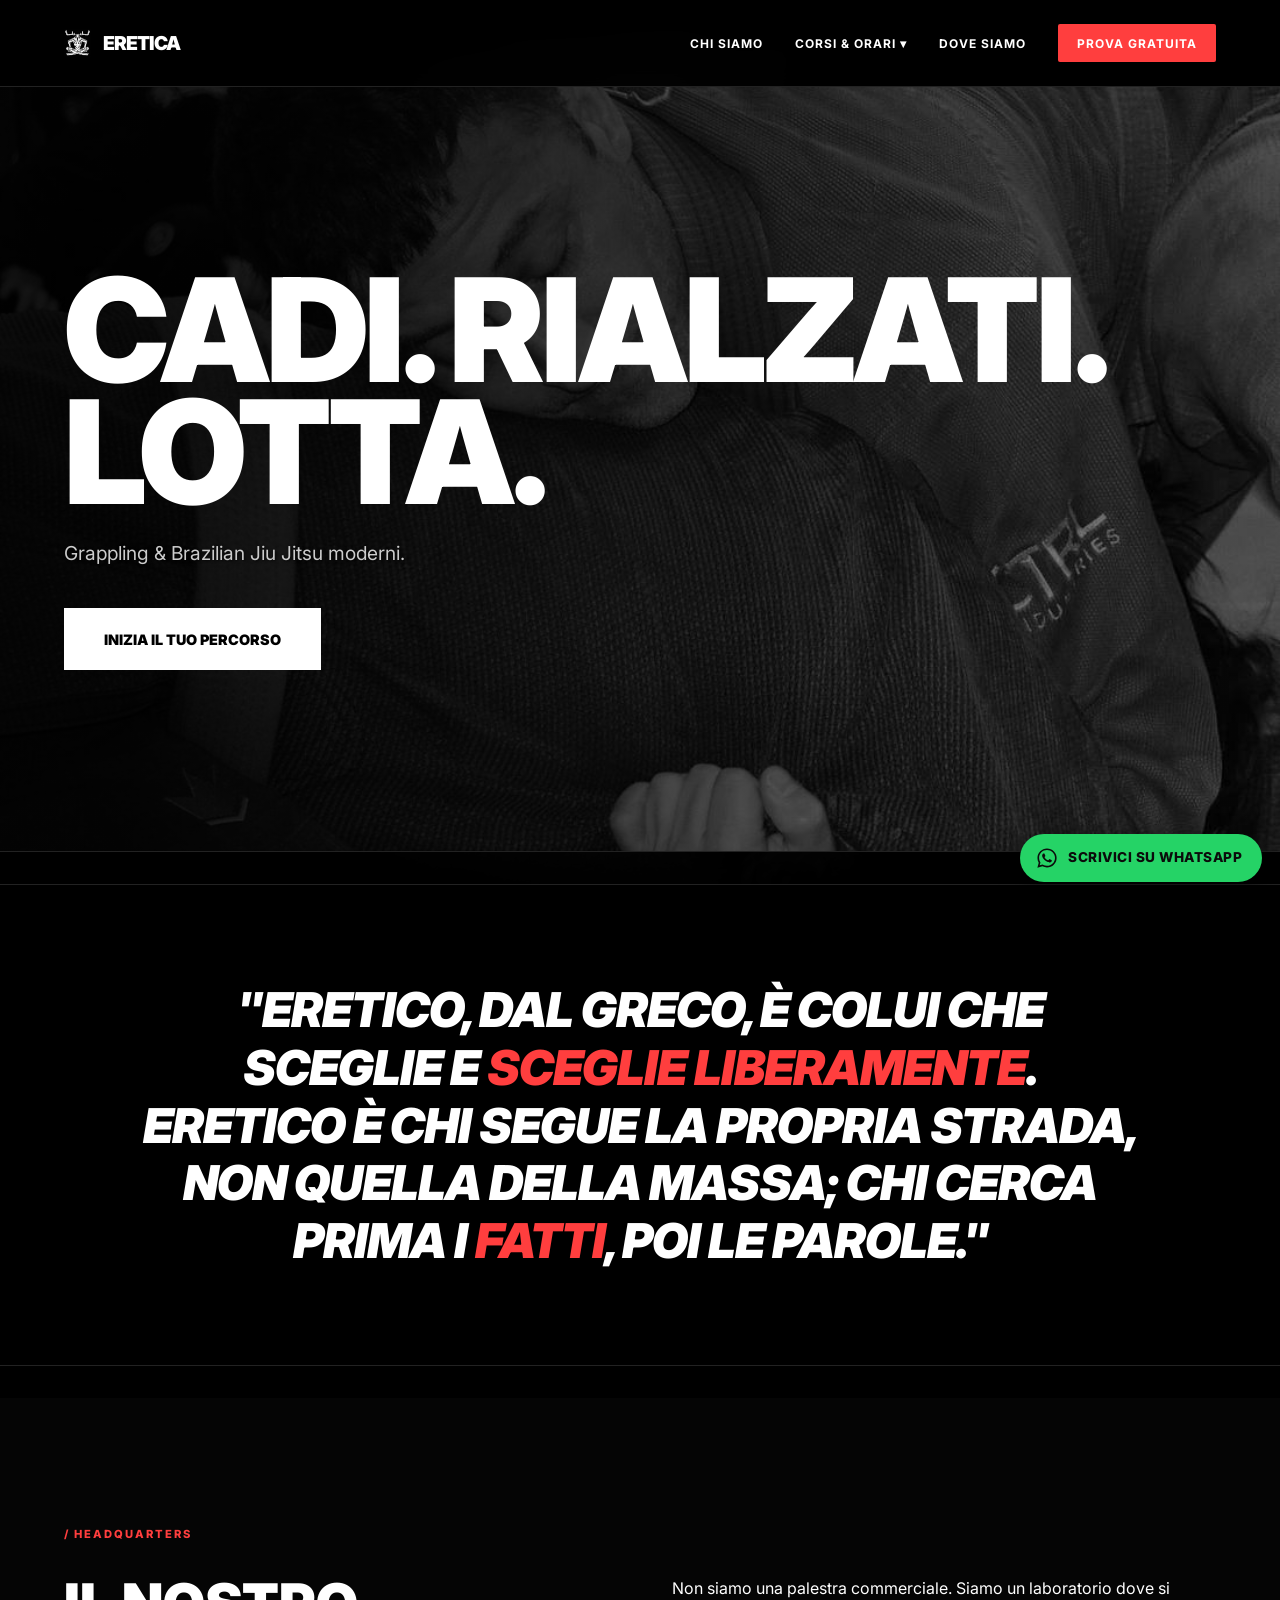
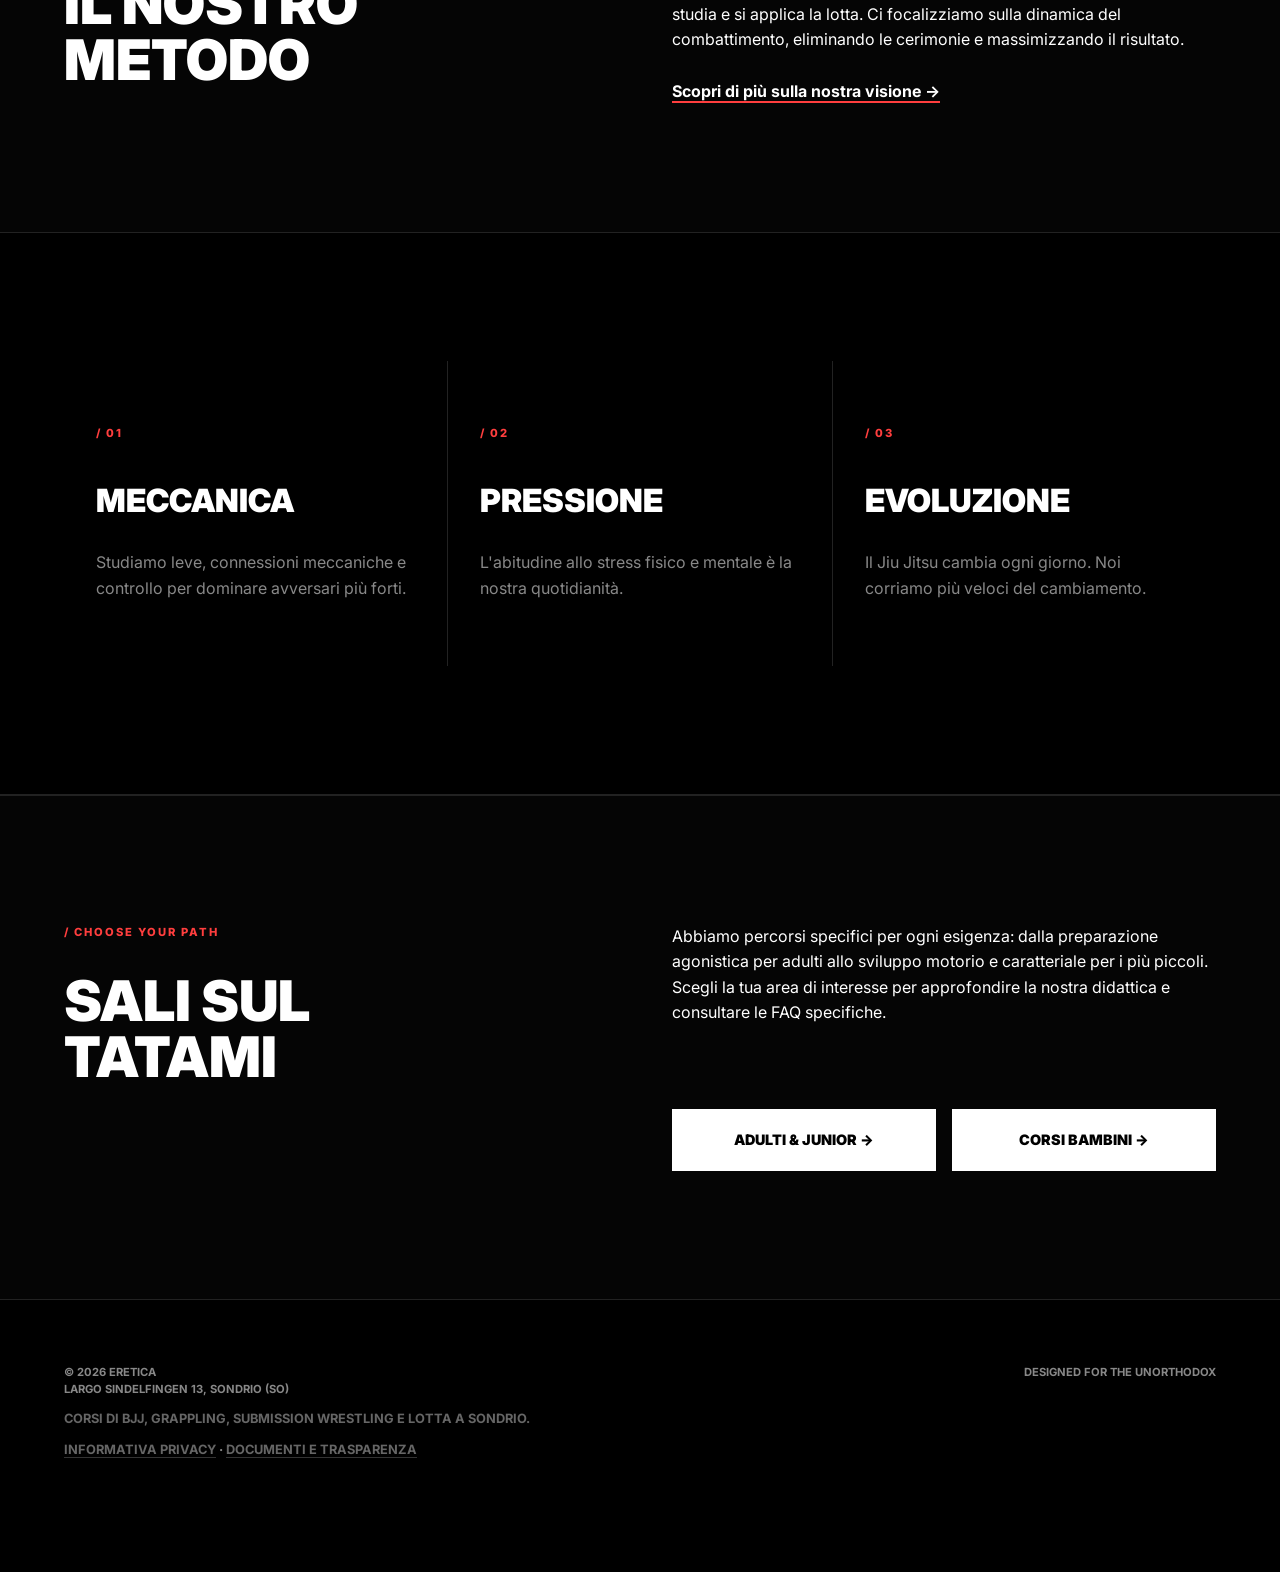
<file: index.html>
<!DOCTYPE html>
<html lang="it">
<head>
    <meta charset="UTF-8">
    <meta name="viewport" content="width=device-width, initial-scale=1.0">
    <title>BJJ e Grappling a Sondrio | ERETICA Jiu Jitsu</title>

    <meta name="description" content="Palestra di Brazilian Jiu Jitsu e Grappling no-gi a Sondrio. Corsi per adulti, principianti e bambini dai 5 anni. Prima lezione gratuita.">
    <link rel="canonical" href="https://ereticajiujitsu.com/">

    <meta property="og:type" content="website">
    <meta property="og:site_name" content="ERETICA Jiu Jitsu">
    <meta property="og:locale" content="it_IT">
    <meta property="og:title" content="BJJ e Grappling a Sondrio | ERETICA Jiu Jitsu">
    <meta property="og:description" content="Brazilian Jiu Jitsu e Grappling no-gi a Sondrio. Adulti, principianti e bambini dai 5 anni. Prima lezione gratuita.">
    <meta property="og:url" content="https://ereticajiujitsu.com/">
    <meta property="og:image" content="https://ereticajiujitsu.com/assets/og-home.jpg">
    <meta property="og:image:width" content="1200">
    <meta property="og:image:height" content="630">
    <meta property="og:image:alt" content="Allenamento di Brazilian Jiu Jitsu da Eretica, Sondrio">
    <meta name="twitter:card" content="summary_large_image">

    <meta name="theme-color" content="#FF3E3E">

    <link rel="icon" type="image/png" sizes="32x32" href="assets/favicon-32.png">
    <link rel="apple-touch-icon" href="assets/apple-touch-icon.png">

    <link rel="preconnect" href="https://fonts.googleapis.com">
    <link rel="preconnect" href="https://fonts.gstatic.com" crossorigin>
    <link href="https://fonts.googleapis.com/css2?family=Inter:wght@400;700;900&display=swap" rel="stylesheet">
    <link rel="preload" as="image" href="assets/hero-bg.jpg">

    <link rel="stylesheet" href="css/style.css">
    <script src="js/watermark.js" defer></script>

    <script type="application/ld+json">
    {
      "@context": "https://schema.org",
      "@type": "SportsActivityLocation",
      "@id": "https://ereticajiujitsu.com/#eretica",
      "name": "ERETICA Jiu Jitsu",
      "alternateName": [
        "Eretica - Lotta, Grappling & BJJ",
        "Eretica Associazione Sportiva Dilettantistica"
      ],
      "description": "Laboratorio di Brazilian Jiu Jitsu e Grappling no-gi a Sondrio. Corsi per adulti, principianti e bambini.",
      "url": "https://ereticajiujitsu.com/",
      "logo": "https://ereticajiujitsu.com/assets/apple-touch-icon.png",
      "image": "https://ereticajiujitsu.com/assets/og-home.jpg",
      "telephone": "+39 346 5417684",
      "email": "eretica.grappling@gmail.com",
      "currenciesAccepted": "EUR",
      "address": {
        "@type": "PostalAddress",
        "streetAddress": "Largo Sindelfingen 13",
        "addressLocality": "Sondrio",
        "addressRegion": "SO",
        "postalCode": "23100",
        "addressCountry": "IT"
      },
      "areaServed": [
        { "@type": "City", "name": "Sondrio" },
        { "@type": "City", "name": "Albosaggia" },
        { "@type": "City", "name": "Caiolo" },
        { "@type": "City", "name": "Piateda" },
        { "@type": "City", "name": "Montagna in Valtellina" },
        { "@type": "City", "name": "Tresivio" },
        { "@type": "City", "name": "Poggiridenti" },
        { "@type": "City", "name": "Chiuro" },
        { "@type": "City", "name": "Berbenno di Valtellina" },
        { "@type": "City", "name": "Castione Andevenno" }
      ],
      "sameAs": [
        "https://www.instagram.com/ereticajiujitsu/",
        "https://www.google.com/search?kgmid=/g/11wj4f635f"
      ],
      "sport": ["Brazilian Jiu Jitsu", "Grappling", "Submission Wrestling"],
      "openingHoursSpecification": [
        { "@type": "OpeningHoursSpecification", "dayOfWeek": "Monday", "opens": "12:00", "closes": "13:00" },
        { "@type": "OpeningHoursSpecification", "dayOfWeek": "Tuesday", "opens": "17:30", "closes": "20:30" },
        { "@type": "OpeningHoursSpecification", "dayOfWeek": "Wednesday", "opens": "18:30", "closes": "20:30" },
        { "@type": "OpeningHoursSpecification", "dayOfWeek": "Thursday", "opens": "12:00", "closes": "13:00" },
        { "@type": "OpeningHoursSpecification", "dayOfWeek": "Thursday", "opens": "17:30", "closes": "20:00" },
        { "@type": "OpeningHoursSpecification", "dayOfWeek": "Friday", "opens": "18:30", "closes": "20:00" },
        { "@type": "OpeningHoursSpecification", "dayOfWeek": "Saturday", "opens": "10:00", "closes": "11:30" }
      ]
    }
    </script>
</head>
<body>

    <header class="navbar">
        <div class="logo">
            <a href="index.html" style="display: flex; align-items: center; text-decoration: none; color: var(--fg);">
                <img src="assets/logo-nav.png" alt="" width="27" height="28" style="height: 28px; width: auto; margin-right: 12px; filter: grayscale(100%); transition: 0.3s ease;">
                ERETICA
            </a>
        </div>
        
        <button class="hamburger" id="hamburger-btn" aria-label="Apri il menu" aria-expanded="false" aria-controls="mobile-nav">☰</button>
        
        <nav id="mobile-nav">
            <a href="about.html">Chi Siamo</a>
            <div class="dropdown">
                <a href="javascript:void(0);" style="cursor: pointer;">Corsi & Orari ▾</a>
                <div class="dropdown-content">
                    <a href="corsi.html">Adulti & Junior</a>
                    <a href="bambini.html">Bambini</a>
                </div>
            </div>
            <a href="contatti.html">Dove Siamo</a>
            <a href="prova.html" class="btn-nav">Prova Gratuita</a>
        </nav>
    </header>

    <main>
        <section class="hero">
            <div class="hero-content">
                <h1>CADI. RIALZATI.<br>LOTTA.</h1>
                <p>Grappling & Brazilian Jiu Jitsu moderni.</p>
                <div class="hero-actions">
                    <a href="prova.html" class="btn-main">Inizia il tuo percorso</a>
                </div>
            </div>
        </section> <div class="manifesto-block">
            <p class="manifesto-text">
                "Eretico, dal greco, è colui che sceglie e <span class="highlight">sceglie liberamente</span>. Eretico è chi segue la propria strada, non quella della massa; chi cerca prima i <span class="highlight">fatti</span>, poi le parole."
            </p>
        </div>

        <section class="section-padding bg-dark">
            <span class="section-tag">/ Headquarters</span>
            <div class="grid-2">
                <div class="title-area">
                    <h2>IL NOSTRO<br>METODO</h2>
                </div>
                <div class="text-block">
                    <p>Non siamo una palestra commerciale. Siamo un laboratorio dove si studia e si applica la lotta. Ci focalizziamo sulla dinamica del combattimento, eliminando le cerimonie e massimizzando il risultato.</p>
                    <br>
                    <a href="about.html" style="color: white; font-weight: 700; text-decoration: none; border-bottom: 2px solid var(--accent);">Scopri di più sulla nostra visione →</a>
                </div>
            </div>
        </section>

        <section class="section-padding">
            <div class="grid-courses">
                <div class="course-card">
                    <span class="section-tag">/ 01</span>
                    <h3>Meccanica</h3>
                    <p>Studiamo leve, connessioni meccaniche e controllo per dominare avversari più forti.</p>
                </div>
                <div class="course-card">
                    <span class="section-tag">/ 02</span>
                    <h3>Pressione</h3>
                    <p>L'abitudine allo stress fisico e mentale è la nostra quotidianità.</p>
                </div>
                <div class="course-card">
                    <span class="section-tag">/ 03</span>
                    <h3>Evoluzione</h3>
                    <p>Il Jiu Jitsu cambia ogni giorno. Noi corriamo più veloci del cambiamento.</p>
                </div>
            </div>
        </section>

        <section class="section-padding bg-dark" style="border-top: 1px solid var(--border);">
            <div class="grid-2">
                <div class="title-area">
                    <span class="section-tag">/ Choose your path</span>
                    <h2>SALI SUL<br>TATAMI</h2>
                </div>
                <div class="text-block">
                    <p>Abbiamo percorsi specifici per ogni esigenza: dalla preparazione agonistica per adulti allo sviluppo motorio e caratteriale per i più piccoli. Scegli la tua area di interesse per approfondire la nostra didattica e consultare le FAQ specifiche.</p>
                    <br><br>
                        <div style="display: flex; gap: 1rem; flex-wrap: wrap; margin-top: 2rem;">
                            <a href="corsi.html" class="btn-main" style="flex: 1; min-width: 200px; text-align: center; padding: 1.2rem; background-color: var(--fg); color: var(--bg);">ADULTI & JUNIOR →</a>
                            <a href="bambini.html" class="btn-main" style="flex: 1; min-width: 200px; text-align: center; padding: 1.2rem; background-color: var(--fg); color: var(--bg);">CORSI BAMBINI →</a>
                        </div>
                </div>
            </div>
        </section>

    </main>

    <footer>
        <div class="footer-left">
            <p>© 2026 ERETICA <br>Largo Sindelfingen 13, Sondrio (SO)</p>
            <p style="font-size: 0.8rem; color: #666; margin-top: 10px;">Corsi di BJJ, Grappling, Submission Wrestling e Lotta a Sondrio.</p>
            <p style="font-size: 0.8rem; margin-top: 10px;"><a href="privacy.html" style="color: #666; text-decoration: none; border-bottom: 1px solid #333;">Informativa privacy</a> · <a href="documenti.html" style="color: #666; text-decoration: none; border-bottom: 1px solid #333;">Documenti e trasparenza</a></p>
        </div>
        <div class="footer-right">
            <p>DESIGNED FOR THE UNORTHODOX</p>
        </div>
    </footer>
  
    <script>
        const btn = document.getElementById('hamburger-btn');
        const nav = document.getElementById('mobile-nav');
        
        if (btn && nav) {
            btn.addEventListener('click', () => {
                const open = nav.classList.toggle('active');
                btn.innerHTML = open ? '✕' : '☰';
                btn.setAttribute('aria-expanded', open ? 'true' : 'false');
                btn.setAttribute('aria-label', open ? 'Chiudi il menu' : 'Apri il menu');
            });
        }

        const dropdownLink = document.querySelector('.dropdown > a');
        const dropdown = document.querySelector('.dropdown');
        
        if (dropdownLink && dropdown) {
            dropdownLink.addEventListener('click', (e) => {
                if (window.innerWidth <= 768) {
                    e.preventDefault(); 
                    dropdown.classList.toggle('open');
                }
            });
        }
    </script>


    <a class="wa-float" href="https://wa.me/393465417684?text=Ciao%21%20Vorrei%20provare%20una%20lezione%20da%20Eretica." target="_blank" rel="noopener"
       aria-label="Scrivici su WhatsApp"><svg viewBox="0 0 448 512" aria-hidden="true" focusable="false"><path d="M380.9 97.1C339 55.1 283.2 32 223.9 32c-122.4 0-222 99.6-222 222 0 39.1 10.2 77.3 29.6 111L0 480l117.7-30.9c32.4 17.7 68.9 27 106.1 27h.1c122.3 0 224.1-99.6 224.1-222 0-59.3-25.2-115-67.1-157zm-157 341.6c-33.2 0-65.7-8.9-94-25.7l-6.7-4-69.8 18.3L72 359.2l-4.4-7c-18.5-29.4-28.2-63.3-28.2-98.2 0-101.7 82.8-184.5 184.6-184.5 49.3 0 95.6 19.2 130.4 54.1 34.8 34.9 56.2 81.2 56.1 130.5 0 101.8-84.9 184.6-186.6 184.6zm101.2-138.2c-5.5-2.8-32.8-16.2-37.9-18-5.1-1.9-8.8-2.8-12.5 2.8-3.7 5.6-14.3 18-17.6 21.8-3.2 3.7-6.5 4.2-12 1.4-32.6-16.3-54-29.1-75.5-66-5.7-9.8 5.7-9.1 16.3-30.3 1.8-3.7.9-6.9-.5-9.7-1.4-2.8-12.5-30.1-17.1-41.2-4.5-10.8-9.1-9.3-12.5-9.5-3.2-.2-6.9-.2-10.6-.2-3.7 0-9.7 1.4-14.8 6.9-5.1 5.6-19.4 19-19.4 46.3 0 27.3 19.9 53.7 22.6 57.4 2.8 3.7 39.1 59.7 94.8 83.8 35.2 15.2 49 16.5 66.6 13.9 10.7-1.6 32.8-13.4 37.4-26.4 4.6-13 4.6-24.1 3.2-26.4-1.3-2.5-5-3.9-10.5-6.6z"/></svg><span>Scrivici su WhatsApp</span></a>

</body>
</html>
</file>
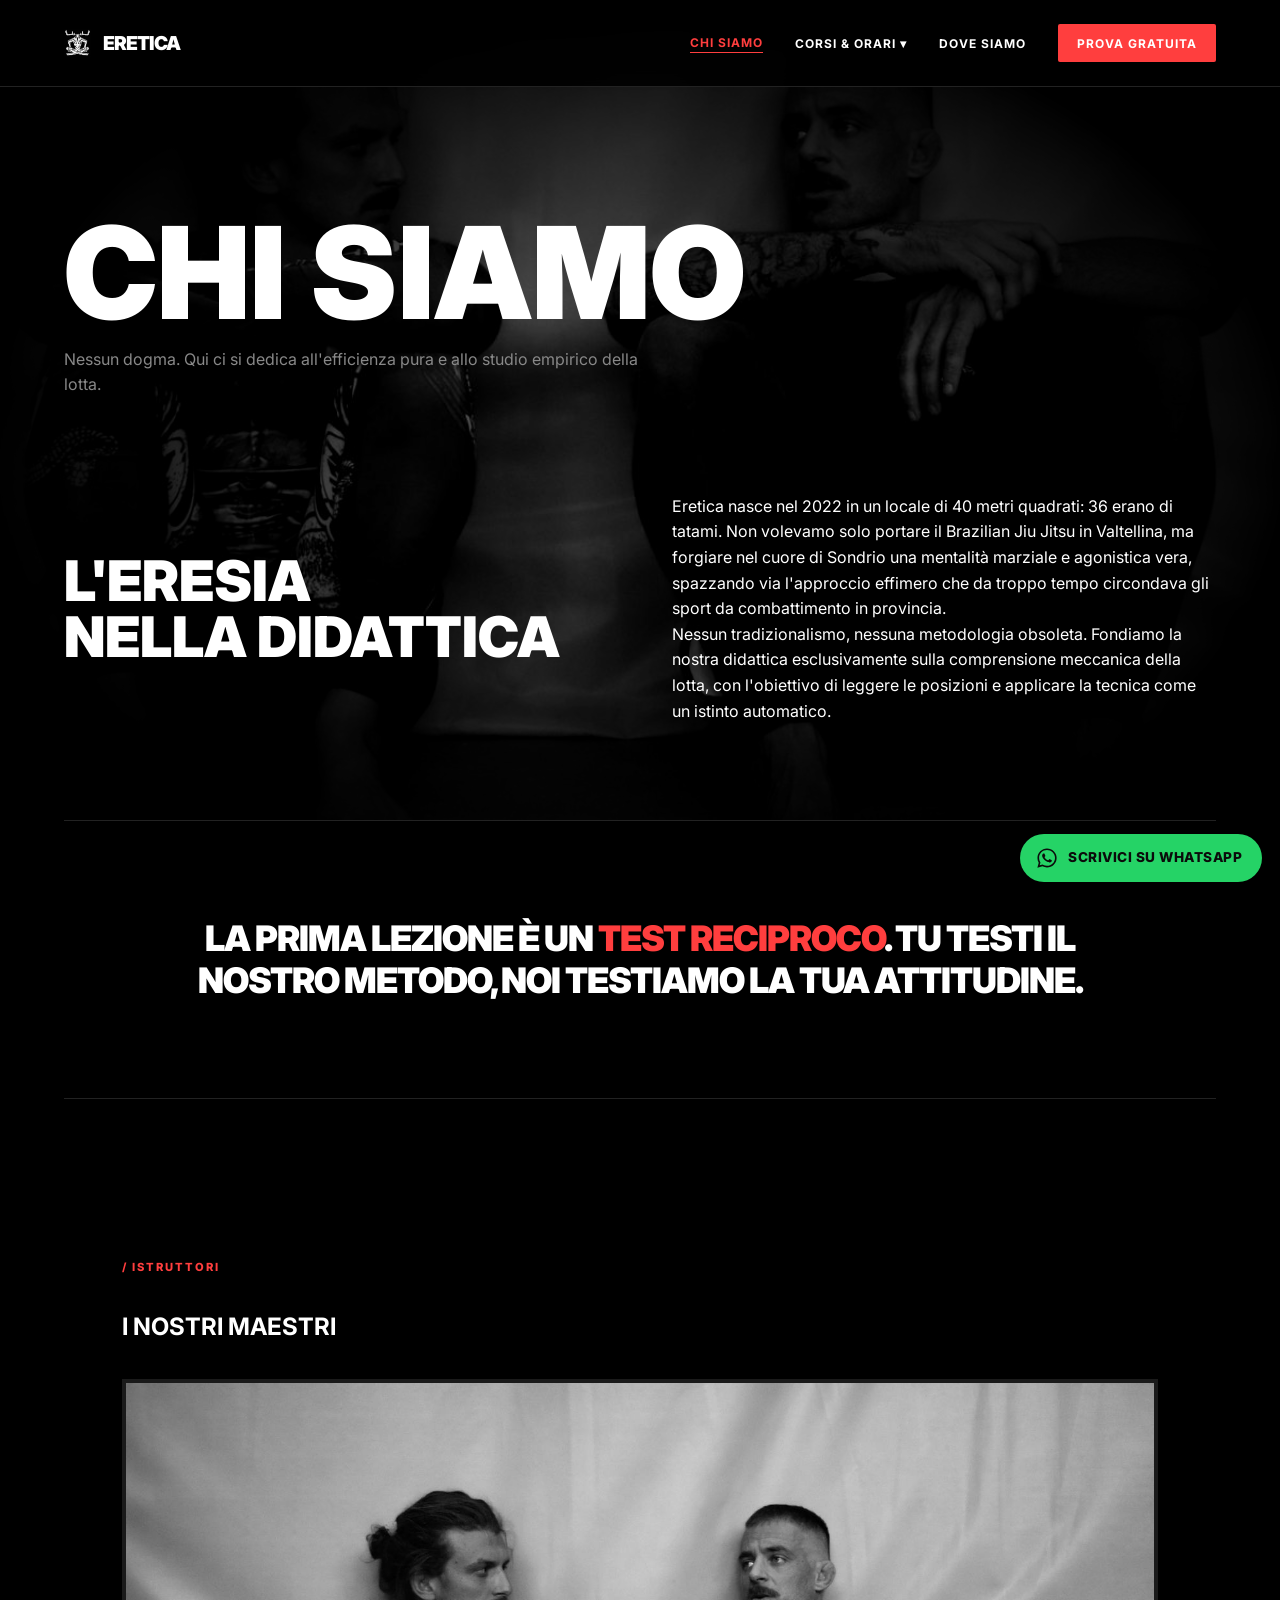
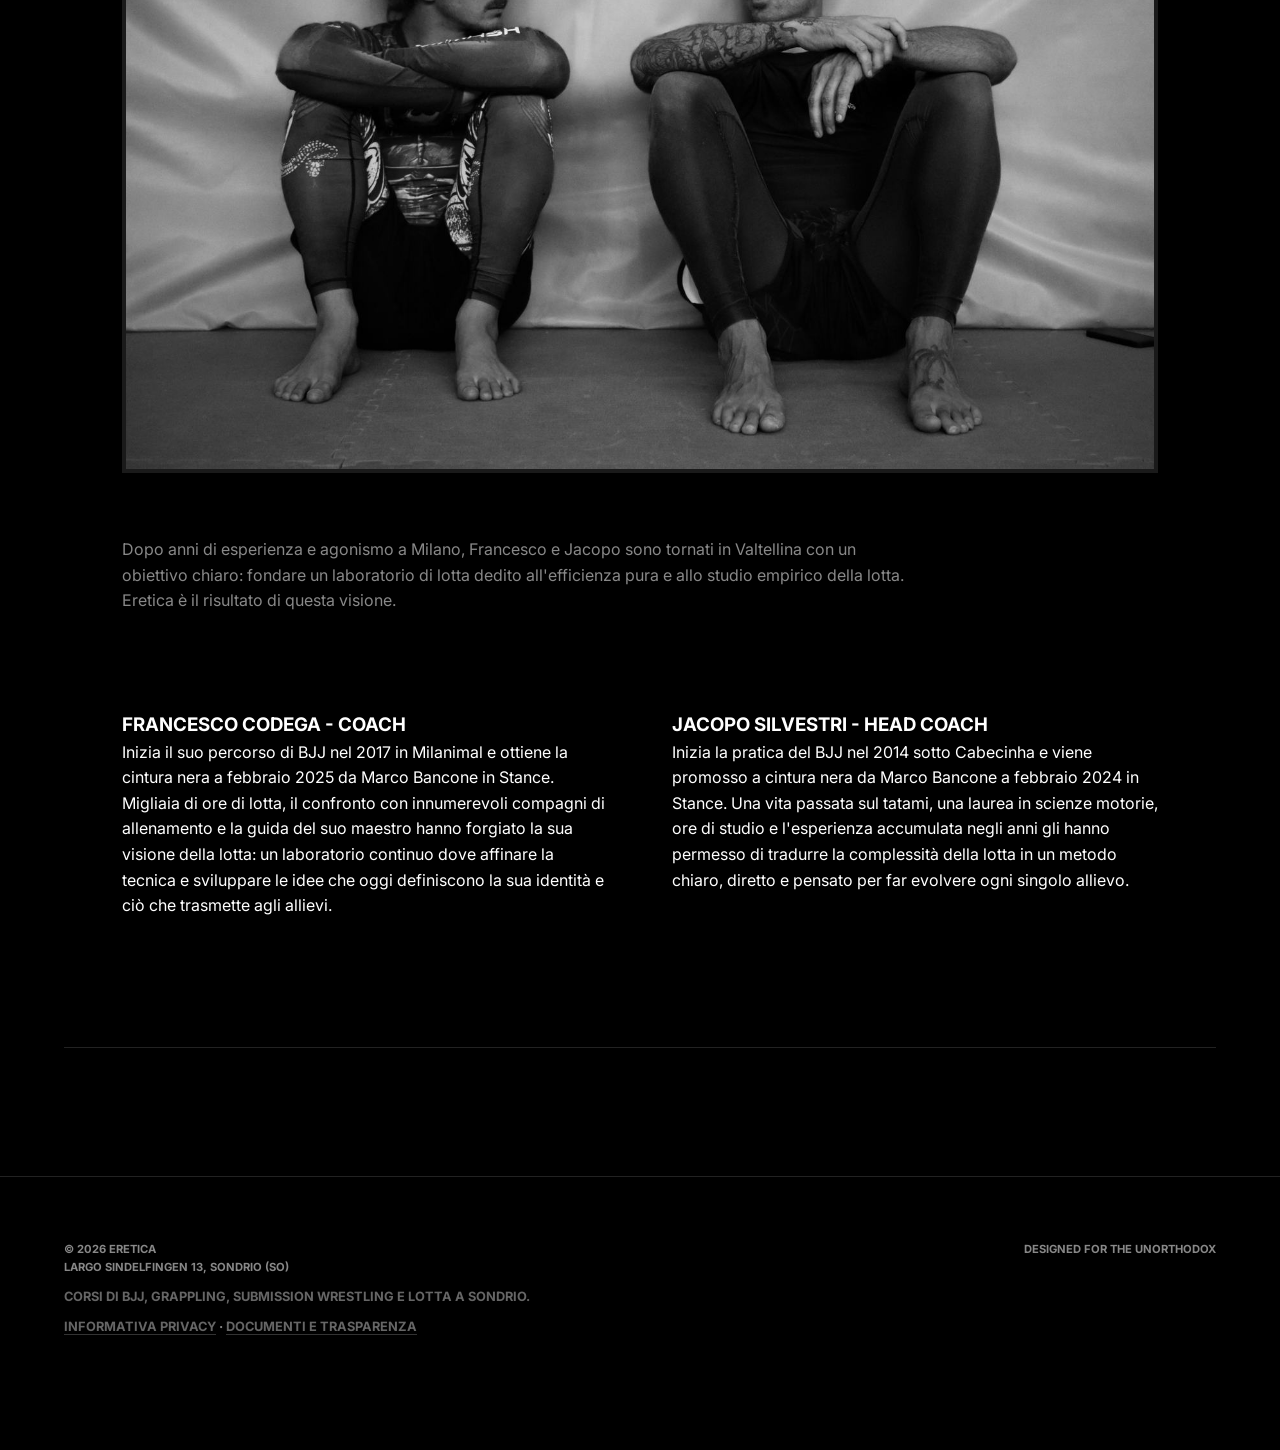
<file: about.html>
<!DOCTYPE html>
<html lang="it">
<head>
    <meta charset="UTF-8">
    <meta name="viewport" content="width=device-width, initial-scale=1.0">
    <title>Chi siamo | ERETICA Jiu Jitsu, Sondrio</title>

    <meta name="description" content="Eretica nasce a Sondrio nel 2022: un laboratorio di Brazilian Jiu Jitsu e Grappling fondato sulla meccanica della lotta. Chi siamo e chi insegna.">
    <link rel="canonical" href="https://ereticajiujitsu.com/about.html">

    <meta property="og:type" content="website">
    <meta property="og:site_name" content="ERETICA Jiu Jitsu">
    <meta property="og:locale" content="it_IT">
    <meta property="og:title" content="Chi siamo | ERETICA Jiu Jitsu, Sondrio">
    <meta property="og:description" content="Un laboratorio di Brazilian Jiu Jitsu e Grappling nato a Sondrio nel 2022. Nessun dogma: solo meccanica della lotta.">
    <meta property="og:url" content="https://ereticajiujitsu.com/about.html">
    <meta property="og:image" content="https://ereticajiujitsu.com/assets/og-prova.jpg">
    <meta property="og:image:width" content="1200">
    <meta property="og:image:height" content="630">
    <meta property="og:image:alt" content="Gli istruttori di Eretica, Sondrio">
    <meta name="twitter:card" content="summary_large_image">

    <meta name="theme-color" content="#FF3E3E">

    <link rel="icon" type="image/png" sizes="32x32" href="assets/favicon-32.png">
    <link rel="apple-touch-icon" href="assets/apple-touch-icon.png">

    <link rel="preconnect" href="https://fonts.googleapis.com">
    <link rel="preconnect" href="https://fonts.gstatic.com" crossorigin>
    <link href="https://fonts.googleapis.com/css2?family=Inter:wght@400;700;900&display=swap" rel="stylesheet">
    
    <link rel="stylesheet" href="css/style.css">
    <script src="js/watermark.js" defer></script>
</head>
<body>

    <header class="navbar">
    <div class="logo">
            <a href="index.html" style="display: flex; align-items: center; text-decoration: none; color: var(--fg);">
                
                <img src="assets/logo-nav.png" alt="" width="27" height="28" style="height: 28px; width: auto; margin-right: 12px; filter: grayscale(100%); transition: 0.3s ease;">
                
                ERETICA
            </a>
        </div>
        
        <button class="hamburger" id="hamburger-btn" aria-label="Apri il menu" aria-expanded="false" aria-controls="mobile-nav">☰</button>
        
        <nav id="mobile-nav">
            <a href="about.html" style="color: var(--accent); border-bottom: 1px solid var(--accent);">Chi Siamo</a>
            <div class="dropdown">
                <a href="javascript:void(0);" style="cursor: pointer;">Corsi & Orari ▾</a>
                <div class="dropdown-content">
                    <a href="corsi.html">Adulti & Junior</a>
                    <a href="bambini.html">Bambini</a>
                </div>
            </div>
            <a href="contatti.html">Dove Siamo</a>
            <a href="prova.html" class="btn-nav">Prova Gratuita</a>
        </nav>
    </header>

    <main class="section-padding">
        
        <div class="about-hero">
            <h1 style="font-size: clamp(3rem, 10vw, 8rem); font-weight: 900; line-height: 0.9;">CHI SIAMO</h1>
            <p style="color: var(--muted); max-width: 600px; margin-top: 1rem;">Nessun dogma. Qui ci si dedica all'efficienza pura e allo studio empirico della lotta.</p>
        </div>

        <div class="grid-2" style="margin-top: 6rem; align-items: center;">
            <div class="title-area">
                <h2>L'ERESIA<br>NELLA DIDATTICA</h2>
            </div>
            <div class="text-block">
                <p>Eretica nasce nel 2022 in un locale di 40 metri quadrati: 36 erano di tatami. Non volevamo solo portare il Brazilian Jiu Jitsu in Valtellina, ma forgiare nel cuore di Sondrio una mentalità marziale e agonistica vera, spazzando via l'approccio effimero che da troppo tempo circondava gli sport da combattimento in provincia.</p>
                <p>Nessun tradizionalismo, nessuna metodologia obsoleta. Fondiamo la nostra didattica esclusivamente sulla comprensione meccanica della lotta, con l'obiettivo di leggere le posizioni e applicare la tecnica come un istinto automatico.</p>
            </div>
        </div>

        <div class="manifesto-block" style="margin-top: 6rem;">
            <p class="manifesto-text" style="font-size: clamp(1.4rem, 3vw, 2.2rem); font-style: normal;">
                La prima lezione è un <span class="highlight">test reciproco</span>. Tu testi il nostro metodo,
                noi testiamo la tua attitudine.
            </p>
        </div>

        <div class="section-padding">
            <span class="section-tag">/ Istruttori</span>
            <h2>I NOSTRI MAESTRI</h2>
            
            <div class="photo-frame" style="margin-top: 2rem;">
                <img src="assets/coach-web.jpg" width="1600" height="1067" loading="lazy" decoding="async"
                     alt="Jacopo Silvestri e Francesco Codega, istruttori di Eretica a Sondrio">
            </div>

            <p style="color: var(--muted); max-width: 800px; margin-top: 4rem; margin-bottom: 6rem;">Dopo anni di esperienza e agonismo a Milano, Francesco e Jacopo sono tornati in Valtellina con un obiettivo chiaro: fondare un laboratorio di lotta dedito all'efficienza pura e allo studio empirico della lotta. Eretica è il risultato di questa visione.</p>

            <div class="grid-2">
                <div class="text-block">
                    <h3>FRANCESCO CODEGA - COACH</h3>
                    <p>Inizia il suo percorso di BJJ nel 2017 in Milanimal e ottiene la cintura nera a febbraio 2025 da Marco Bancone in Stance. Migliaia di ore di lotta, il confronto con innumerevoli compagni di allenamento e la guida del suo maestro hanno forgiato la sua visione della lotta: un laboratorio continuo dove affinare la tecnica e sviluppare le idee che oggi definiscono la sua identità e ciò che trasmette agli allievi.</p>
                </div>
                <div class="text-block">
                    <h3>JACOPO SILVESTRI - HEAD COACH</h3>
                    <p>Inizia la pratica del BJJ nel 2014 sotto Cabecinha e viene promosso a cintura nera da Marco Bancone a febbraio 2024 in Stance. Una vita passata sul tatami, una laurea in scienze motorie, ore di studio e l'esperienza accumulata negli anni gli hanno permesso di tradurre la complessità della lotta in un metodo chiaro, diretto e pensato per far evolvere ogni singolo allievo.</p>
                </div>
            </div>
        </div>

    </main>

    <footer>
        <div class="footer-left">
            <p>© 2026 ERETICA<br>Largo Sindelfingen 13, Sondrio (SO)</p>
            <p style="font-size: 0.8rem; color: #666; margin-top: 10px;">Corsi di BJJ, Grappling, Submission Wrestling e Lotta a Sondrio.</p>
            <p style="font-size: 0.8rem; margin-top: 10px;"><a href="privacy.html" style="color: #666; text-decoration: none; border-bottom: 1px solid #333;">Informativa privacy</a> · <a href="documenti.html" style="color: #666; text-decoration: none; border-bottom: 1px solid #333;">Documenti e trasparenza</a></p>
        </div>
        <div class="footer-right">
            <p>DESIGNED FOR THE UNORTHODOX</p>
        </div>
    </footer>

    <script>
        const btn = document.getElementById('hamburger-btn');
        const nav = document.getElementById('mobile-nav');
        
        if (btn && nav) {
            btn.addEventListener('click', () => {
                const open = nav.classList.toggle('active');
                btn.innerHTML = open ? '✕' : '☰';
                btn.setAttribute('aria-expanded', open ? 'true' : 'false');
                btn.setAttribute('aria-label', open ? 'Chiudi il menu' : 'Apri il menu');
            });
        }

        // Tendina "Corsi & Orari" su mobile: senza questo, da telefono
        // non si riusciva ad aprire il sottomenu da questa pagina.
        const dropdownLink = document.querySelector('.dropdown > a');
        const dropdown = document.querySelector('.dropdown');

        if (dropdownLink && dropdown) {
            dropdownLink.addEventListener('click', (e) => {
                if (window.innerWidth <= 768) {
                    e.preventDefault();
                    dropdown.classList.toggle('open');
                }
            });
        }
    </script>


    <a class="wa-float" href="https://wa.me/393465417684?text=Ciao%21%20Vorrei%20provare%20una%20lezione%20da%20Eretica." target="_blank" rel="noopener"
       aria-label="Scrivici su WhatsApp"><svg viewBox="0 0 448 512" aria-hidden="true" focusable="false"><path d="M380.9 97.1C339 55.1 283.2 32 223.9 32c-122.4 0-222 99.6-222 222 0 39.1 10.2 77.3 29.6 111L0 480l117.7-30.9c32.4 17.7 68.9 27 106.1 27h.1c122.3 0 224.1-99.6 224.1-222 0-59.3-25.2-115-67.1-157zm-157 341.6c-33.2 0-65.7-8.9-94-25.7l-6.7-4-69.8 18.3L72 359.2l-4.4-7c-18.5-29.4-28.2-63.3-28.2-98.2 0-101.7 82.8-184.5 184.6-184.5 49.3 0 95.6 19.2 130.4 54.1 34.8 34.9 56.2 81.2 56.1 130.5 0 101.8-84.9 184.6-186.6 184.6zm101.2-138.2c-5.5-2.8-32.8-16.2-37.9-18-5.1-1.9-8.8-2.8-12.5 2.8-3.7 5.6-14.3 18-17.6 21.8-3.2 3.7-6.5 4.2-12 1.4-32.6-16.3-54-29.1-75.5-66-5.7-9.8 5.7-9.1 16.3-30.3 1.8-3.7.9-6.9-.5-9.7-1.4-2.8-12.5-30.1-17.1-41.2-4.5-10.8-9.1-9.3-12.5-9.5-3.2-.2-6.9-.2-10.6-.2-3.7 0-9.7 1.4-14.8 6.9-5.1 5.6-19.4 19-19.4 46.3 0 27.3 19.9 53.7 22.6 57.4 2.8 3.7 39.1 59.7 94.8 83.8 35.2 15.2 49 16.5 66.6 13.9 10.7-1.6 32.8-13.4 37.4-26.4 4.6-13 4.6-24.1 3.2-26.4-1.3-2.5-5-3.9-10.5-6.6z"/></svg><span>Scrivici su WhatsApp</span></a>

</body>
</html>
</file>
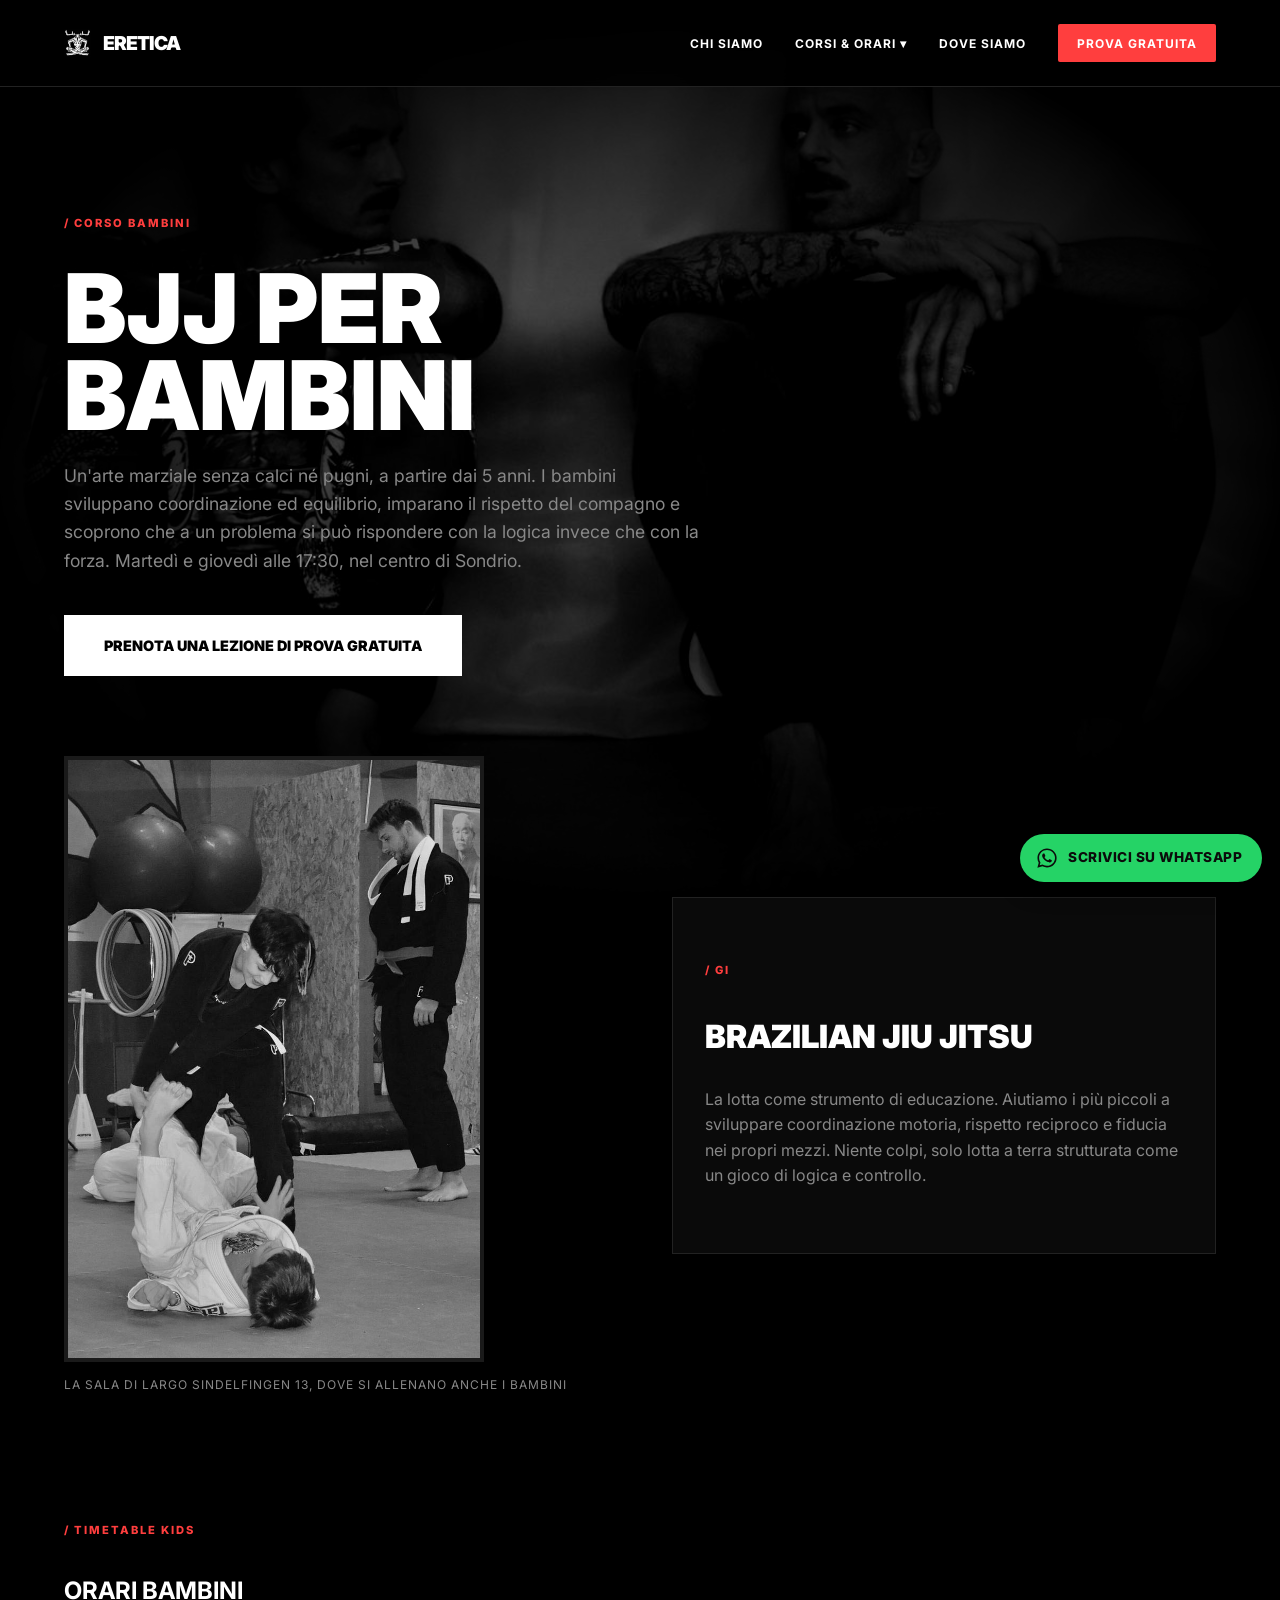
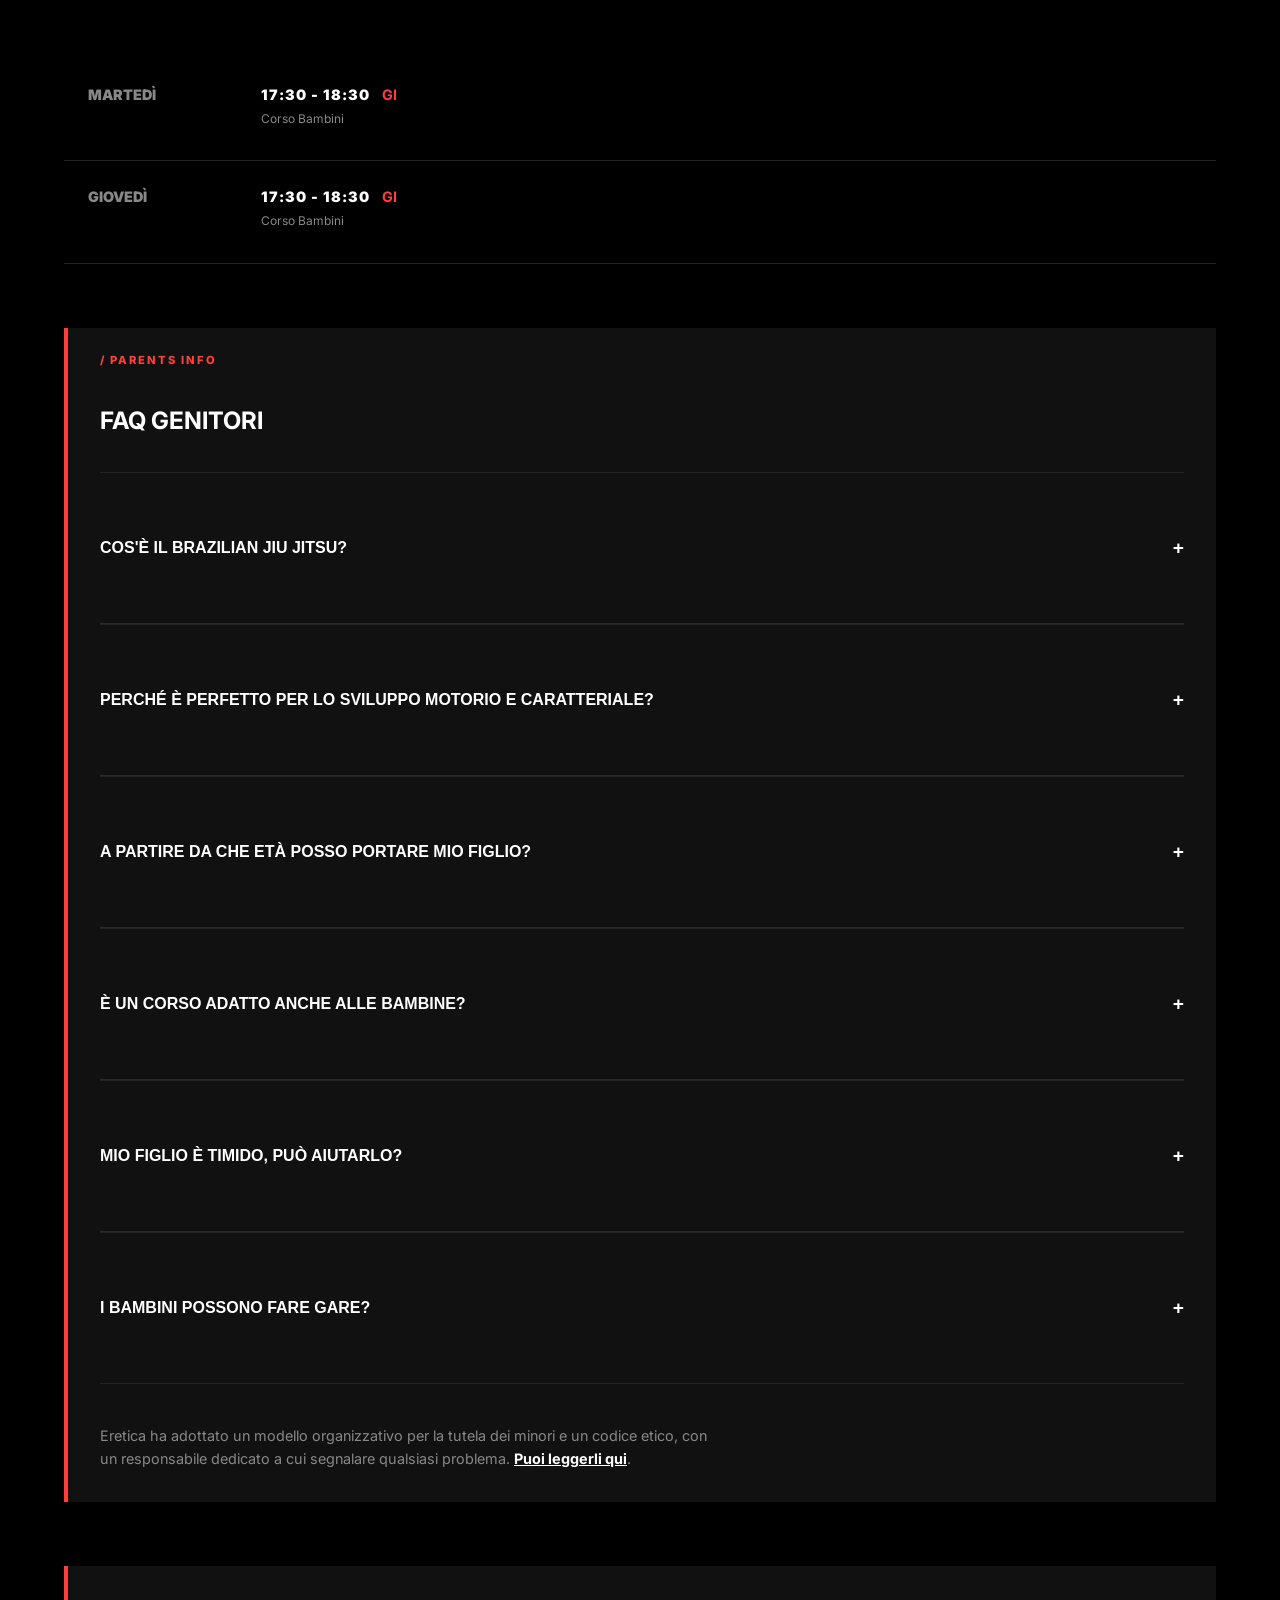
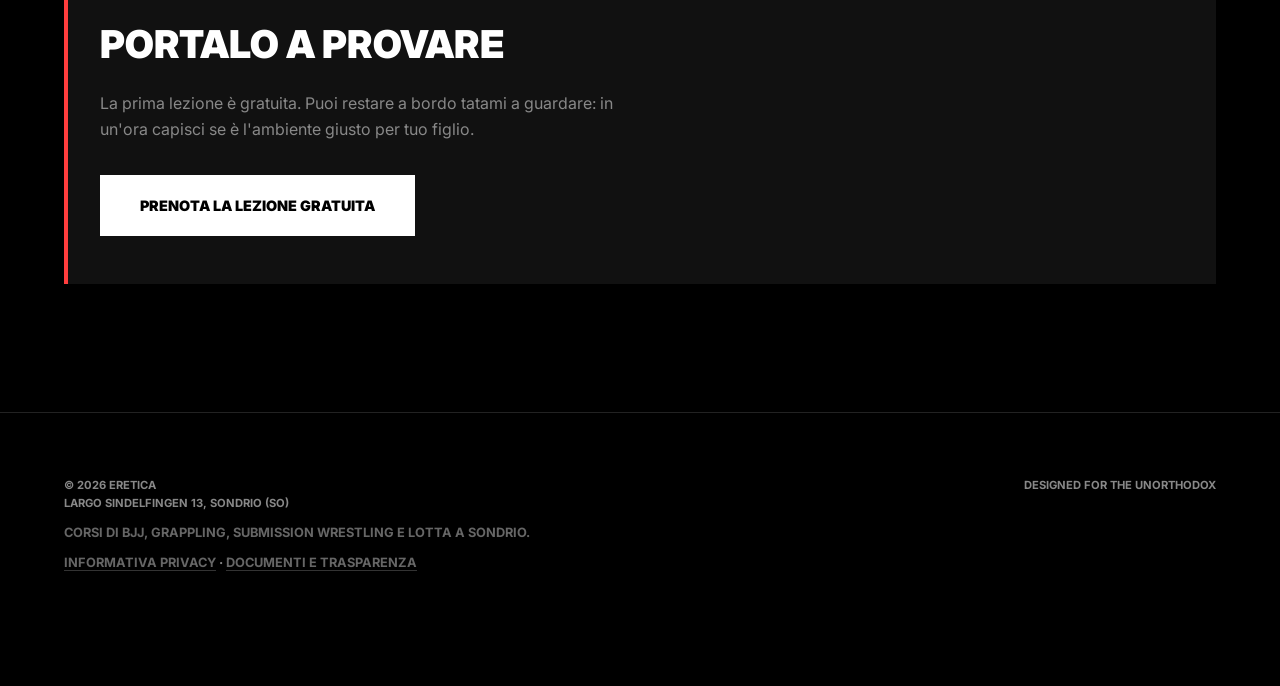
<file: bambini.html>
<!DOCTYPE html>
<html lang="it">
<head>
    <meta charset="UTF-8">
    <meta name="viewport" content="width=device-width, initial-scale=1.0">
    <title>BJJ per bambini a Sondrio, dai 5 anni | ERETICA</title>

    <meta name="description" content="Corso di Brazilian Jiu Jitsu per bambini a Sondrio, dai 5 anni: niente calci né pugni, solo lotta a terra guidata. Martedì e giovedì, prima lezione gratuita.">
    <link rel="canonical" href="https://ereticajiujitsu.com/bambini.html">

    <meta property="og:type" content="website">
    <meta property="og:site_name" content="ERETICA Jiu Jitsu">
    <meta property="og:locale" content="it_IT">
    <meta property="og:title" content="BJJ per bambini a Sondrio, dai 5 anni | ERETICA">
    <meta property="og:description" content="Un'arte marziale senza calci né pugni, dai 5 anni. Martedì e giovedì alle 17:30 a Sondrio. Prima lezione gratuita.">
    <meta property="og:url" content="https://ereticajiujitsu.com/bambini.html">
    <meta property="og:image" content="https://ereticajiujitsu.com/assets/og-bambini.jpg">
    <meta property="og:image:width" content="1200">
    <meta property="og:image:height" content="630">
    <meta property="og:image:alt" content="Lezione di Brazilian Jiu Jitsu con il kimono da Eretica, Sondrio">
    <meta name="twitter:card" content="summary_large_image">

    <meta name="theme-color" content="#FF3E3E">

    <link rel="icon" type="image/png" sizes="32x32" href="assets/favicon-32.png">
    <link rel="apple-touch-icon" href="assets/apple-touch-icon.png">

    <link rel="preconnect" href="https://fonts.googleapis.com">
    <link rel="preconnect" href="https://fonts.gstatic.com" crossorigin>
    <link href="https://fonts.googleapis.com/css2?family=Inter:wght@400;700;900&display=swap" rel="stylesheet">
    
    <link rel="stylesheet" href="css/style.css">
    <script src="js/watermark.js" defer></script>

</head>
<body>

    <header class="navbar">
        <div class="logo">
            <a href="index.html" style="display: flex; align-items: center; text-decoration: none; color: var(--fg);">
                <img src="assets/logo-nav.png" alt="" width="27" height="28" style="height: 28px; width: auto; margin-right: 12px; filter: grayscale(100%); transition: 0.3s ease;">
                ERETICA
            </a>
        </div>
        
        <button class="hamburger" id="hamburger-btn" aria-label="Apri il menu" aria-expanded="false" aria-controls="mobile-nav">☰</button>
        
        <nav id="mobile-nav">
            <a href="about.html">Chi Siamo</a>
            <div class="dropdown">
                <a href="javascript:void(0);" style="cursor: pointer;">Corsi & Orari ▾</a>
                <div class="dropdown-content">
                    <a href="corsi.html">Adulti & Junior</a>
                    <a href="bambini.html">Bambini</a>
                </div>
            </div>
            <a href="contatti.html">Dove Siamo</a>
            <a href="prova.html" class="btn-nav">Prova Gratuita</a>
        </nav>
    </header>

    <main class="section-padding">
        <span class="section-tag">/ Corso bambini</span>
        <h1 style="font-size: clamp(2.6rem, 9vw, 6rem); font-weight: 900; line-height: 0.9;">BJJ PER<br>BAMBINI</h1>
        <p style="color: var(--muted); max-width: 640px; margin-top: 1.5rem; font-size: 1.1rem;">
            Un'arte marziale senza calci né pugni, a partire dai 5 anni. I bambini sviluppano coordinazione
            ed equilibrio, imparano il rispetto del compagno e scoprono che a un problema si può rispondere
            con la logica invece che con la forza. Martedì e giovedì alle 17:30, nel centro di Sondrio.
        </p>

        <div style="margin-top: 2.5rem;">
            <a href="prova.html" class="btn-main">Prenota una lezione di prova gratuita</a>
        </div>

        <div class="grid-2" style="margin-top: 5rem; align-items: center;">
            <div>
                <div class="photo-frame" style="max-width: 420px;">
                    <img src="assets/tatami-web.jpg" width="800" height="1162" loading="lazy" decoding="async"
                         alt="Lezione di Brazilian Jiu Jitsu con il kimono nella sede di Eretica a Sondrio">
                </div>
                <p class="photo-caption">La sala di Largo Sindelfingen 13, dove si allenano anche i bambini</p>
            </div>
            <div class="course-card" style="background: var(--card-bg); border: 1px solid var(--border);">
                <span class="section-tag">/ GI</span>
                <h3>Brazilian Jiu Jitsu</h3>
                <p>La lotta come strumento di educazione. Aiutiamo i più piccoli a sviluppare coordinazione motoria, rispetto reciproco e fiducia nei propri mezzi. Niente colpi, solo lotta a terra strutturata come un gioco di logica e controllo.</p>
            </div>
        </div>

        <div style="margin-top: 8rem;">
            <span class="section-tag">/ Timetable Kids</span>
            <h2>ORARI BAMBINI</h2>
            
            <table class="timetable">
                <tbody>
                    <tr>
                        <th>MARTEDÌ</th>
                        <td>
                            <div class="time-block">
                                <span class="time">17:30 - 18:30</span> <span class="type">GI</span>
                                <span class="level">Corso Bambini</span>
                            </div>
                        </td>
                    </tr>
                    <tr>
                        <th>GIOVEDÌ</th>
                        <td>
                            <div class="time-block">
                                <span class="time">17:30 - 18:30</span> <span class="type">GI</span>
                                <span class="level">Corso Bambini</span>
                            </div>
                        </td>
                    </tr>
                </tbody>
            </table>

            <div class="maat-box" style="padding-top: 1.5rem;">
                <div class="faq-container" style="margin-top: 0;">
                    <span class="section-tag">/ Parents Info</span>
                    <h2 style="margin-bottom: 2rem; color: var(--fg);">FAQ GENITORI</h2>
            
                    <div class="faq-item">
                        <button class="faq-question" aria-expanded="false">Cos'è il Brazilian Jiu Jitsu? <span class="faq-icon">+</span></button>
                        <div class="faq-answer"><p>Nato quasi un secolo fa come evoluzione delle antiche tecniche di lotta dei samurai giapponesi trapiantate in Brasile, il Brazilian Jiu Jitsu è oggi considerato il metodo di difesa personale più efficace al mondo. A differenza di molte altre arti marziali, nel BJJ non si usano calci o pugni: è una disciplina basata interamente sul controllo e sull'intelligenza motoria. Insegniamo ai bambini come risolvere situazioni di conflitto usando la logica, le leve e l'astuzia invece della forza bruta. Questo approccio rende la pratica estremamente sicura, divertente e profondamente formativa per il carattere e la fiducia in se stessi.</p></div>
                    </div>
            
                    <div class="faq-item">
                        <button class="faq-question" aria-expanded="false">Perché è perfetto per lo sviluppo motorio e caratteriale? <span class="faq-icon">+</span></button>
                        <div class="faq-answer"><p>Motorio: sviluppa coordinazione, equilibrio e propriocezione. Caratteriale: insegna la disciplina, il rispetto del compagno e la gestione della sconfitta come momento di crescita.</p></div>
                    </div>

                    <div class="faq-item">
                        <button class="faq-question" aria-expanded="false">A partire da che età posso portare mio figlio? <span class="faq-icon">+</span></button>
                        <div class="faq-answer"><p>Tendenzialmente i corsi dei bambini sono adatti a partire dai 5 anni.</p></div>
                    </div>

                    <div class="faq-item">
                        <button class="faq-question" aria-expanded="false">È un corso adatto anche alle bambine? <span class="faq-icon">+</span></button>
                        <div class="faq-answer"><p>Senza alcun dubbio. Insegnare a una bambina a non temere il contatto fisico, a gestire il proprio spazio e a sapersi difendere usando la logica è uno dei più grandi regali che un genitore possa farle. Sul tatami non esistono stereotipi: le bambine lottano alla pari, imparano il rispetto reciproco e costruiscono fin da piccole un carattere d'acciaio e una profonda fiducia in se stesse.</p></div>
                    </div>

                    <div class="faq-item">
                        <button class="faq-question" aria-expanded="false">Mio figlio è timido, può aiutarlo? <span class="faq-icon">+</span></button>
                        <div class="faq-answer"><p>Assolutamente. Il contatto fisico controllato e il superamento delle sfide sul tatami sono i migliori strumenti per costruire una sana fiducia in se stessi.</p></div>
                    </div>
            
                    <div class="faq-item">
                        <button class="faq-question" aria-expanded="false">I bambini possono fare gare? <span class="faq-icon">+</span></button>
                        <div class="faq-answer"><p>Sì, esistono tornei specifici per bambini dove l'enfasi è sul gioco e sullo spirito sportivo. La partecipazione è sempre facoltativa e concordata con gli istruttori.</p></div>
                    </div>
            

                </div>

                <p style="color: var(--muted); font-size: 0.9rem; margin-top: 2.5rem; max-width: 620px;">
                    Eretica ha adottato un modello organizzativo per la tutela dei minori e un codice etico,
                    con un responsabile dedicato a cui segnalare qualsiasi problema.
                    <a href="documenti.html" style="color: var(--fg); font-weight: 700;">Puoi leggerli qui</a>.
                </p>
            </div>
        </div> 

        <div class="maat-box" style="margin-top: 4rem; padding: 3rem 2rem;">
            <h2 style="font-size: clamp(1.6rem, 4vw, 2.4rem); font-weight: 900; text-transform: uppercase; margin-bottom: 1rem;">Portalo a provare</h2>
            <p style="color: var(--muted); max-width: 560px; margin-bottom: 2rem;">La prima lezione è gratuita. Puoi restare a bordo tatami a guardare: in un'ora capisci se è l'ambiente giusto per tuo figlio.</p>
            <a href="prova.html" class="btn-main">Prenota la lezione gratuita</a>
        </div>
    </main>

    <footer>
        <div class="footer-left">
            <p>© 2026 ERETICA<br>Largo Sindelfingen 13, Sondrio (SO)</p>
            <p style="font-size: 0.8rem; color: #666; margin-top: 10px;">Corsi di BJJ, Grappling, Submission Wrestling e Lotta a Sondrio.</p>
            <p style="font-size: 0.8rem; margin-top: 10px;"><a href="privacy.html" style="color: #666; text-decoration: none; border-bottom: 1px solid #333;">Informativa privacy</a> · <a href="documenti.html" style="color: #666; text-decoration: none; border-bottom: 1px solid #333;">Documenti e trasparenza</a></p>
        </div>
        <div class="footer-right">
            <p>DESIGNED FOR THE UNORTHODOX</p>
        </div>
    </footer>

    <script>
        // Menu Hamburger
        const btn = document.getElementById('hamburger-btn');
        const nav = document.getElementById('mobile-nav');
        if (btn && nav) {
            btn.addEventListener('click', () => {
                const open = nav.classList.toggle('active');
                btn.innerHTML = open ? '✕' : '☰';
                btn.setAttribute('aria-expanded', open ? 'true' : 'false');
                btn.setAttribute('aria-label', open ? 'Chiudi il menu' : 'Apri il menu');
            });
        }

        // Dropdown Mobile
        const dropdownLink = document.querySelector('.dropdown > a');
        const dropdown = document.querySelector('.dropdown');
        if (dropdownLink && dropdown) {
            dropdownLink.addEventListener('click', (e) => {
                if (window.innerWidth <= 768) {
                    e.preventDefault();
                    dropdown.classList.toggle('open');
                }
            });
        }

        // LOGICA FAQ
        document.querySelectorAll('.faq-question').forEach(button => {
            button.addEventListener('click', () => {
                const faqItem = button.parentElement;

                // Chiude le altre quando ne apri una
                document.querySelectorAll('.faq-item').forEach(item => {
                    if (item !== faqItem) {
                        item.classList.remove('active');
                        const other = item.querySelector('.faq-question');
                        if (other) other.setAttribute('aria-expanded', 'false');
                    }
                });

                const open = faqItem.classList.toggle('active');
                button.setAttribute('aria-expanded', open ? 'true' : 'false');
            });
        });
    </script>

    <a class="wa-float" href="https://wa.me/393465417684?text=Ciao%21%20Vorrei%20informazioni%20sul%20corso%20bambini." target="_blank" rel="noopener"
       aria-label="Scrivici su WhatsApp"><svg viewBox="0 0 448 512" aria-hidden="true" focusable="false"><path d="M380.9 97.1C339 55.1 283.2 32 223.9 32c-122.4 0-222 99.6-222 222 0 39.1 10.2 77.3 29.6 111L0 480l117.7-30.9c32.4 17.7 68.9 27 106.1 27h.1c122.3 0 224.1-99.6 224.1-222 0-59.3-25.2-115-67.1-157zm-157 341.6c-33.2 0-65.7-8.9-94-25.7l-6.7-4-69.8 18.3L72 359.2l-4.4-7c-18.5-29.4-28.2-63.3-28.2-98.2 0-101.7 82.8-184.5 184.6-184.5 49.3 0 95.6 19.2 130.4 54.1 34.8 34.9 56.2 81.2 56.1 130.5 0 101.8-84.9 184.6-186.6 184.6zm101.2-138.2c-5.5-2.8-32.8-16.2-37.9-18-5.1-1.9-8.8-2.8-12.5 2.8-3.7 5.6-14.3 18-17.6 21.8-3.2 3.7-6.5 4.2-12 1.4-32.6-16.3-54-29.1-75.5-66-5.7-9.8 5.7-9.1 16.3-30.3 1.8-3.7.9-6.9-.5-9.7-1.4-2.8-12.5-30.1-17.1-41.2-4.5-10.8-9.1-9.3-12.5-9.5-3.2-.2-6.9-.2-10.6-.2-3.7 0-9.7 1.4-14.8 6.9-5.1 5.6-19.4 19-19.4 46.3 0 27.3 19.9 53.7 22.6 57.4 2.8 3.7 39.1 59.7 94.8 83.8 35.2 15.2 49 16.5 66.6 13.9 10.7-1.6 32.8-13.4 37.4-26.4 4.6-13 4.6-24.1 3.2-26.4-1.3-2.5-5-3.9-10.5-6.6z"/></svg><span>Scrivici su WhatsApp</span></a>

</body>
</html>
</file>
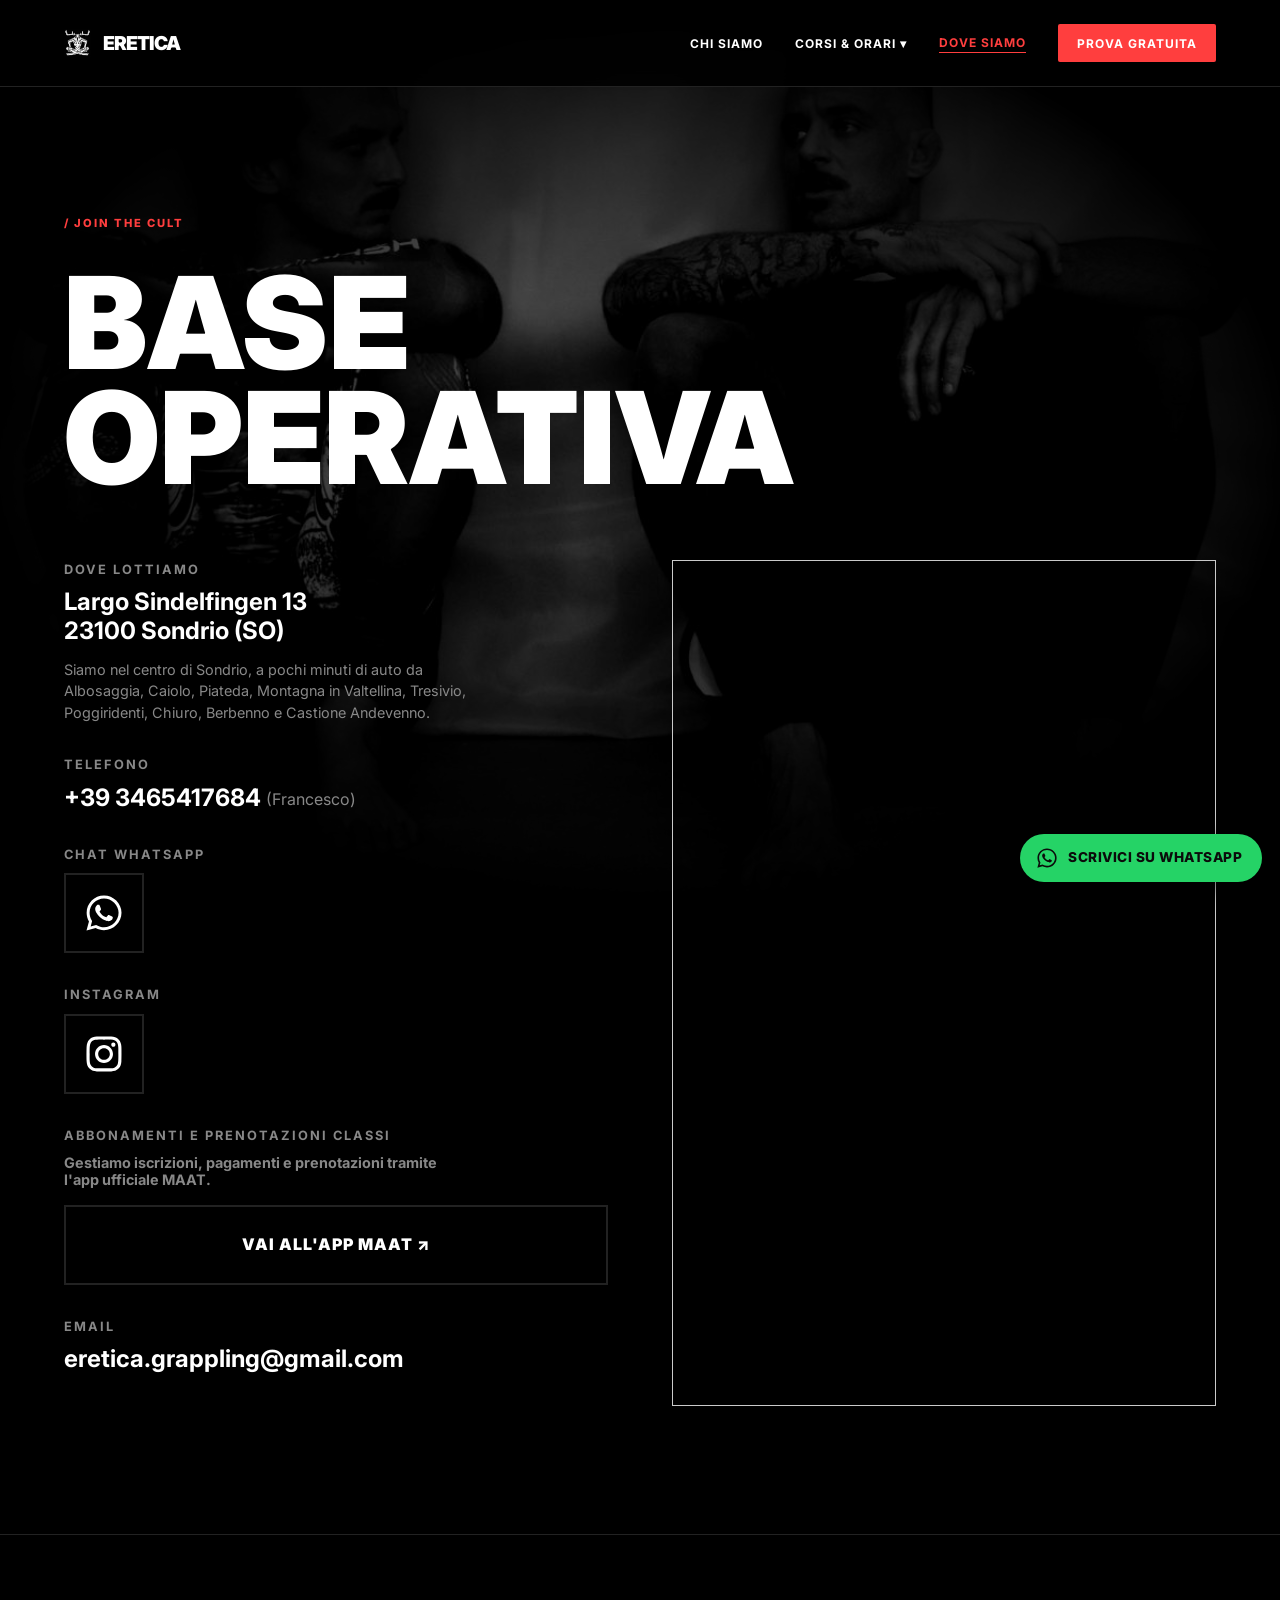
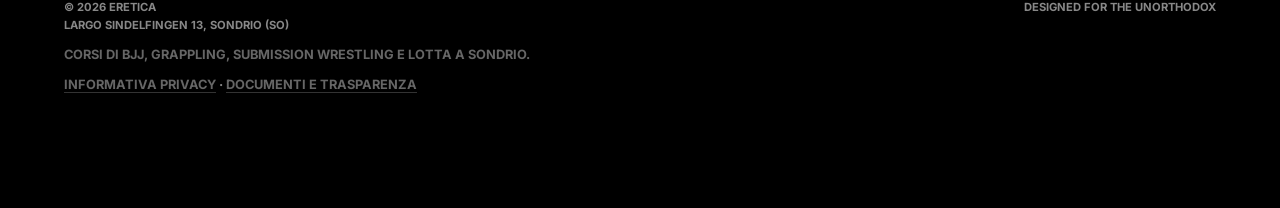
<file: contatti.html>
<!DOCTYPE html>
<html lang="it">
<head>
    <meta charset="UTF-8">
    <meta name="viewport" content="width=device-width, initial-scale=1.0">
    <title>Dove siamo | Palestra di BJJ e Grappling a Sondrio | ERETICA</title>

    <meta name="description" content="Eretica è in Largo Sindelfingen 13 a Sondrio, a pochi minuti da Albosaggia, Caiolo, Piateda e Montagna in Valtellina. Telefono, WhatsApp e mappa.">
    <link rel="canonical" href="https://ereticajiujitsu.com/contatti.html">

    <meta property="og:type" content="website">
    <meta property="og:site_name" content="ERETICA Jiu Jitsu">
    <meta property="og:locale" content="it_IT">
    <meta property="og:title" content="Dove siamo | Palestra di BJJ e Grappling a Sondrio | ERETICA">
    <meta property="og:description" content="Largo Sindelfingen 13, Sondrio. Telefono, WhatsApp, mappa e app per le prenotazioni.">
    <meta property="og:url" content="https://ereticajiujitsu.com/contatti.html">
    <meta property="og:image" content="https://ereticajiujitsu.com/assets/og-home.jpg">
    <meta property="og:image:width" content="1200">
    <meta property="og:image:height" content="630">
    <meta property="og:image:alt" content="Allenamento di Brazilian Jiu Jitsu da Eretica, Sondrio">
    <meta name="twitter:card" content="summary_large_image">

    <meta name="theme-color" content="#FF3E3E">

    <link rel="icon" type="image/png" sizes="32x32" href="assets/favicon-32.png">
    <link rel="apple-touch-icon" href="assets/apple-touch-icon.png">

    <link rel="preconnect" href="https://fonts.googleapis.com">
    <link rel="preconnect" href="https://fonts.gstatic.com" crossorigin>
    <link href="https://fonts.googleapis.com/css2?family=Inter:wght@400;700;900&display=swap" rel="stylesheet">
    
    <link rel="stylesheet" href="css/style.css">
    <script src="js/watermark.js" defer></script>

    <style>
        /* Stile specifico per questa pagina */
        .contact-info h3 {
            font-size: 0.8rem;
            color: var(--muted);
            margin-bottom: 0.5rem;
            text-transform: uppercase;
            letter-spacing: 2px;
        }
        
        .contact-info p, .contact-info a.main-link {
            font-size: 1.5rem;
            font-weight: 700;
            margin-bottom: 2rem;
            display: block;
            color: var(--fg);
            text-decoration: none;
            line-height: 1.2;
        }

        .contact-info a.main-link:hover {
            color: var(--accent);
        }

        /* Il trucco per fare la mappa in Dark Mode */
        .map-container {
            width: 100%;
            height: 100%;
            min-height: 400px;
            border: 1px solid var(--border);
            /* Inverte i colori di Google Maps per farli fondere col sito scuro */
            filter: invert(90%) hue-rotate(180deg) contrast(100%); 
        }

        /* Stile Custom per i Quadrati Social (IG e WA) */
        .btn-square {
            display: flex;
            align-items: center;
            justify-content: center;
            width: 80px; 
            height: 80px;
            border: 2px solid var(--border);
            transition: border-color 0.3s ease;
            margin-bottom: 2rem;
            text-decoration: none;
        }

        .btn-square:hover {
            border-color: var(--accent);
        }
        
        .btn-square svg {
            transition: fill 0.3s ease;
        }
        
        .btn-square:hover svg {
            fill: var(--accent) !important;
        }

        /* Le regole della modale MAAT stanno in css/style.css */
    </style>
</head>
<body>

    <header class="navbar">
        <div class="logo">
            <a href="index.html" style="display: flex; align-items: center; text-decoration: none; color: var(--fg);">
                <img src="assets/logo-nav.png" alt="" width="27" height="28" style="height: 28px; width: auto; margin-right: 12px; filter: grayscale(100%); transition: 0.3s ease;">
                ERETICA
            </a>
        </div>
        
        <button class="hamburger" id="hamburger-btn" aria-label="Apri il menu" aria-expanded="false" aria-controls="mobile-nav">☰</button>
        
        <nav id="mobile-nav">
            <a href="about.html">Chi Siamo</a>
            <div class="dropdown">
                <a href="javascript:void(0);" style="cursor: pointer;">Corsi & Orari ▾</a>
                <div class="dropdown-content">
                    <a href="corsi.html">Adulti & Junior</a>
                    <a href="bambini.html">Bambini</a>
                </div>
            </div>
            <a href="contatti.html" style="color: var(--accent); border-bottom: 1px solid var(--accent);">Dove Siamo</a>
            <a href="prova.html" class="btn-nav">Prova Gratuita</a>
        </nav>
    </header>


    <main class="section-padding">
        <span class="section-tag">/ Join the Cult</span>
        <h1 style="font-size: clamp(3rem, 10vw, 8rem); font-weight: 900; line-height: 0.9; margin-bottom: 4rem;">BASE<br>OPERATIVA</h1>

        <div class="grid-2">
            
            <div class="contact-info">
                
                <h3>Dove lottiamo</h3>
                <p>Largo Sindelfingen 13<br>23100 Sondrio (SO)</p>
                <p style="color: var(--muted); font-size: 0.9rem; font-weight: 400; margin-top: -1.2rem; margin-bottom: 2rem; max-width: 420px; line-height: 1.5;">
                    Siamo nel centro di Sondrio, a pochi minuti di auto da Albosaggia, Caiolo, Piateda,
                    Montagna in Valtellina, Tresivio, Poggiridenti, Chiuro, Berbenno e Castione Andevenno.
                </p>

                <h3>Telefono</h3>
                <a href="tel:+393465417684" class="main-link">
                    +39 3465417684 <span style="font-size: 1rem; color: var(--muted); font-weight: 400; vertical-align: middle;">(Francesco)</span>
                </a>

                <h3>Chat WhatsApp</h3>
                <a href="https://wa.me/393465417684?text=Sono%20interessato%20al%20corso%20di%20BJJ%20%26%20Grappling%20presso%20Eretica" target="_blank" rel="noopener" class="btn-square" aria-label="WhatsApp Eretica">
                    <svg style="width: 40px; height: 40px; fill: #ffffff;" xmlns="http://www.w3.org/2000/svg" viewBox="0 0 448 512"><path d="M380.9 97.1C339 55.1 283.2 32 223.9 32c-122.4 0-222 99.6-222 222 0 39.1 10.2 77.3 29.6 111L0 480l117.7-30.9c32.4 17.7 68.9 27 106.1 27h.1c122.3 0 224.1-99.6 224.1-222 0-59.3-25.2-115-67.1-157zm-157 341.6c-33.2 0-65.7-8.9-94-25.7l-6.7-4-69.8 18.3L72 359.2l-4.4-7c-18.5-29.4-28.2-63.3-28.2-98.2 0-101.7 82.8-184.5 184.6-184.5 49.3 0 95.6 19.2 130.4 54.1 34.8 34.9 56.2 81.2 56.1 130.5 0 101.8-84.9 184.6-186.6 184.6zm101.2-138.2c-5.5-2.8-32.8-16.2-37.9-18-5.1-1.9-8.8-2.8-12.5 2.8-3.7 5.6-14.3 18-17.6 21.8-3.2 3.7-6.5 4.2-12 1.4-32.6-16.3-54-29.1-75.5-66-5.7-9.8 5.7-9.1 16.3-30.3 1.8-3.7.9-6.9-.5-9.7-1.4-2.8-12.5-30.1-17.1-41.2-4.5-10.8-9.1-9.3-12.5-9.5-3.2-.2-6.9-.2-10.6-.2-3.7 0-9.7 1.4-14.8 6.9-5.1 5.6-19.4 19-19.4 46.3 0 27.3 19.9 53.7 22.6 57.4 2.8 3.7 39.1 59.7 94.8 83.8 35.2 15.2 49 16.5 66.6 13.9 10.7-1.6 32.8-13.4 37.4-26.4 4.6-13 4.6-24.1 3.2-26.4-1.3-2.5-5-3.9-10.5-6.6z"/></svg>
                </a>

                <h3>Instagram</h3>
                <a href="https://www.instagram.com/ereticajiujitsu/" target="_blank" rel="noopener" class="btn-square" aria-label="Instagram Eretica">
                    <svg style="width: 40px; height: 40px; fill: #ffffff;" xmlns="http://www.w3.org/2000/svg" viewBox="0 0 448 512"><path d="M224.1 141c-63.6 0-114.9 51.3-114.9 114.9s51.3 114.9 114.9 114.9S339 319.5 339 255.9 287.7 141 224.1 141zm0 189.6c-41.1 0-74.7-33.5-74.7-74.7s33.5-74.7 74.7-74.7 74.7 33.5 74.7 74.7-33.6 74.7-74.7 74.7zm146.4-194.3c0 14.9-12 26.8-26.8 26.8-14.9 0-26.8-12-26.8-26.8s12-26.8 26.8-26.8 26.8 12 26.8 26.8zm76.1 27.2c-1.7-35.9-9.9-67.7-36.2-93.9-26.2-26.2-58-34.4-93.9-36.2-37-2.1-147.9-2.1-184.9 0-35.8 1.7-67.6 9.9-93.9 36.1s-34.4 58-36.2 93.9c-2.1 37-2.1 147.9 0 184.9 1.7 35.9 9.9 67.7 36.2 93.9s58 34.4 93.9 36.2c37 2.1 147.9 2.1 184.9 0 35.9-1.7 67.7-9.9 93.9-36.2 26.2-26.2 34.4-58 36.2-93.9 2.1-37 2.1-147.8 0-184.8zM398.8 388c-7.8 19.6-22.9 34.7-42.6 42.6-29.5 11.7-99.5 9-132.1 9s-102.7 2.6-132.1-9c-19.6-7.8-34.7-22.9-42.6-42.6-11.7-29.5-9-99.5-9-132.1s-2.6-102.7 9-132.1c7.8-19.6 22.9-34.7 42.6-42.6 29.5-11.7 99.5-9 132.1-9s102.7-2.6 132.1 9c19.6 7.8 34.7 22.9 42.6 42.6 11.7 29.5 9 99.5 9 132.1s2.7 102.7-9 132.1z"/></svg>
                </a>

                <h3>Abbonamenti e Prenotazioni Classi</h3>
                <p style="color: var(--muted); font-size: 0.9rem; margin-bottom: 1rem; max-width: 400px;">
                    Gestiamo iscrizioni, pagamenti e prenotazioni tramite l'app ufficiale MAAT.
                </p>
                <a href="#" id="open-maat-modal" class="btn-square" style="width: auto; padding: 0 2rem; color: #ffffff; text-transform: uppercase; font-size: 1rem; font-weight: 900; letter-spacing: 1px;">
                    Vai all'App MAAT ↗
                </a>

                <h3>Email</h3>
                <a href="mailto:eretica.grappling@gmail.com" class="main-link" style="color: #ffffff;">eretica.grappling@gmail.com</a>

            </div>

            <div>
                <iframe
                    class="map-container"
                    title="Mappa: Eretica Jiu Jitsu, Largo Sindelfingen 13, Sondrio"
                    src="https://maps.google.com/maps?q=Via+Largo+Sindelfingen+13,+23100+Sondrio&t=&z=16&ie=UTF8&iwloc=&output=embed"
                    allowfullscreen="" 
                    loading="lazy" 
                    referrerpolicy="no-referrer-when-downgrade">
                </iframe>
            </div>

        </div>
    </main>

    <footer>
        <div class="footer-left">
            <p>© 2026 ERETICA <br>Largo Sindelfingen 13, Sondrio (SO)</p>
            <p style="font-size: 0.8rem; color: #666; margin-top: 10px;">Corsi di BJJ, Grappling, Submission Wrestling e Lotta a Sondrio.</p>
            <p style="font-size: 0.8rem; margin-top: 10px;"><a href="privacy.html" style="color: #666; text-decoration: none; border-bottom: 1px solid #333;">Informativa privacy</a> · <a href="documenti.html" style="color: #666; text-decoration: none; border-bottom: 1px solid #333;">Documenti e trasparenza</a></p>
        </div>
        <div class="footer-right">
            <p>DESIGNED FOR THE UNORTHODOX</p>
        </div>
    </footer>

    <div id="maat-modal" class="modal-overlay">
        <div class="modal-content">
            <span class="close-modal">×</span>
            <h3 style="text-transform: uppercase; font-weight: 900; font-size: 1.5rem; margin-bottom: 0.5rem; color: var(--fg);">App MAAT</h3>
            <p style="color: var(--muted); font-size: 0.85rem;">Inquadra il QR code per scaricare l'app e gestire i tuoi turni sul tatami.</p>
            
            <img src="assets/maat_QR.jpeg" alt="QR Code per scaricare l'app MAAT" class="qr-image" width="200" height="200" loading="lazy" decoding="async">
            
            <p style="font-size: 0.8rem; margin-top: 1rem; color: var(--fg);">Sei già da smartphone?</p>
            <a href="https://maat-app.link/h7cpEpBlGQb" style="color: #ffffff; font-weight: 700; text-decoration: underline; font-size: 1.1rem;">Clicca qui per scaricare</a>
        </div>
    </div>

    <script>
        // Gestione apertura/chiusura Menu Mobile (Hamburger)
        const btn = document.getElementById('hamburger-btn');
        const nav = document.getElementById('mobile-nav');
        
        if (btn && nav) {
            btn.addEventListener('click', () => {
                const open = nav.classList.toggle('active');
                btn.innerHTML = open ? '✕' : '☰';
                btn.setAttribute('aria-expanded', open ? 'true' : 'false');
                btn.setAttribute('aria-label', open ? 'Chiudi il menu' : 'Apri il menu');
            });
        }

        // Gestione apertura/chiusura Tendina "Corsi & Orari" su Mobile
        const dropdownLink = document.querySelector('.dropdown > a');
        const dropdown = document.querySelector('.dropdown');
        
        if (dropdownLink && dropdown) {
            dropdownLink.addEventListener('click', (e) => {
                // Solo se siamo su schermi piccoli (mobile)
                if (window.innerWidth <= 768) {
                    e.preventDefault(); // Evita strani salti della pagina
                    dropdown.classList.toggle('open');
                }
            });
        }

        // GESTIONE MODALE MAAT
        const maatModal = document.getElementById('maat-modal');
        const openMaatBtn = document.getElementById('open-maat-modal');
        const closeModalBtn = document.querySelector('.close-modal');

        if (openMaatBtn && maatModal) {
            // Apre il modale
            openMaatBtn.addEventListener('click', function(e) {
                e.preventDefault();
                maatModal.classList.add('active');
            });
        }

        if (closeModalBtn && maatModal) {
            // Chiude il modale cliccando sulla X
            closeModalBtn.addEventListener('click', function() {
                maatModal.classList.remove('active');
            });
            
            // Chiude il modale cliccando fuori dal riquadro (sullo sfondo scuro)
            window.addEventListener('click', function(e) {
                if (e.target === maatModal) {
                    maatModal.classList.remove('active');
                }
            });
        }
    </script>


    <a class="wa-float" href="https://wa.me/393465417684?text=Ciao%21%20Vorrei%20informazioni%20su%20Eretica." target="_blank" rel="noopener"
       aria-label="Scrivici su WhatsApp"><svg viewBox="0 0 448 512" aria-hidden="true" focusable="false"><path d="M380.9 97.1C339 55.1 283.2 32 223.9 32c-122.4 0-222 99.6-222 222 0 39.1 10.2 77.3 29.6 111L0 480l117.7-30.9c32.4 17.7 68.9 27 106.1 27h.1c122.3 0 224.1-99.6 224.1-222 0-59.3-25.2-115-67.1-157zm-157 341.6c-33.2 0-65.7-8.9-94-25.7l-6.7-4-69.8 18.3L72 359.2l-4.4-7c-18.5-29.4-28.2-63.3-28.2-98.2 0-101.7 82.8-184.5 184.6-184.5 49.3 0 95.6 19.2 130.4 54.1 34.8 34.9 56.2 81.2 56.1 130.5 0 101.8-84.9 184.6-186.6 184.6zm101.2-138.2c-5.5-2.8-32.8-16.2-37.9-18-5.1-1.9-8.8-2.8-12.5 2.8-3.7 5.6-14.3 18-17.6 21.8-3.2 3.7-6.5 4.2-12 1.4-32.6-16.3-54-29.1-75.5-66-5.7-9.8 5.7-9.1 16.3-30.3 1.8-3.7.9-6.9-.5-9.7-1.4-2.8-12.5-30.1-17.1-41.2-4.5-10.8-9.1-9.3-12.5-9.5-3.2-.2-6.9-.2-10.6-.2-3.7 0-9.7 1.4-14.8 6.9-5.1 5.6-19.4 19-19.4 46.3 0 27.3 19.9 53.7 22.6 57.4 2.8 3.7 39.1 59.7 94.8 83.8 35.2 15.2 49 16.5 66.6 13.9 10.7-1.6 32.8-13.4 37.4-26.4 4.6-13 4.6-24.1 3.2-26.4-1.3-2.5-5-3.9-10.5-6.6z"/></svg><span>Scrivici su WhatsApp</span></a>

</body>
</html>
</file>
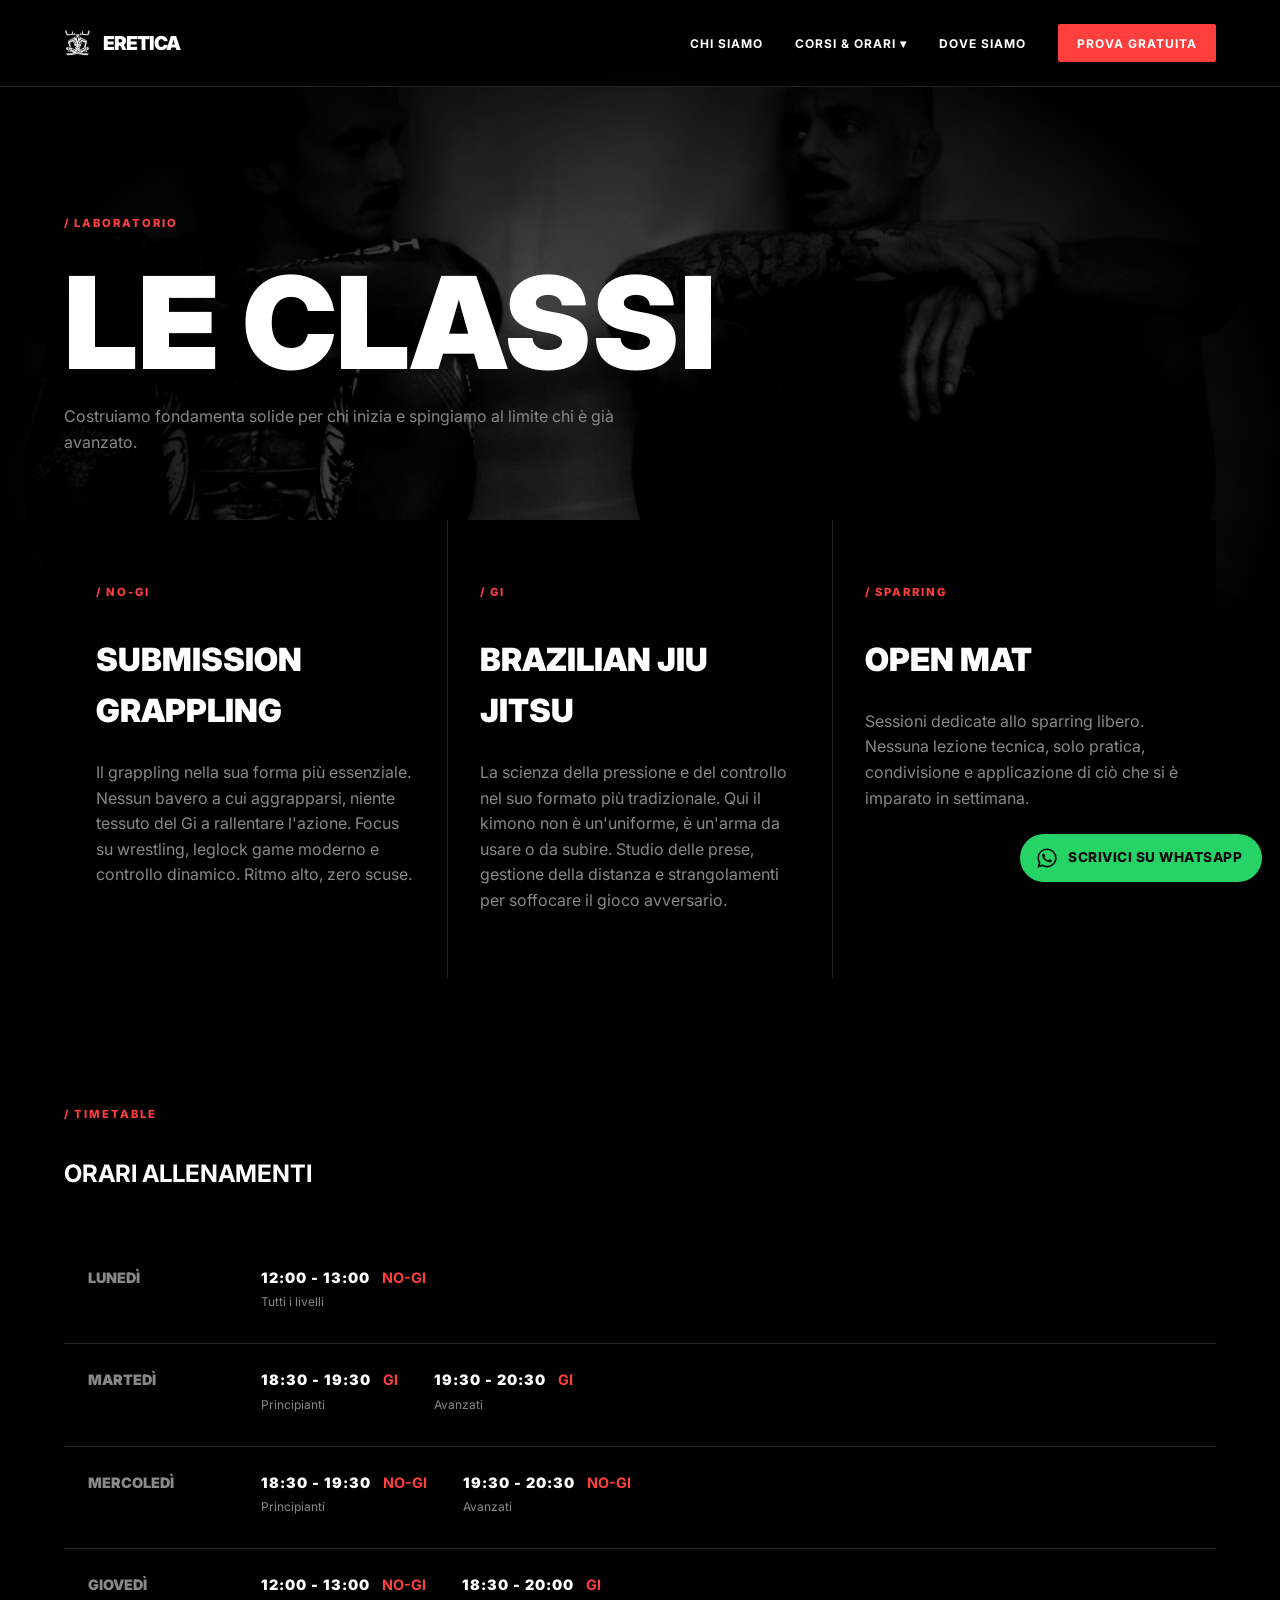
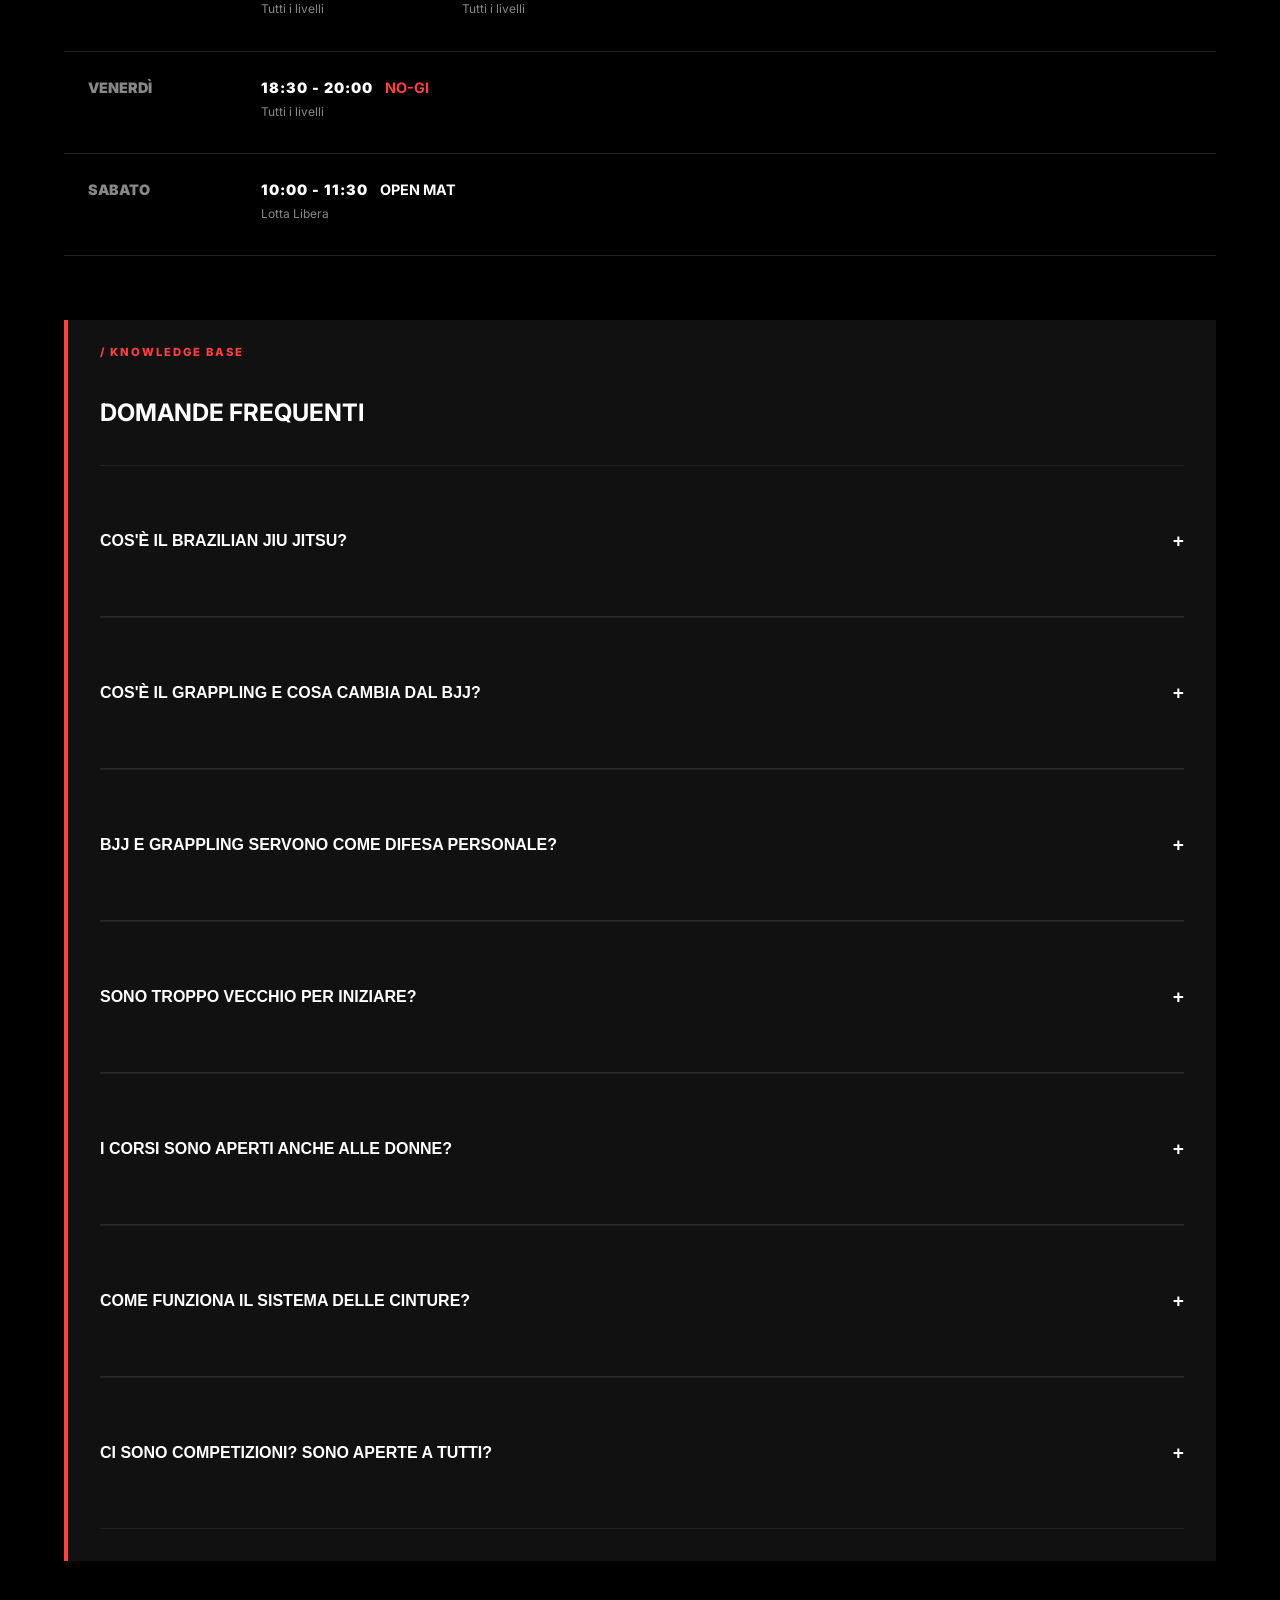
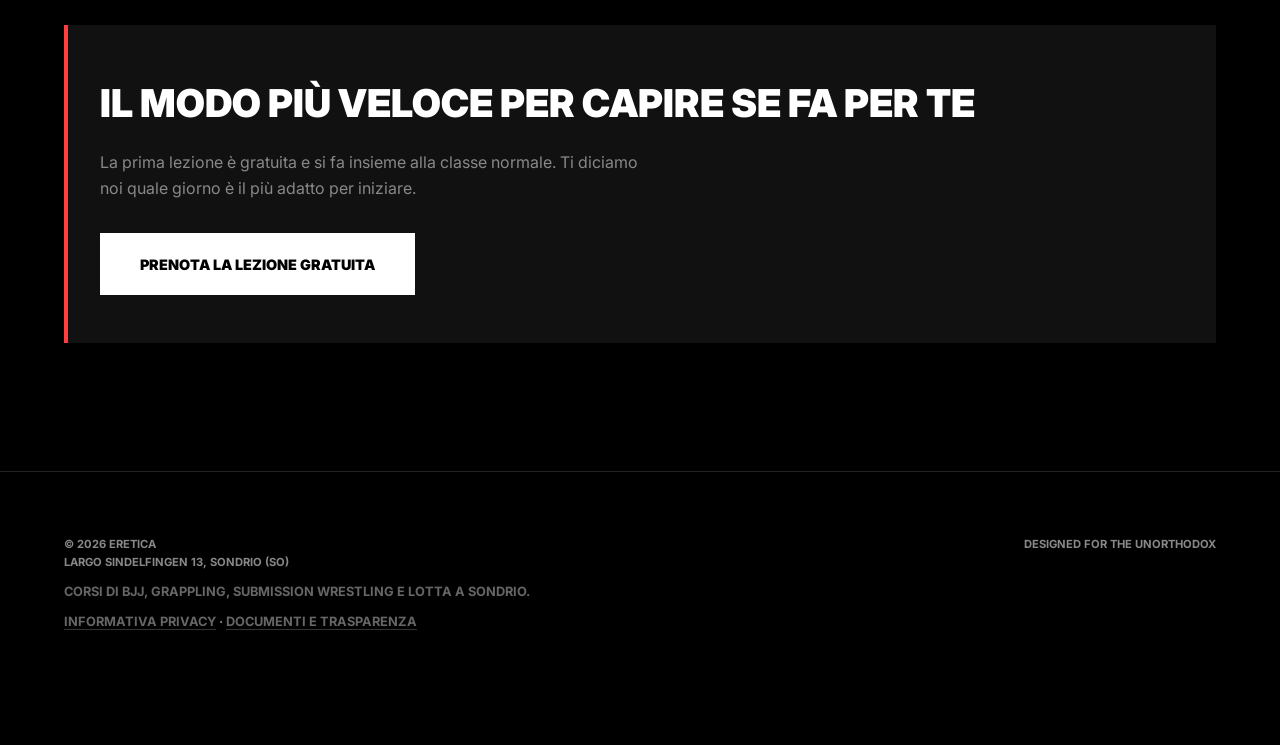
<file: corsi.html>
<!DOCTYPE html>
<html lang="it">
<head>
    <meta charset="UTF-8">
    <meta name="viewport" content="width=device-width, initial-scale=1.0">
    <title>Corsi e orari di BJJ e Grappling no-gi a Sondrio | ERETICA</title>

    <meta name="description" content="Orari dei corsi di Brazilian Jiu Jitsu (gi) e Grappling no-gi a Sondrio: principianti, avanzati e open mat del sabato. Prima lezione gratuita.">
    <link rel="canonical" href="https://ereticajiujitsu.com/corsi.html">

    <meta property="og:type" content="website">
    <meta property="og:site_name" content="ERETICA Jiu Jitsu">
    <meta property="og:locale" content="it_IT">
    <meta property="og:title" content="Corsi e orari di BJJ e Grappling no-gi a Sondrio | ERETICA">
    <meta property="og:description" content="Brazilian Jiu Jitsu, Grappling no-gi e open mat a Sondrio. Classi per principianti e avanzati, sei giorni su sette.">
    <meta property="og:url" content="https://ereticajiujitsu.com/corsi.html">
    <meta property="og:image" content="https://ereticajiujitsu.com/assets/og-home.jpg">
    <meta property="og:image:width" content="1200">
    <meta property="og:image:height" content="630">
    <meta property="og:image:alt" content="Allenamento di Brazilian Jiu Jitsu da Eretica, Sondrio">
    <meta name="twitter:card" content="summary_large_image">

    <meta name="theme-color" content="#FF3E3E">

    <link rel="icon" type="image/png" sizes="32x32" href="assets/favicon-32.png">
    <link rel="apple-touch-icon" href="assets/apple-touch-icon.png">

    <link rel="preconnect" href="https://fonts.googleapis.com">
    <link rel="preconnect" href="https://fonts.gstatic.com" crossorigin>
    <link href="https://fonts.googleapis.com/css2?family=Inter:wght@400;700;900&display=swap" rel="stylesheet">
    
    <link rel="stylesheet" href="css/style.css">
    <script src="js/watermark.js" defer></script>

</head>
<body>

    <header class="navbar">
        <div class="logo">
            <a href="index.html" style="display: flex; align-items: center; text-decoration: none; color: var(--fg);">
                <img src="assets/logo-nav.png" alt="" width="27" height="28" style="height: 28px; width: auto; margin-right: 12px; filter: grayscale(100%); transition: 0.3s ease;">
                ERETICA
            </a>
        </div>
        
        <button class="hamburger" id="hamburger-btn" aria-label="Apri il menu" aria-expanded="false" aria-controls="mobile-nav">☰</button>
        
        <nav id="mobile-nav">
            <a href="about.html">Chi Siamo</a>
            <div class="dropdown">
                <a href="javascript:void(0);" style="cursor: pointer;">Corsi & Orari ▾</a>
                <div class="dropdown-content">
                    <a href="corsi.html">Adulti & Junior</a>
                    <a href="bambini.html">Bambini</a>
                </div>
            </div>
            <a href="contatti.html">Dove Siamo</a>
            <a href="prova.html" class="btn-nav">Prova Gratuita</a>
        </nav>
    </header>


    <main class="section-padding">
        <span class="section-tag">/ Laboratorio</span>
        <h1 style="font-size: clamp(3rem, 10vw, 8rem); font-weight: 900; line-height: 0.9;">LE CLASSI</h1>
        <p style="color: var(--muted); max-width: 600px; margin-top: 1.5rem;">Costruiamo fondamenta solide per chi inizia e spingiamo al limite chi è già avanzato.</p>

        <div class="grid-courses" style="margin-top: 4rem;">
            <div class="course-card">
                <span class="section-tag">/ NO-GI</span>
                <h3>Submission Grappling</h3>
                <p>Il grappling nella sua forma più essenziale. Nessun bavero a cui aggrapparsi, niente tessuto del Gi a rallentare l'azione. Focus su wrestling, leglock game moderno e controllo dinamico. Ritmo alto, zero scuse.</p>
            </div>
            <div class="course-card">
                <span class="section-tag">/ GI</span>
                <h3>Brazilian Jiu Jitsu</h3>
                <p>La scienza della pressione e del controllo nel suo formato più tradizionale. Qui il kimono non è un'uniforme, è un'arma da usare o da subire. Studio delle prese, gestione della distanza e strangolamenti per soffocare il gioco avversario.</p>
            </div>
            <div class="course-card">
                <span class="section-tag">/ SPARRING</span>
                <h3>Open Mat</h3>
                <p>Sessioni dedicate allo sparring libero. Nessuna lezione tecnica, solo pratica, condivisione e applicazione di ciò che si è imparato in settimana.</p>
            </div>
        </div>

        <div style="margin-top: 8rem;">
            <span class="section-tag">/ Timetable</span>
            <h2>ORARI ALLENAMENTI</h2>
            
            <table class="timetable">
                <tbody>
                    <tr>
                        <th>LUNEDÌ</th>
                        <td>
                            <div class="time-block">
                                <span class="time">12:00 - 13:00</span> <span class="type">NO-GI</span>
                                <span class="level">Tutti i livelli</span>
                            </div>
                        </td>
                    </tr>
                    <tr>
                        <th>MARTEDÌ</th>
                        <td>
                            <div class="time-block">
                                <span class="time">18:30 - 19:30</span> <span class="type">GI</span>
                                <span class="level">Principianti</span>
                            </div>
                            <div class="time-block">
                                <span class="time">19:30 - 20:30</span> <span class="type">GI</span>
                                <span class="level">Avanzati</span>
                            </div>
                        </td>
                    </tr>
                    <tr>
                        <th>MERCOLEDÌ</th>
                        <td>
                            <div class="time-block">
                                <span class="time">18:30 - 19:30</span> <span class="type">NO-GI</span>
                                <span class="level">Principianti</span>
                            </div>
                            <div class="time-block">
                                <span class="time">19:30 - 20:30</span> <span class="type">NO-GI</span>
                                <span class="level">Avanzati</span>
                            </div>
                        </td>
                    </tr>
                    <tr>
                        <th>GIOVEDÌ</th>
                        <td>
                            <div class="time-block">
                                <span class="time">12:00 - 13:00</span> <span class="type">NO-GI</span>
                                <span class="level">Tutti i livelli</span>
                            </div>
                            <div class="time-block">
                                <span class="time">18:30 - 20:00</span> <span class="type">GI</span>
                                <span class="level">Tutti i livelli</span>
                            </div>
                        </td>
                    </tr>
                    <tr>
                        <th>VENERDÌ</th>
                        <td>
                            <div class="time-block">
                                <span class="time">18:30 - 20:00</span> <span class="type">NO-GI</span>
                                <span class="level">Tutti i livelli</span>
                            </div>
                        </td>
                    </tr>
                    <tr>
                        <th>SABATO</th>
                        <td>
                            <div class="time-block">
                                <span class="time">10:00 - 11:30</span> <span style="color: white; font-weight: 700; margin-left: 0.5rem;">OPEN MAT</span>
                                <span class="level">Lotta Libera</span>
                            </div>
                        </td>
                    </tr>
                </tbody>
            </table>

            <div class="maat-box" style="padding-top: 1.5rem;">
                <div class="faq-container" style="margin-top: 0;">
                    <span class="section-tag">/ Knowledge Base</span>
                    <h2 style="margin-bottom: 2rem; color: var(--fg);">DOMANDE FREQUENTI</h2>

                    <div class="faq-item">
                        <button class="faq-question" aria-expanded="false">Cos'è il Brazilian Jiu Jitsu? <span class="faq-icon">+</span></button>
                        <div class="faq-answer"><p>Il Brazilian Jiu Jitsu (BJJ) è un'arte marziale nata in Brasile all'inizio del XX secolo come evoluzione tecnica del Judo giapponese, perfezionata dalla famiglia Gracie per prevalere in combattimenti reali e senza regole. È una disciplina focalizzata quasi esclusivamente sulla lotta a terra, dove l'obiettivo non è colpire l'avversario, ma neutralizzarlo attraverso leve articolari, strangolamenti e controllo della posizione. La sua straordinaria efficacia risiede nei principi della meccanica: il BJJ è progettato per permettere a una persona fisicamente più piccola o debole di difendersi e sconfiggere un aggressore più forte, sfruttando il posizionamento strategico e la gestione intelligente del peso.</p></div>
                    </div>

                    <div class="faq-item">
                        <button class="faq-question" aria-expanded="false">Cos'è il Grappling e cosa cambia dal BJJ? <span class="faq-icon">+</span></button>
                        <div class="faq-answer"><p>Il BJJ si pratica con il Kimono (Gi). Il Grappling (o No-Gi) si pratica con abbigliamento tecnico aderente. Il Grappling è generalmente più veloce e dinamico perché mancano le prese stabili offerte dal tessuto del Kimono.</p></div>
                    </div>

                    <div class="faq-item">
                        <button class="faq-question" aria-expanded="false">BJJ e Grappling servono come difesa personale? <span class="faq-icon">+</span></button>
                        <div class="faq-answer"><p>Sì. La stragrande maggioranza degli scontri reali finisce a terra. Saper gestire la distanza, controllare un aggressore e neutralizzarlo senza necessariamente tirare pugni è la forma più efficace di difesa.</p></div>
                    </div>

                    <div class="faq-item">
                        <button class="faq-question" aria-expanded="false">Sono troppo vecchio per iniziare? <span class="faq-icon">+</span></button>
                        <div class="faq-answer"><p>Il momento migliore per iniziare era 10 anni fa. Il secondo momento migliore è oggi. Abbiamo atleti che iniziano a 40 o 50 anni: la chiave è la costanza.</p></div>
                    </div>                    

                    <div class="faq-item">
                        <button class="faq-question" aria-expanded="false">I corsi sono aperti anche alle donne? <span class="faq-icon">+</span></button>
                        <div class="faq-answer"><p>Assolutamente sì. Il BJJ è nato esattamente per questo: permettere a chi è fisicamente meno pesante di neutralizzare un avversario più forte. Non ci basiamo sulla forza bruta o sull'esplosività, ma su leve, angoli e pressione. Che il tuo obiettivo sia imparare a difenderti in modo reale o competere a livello agonistico, sul tatami non esiste genere, esiste solo la meccanica.</p></div>
                    </div>

                    <div class="faq-item">
                        <button class="faq-question" aria-expanded="false">Come funziona il sistema delle cinture? <span class="faq-icon">+</span></button>
                        <div class="faq-answer"><p>Si parte dalla Bianca. Seguono Blu, Viola, Marrone e Nera. È un percorso meritocratico basato su tempo di pratica, competenza tecnica e attitudine sul tatami. Non si "compra", si guadagna.</p></div>
                    </div>

                    <div class="faq-item">
                        <button class="faq-question" aria-expanded="false">Ci sono competizioni? Sono aperte a tutti? <span class="faq-icon">+</span></button>
                        <div class="faq-answer"><p>Sì, il circuito agonistico è molto attivo. Le gare sono divise per età, peso e colore di cintura, permettendo a chiunque di mettersi alla prova in sicurezza.</p></div>
                    </div>


                </div>
            </div>
        </div>

        <div class="maat-box" style="margin-top: 4rem; padding: 3rem 2rem;">
            <h2 style="font-size: clamp(1.6rem, 4vw, 2.4rem); font-weight: 900; text-transform: uppercase; margin-bottom: 1rem;">Il modo più veloce per capire se fa per te</h2>
            <p style="color: var(--muted); max-width: 560px; margin-bottom: 2rem;">La prima lezione è gratuita e si fa insieme alla classe normale. Ti diciamo noi quale giorno è il più adatto per iniziare.</p>
            <a href="prova.html" class="btn-main">Prenota la lezione gratuita</a>
        </div>
    </main>

    <footer>
        <div class="footer-left">
            <p>© 2026 ERETICA<br>Largo Sindelfingen 13, Sondrio (SO)</p>
            <p style="font-size: 0.8rem; color: #666; margin-top: 10px;">Corsi di BJJ, Grappling, Submission Wrestling e Lotta a Sondrio.</p>
            <p style="font-size: 0.8rem; margin-top: 10px;"><a href="privacy.html" style="color: #666; text-decoration: none; border-bottom: 1px solid #333;">Informativa privacy</a> · <a href="documenti.html" style="color: #666; text-decoration: none; border-bottom: 1px solid #333;">Documenti e trasparenza</a></p>
        </div>
        <div class="footer-right">
            <p>DESIGNED FOR THE UNORTHODOX</p>
        </div>
    </footer>

    <script>
        // Menu Hamburger
        const btn = document.getElementById('hamburger-btn');
        const nav = document.getElementById('mobile-nav');
        if (btn && nav) {
            btn.addEventListener('click', () => {
                const open = nav.classList.toggle('active');
                btn.innerHTML = open ? '✕' : '☰';
                btn.setAttribute('aria-expanded', open ? 'true' : 'false');
                btn.setAttribute('aria-label', open ? 'Chiudi il menu' : 'Apri il menu');
            });
        }

        // Dropdown Mobile
        const dropdownLink = document.querySelector('.dropdown > a');
        const dropdown = document.querySelector('.dropdown');
        if (dropdownLink && dropdown) {
            dropdownLink.addEventListener('click', (e) => {
                if (window.innerWidth <= 768) {
                    e.preventDefault();
                    dropdown.classList.toggle('open');
                }
            });
        }

        // Logica FAQ (A scomparsa)
        document.querySelectorAll('.faq-question').forEach(button => {
            button.addEventListener('click', () => {
                const faqItem = button.parentElement;

                // Chiude le altre quando ne apri una
                document.querySelectorAll('.faq-item').forEach(item => {
                    if (item !== faqItem) {
                        item.classList.remove('active');
                        const other = item.querySelector('.faq-question');
                        if (other) other.setAttribute('aria-expanded', 'false');
                    }
                });

                const open = faqItem.classList.toggle('active');
                button.setAttribute('aria-expanded', open ? 'true' : 'false');
            });
        });
    </script>

    <a class="wa-float" href="https://wa.me/393465417684?text=Ciao%21%20Vorrei%20informazioni%20sui%20corsi%20e%20sugli%20orari." target="_blank" rel="noopener"
       aria-label="Scrivici su WhatsApp"><svg viewBox="0 0 448 512" aria-hidden="true" focusable="false"><path d="M380.9 97.1C339 55.1 283.2 32 223.9 32c-122.4 0-222 99.6-222 222 0 39.1 10.2 77.3 29.6 111L0 480l117.7-30.9c32.4 17.7 68.9 27 106.1 27h.1c122.3 0 224.1-99.6 224.1-222 0-59.3-25.2-115-67.1-157zm-157 341.6c-33.2 0-65.7-8.9-94-25.7l-6.7-4-69.8 18.3L72 359.2l-4.4-7c-18.5-29.4-28.2-63.3-28.2-98.2 0-101.7 82.8-184.5 184.6-184.5 49.3 0 95.6 19.2 130.4 54.1 34.8 34.9 56.2 81.2 56.1 130.5 0 101.8-84.9 184.6-186.6 184.6zm101.2-138.2c-5.5-2.8-32.8-16.2-37.9-18-5.1-1.9-8.8-2.8-12.5 2.8-3.7 5.6-14.3 18-17.6 21.8-3.2 3.7-6.5 4.2-12 1.4-32.6-16.3-54-29.1-75.5-66-5.7-9.8 5.7-9.1 16.3-30.3 1.8-3.7.9-6.9-.5-9.7-1.4-2.8-12.5-30.1-17.1-41.2-4.5-10.8-9.1-9.3-12.5-9.5-3.2-.2-6.9-.2-10.6-.2-3.7 0-9.7 1.4-14.8 6.9-5.1 5.6-19.4 19-19.4 46.3 0 27.3 19.9 53.7 22.6 57.4 2.8 3.7 39.1 59.7 94.8 83.8 35.2 15.2 49 16.5 66.6 13.9 10.7-1.6 32.8-13.4 37.4-26.4 4.6-13 4.6-24.1 3.2-26.4-1.3-2.5-5-3.9-10.5-6.6z"/></svg><span>Scrivici su WhatsApp</span></a>

</body>
</html>
</file>
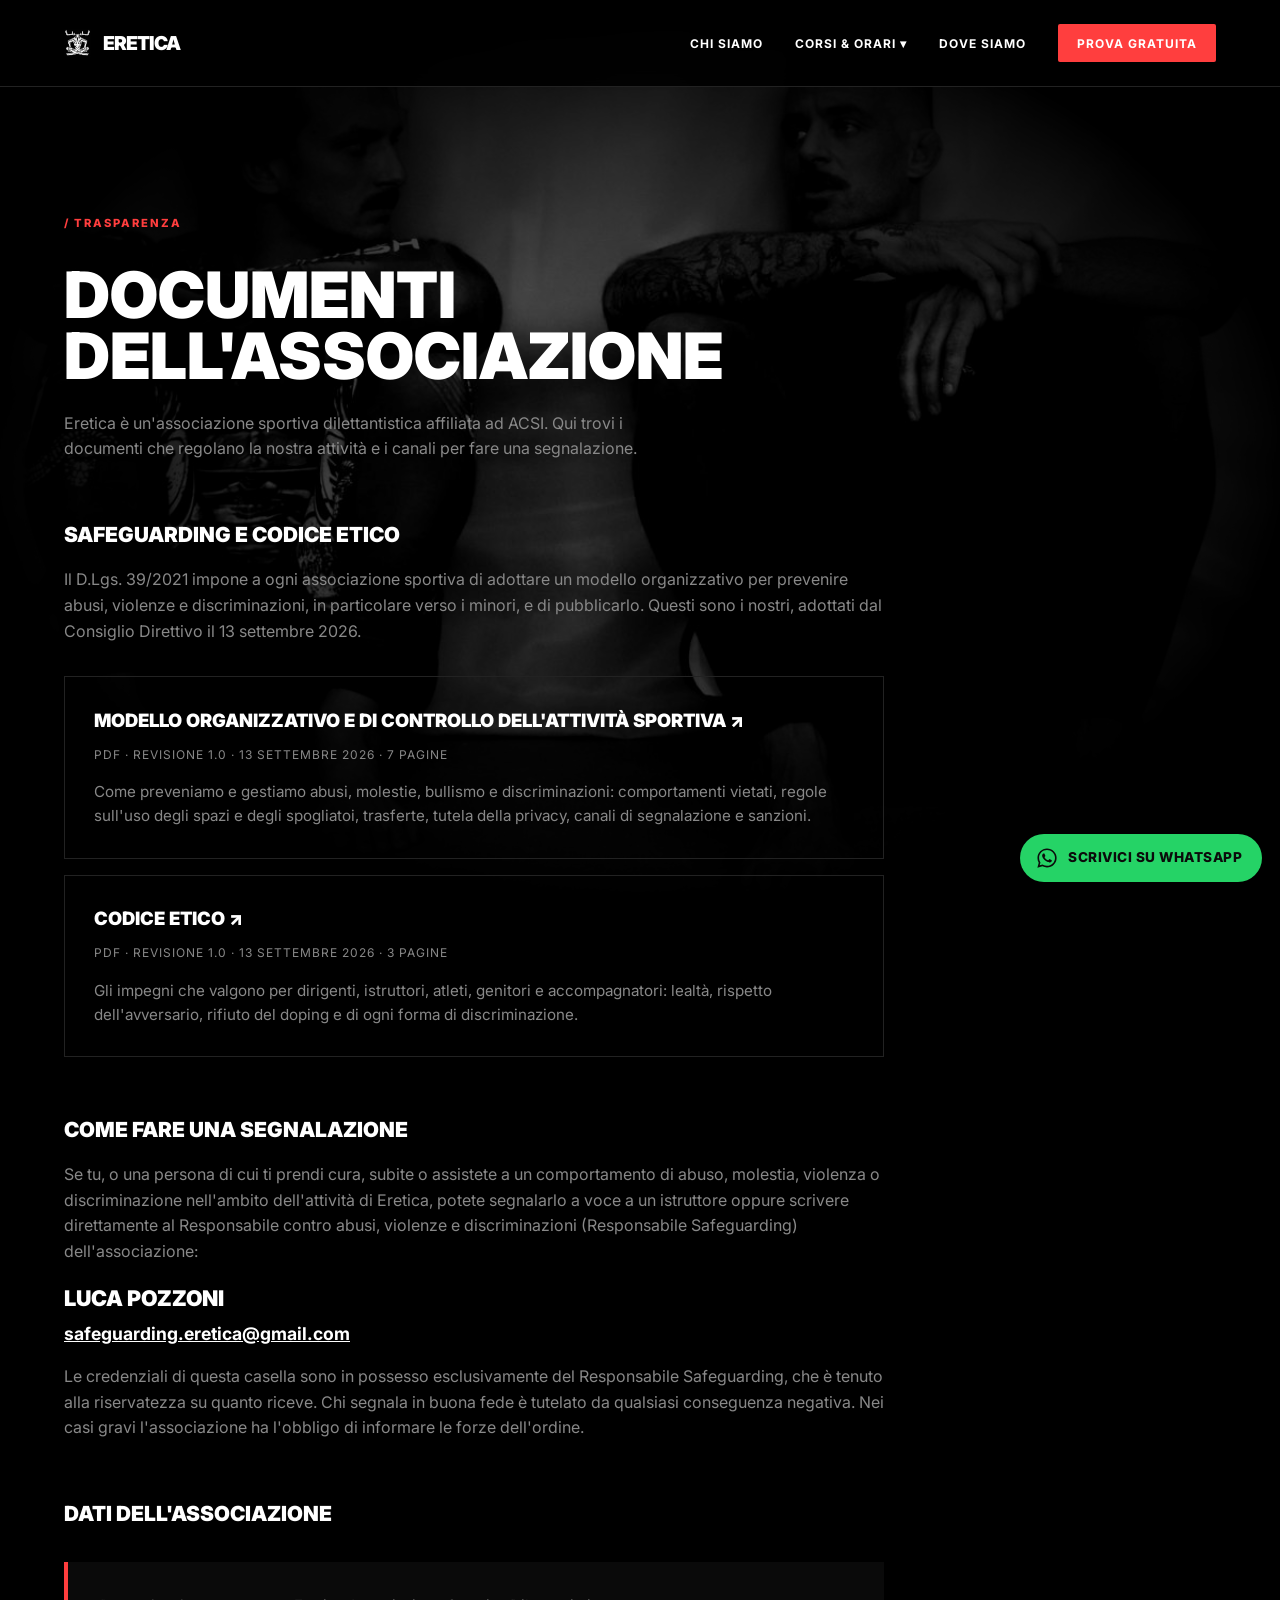
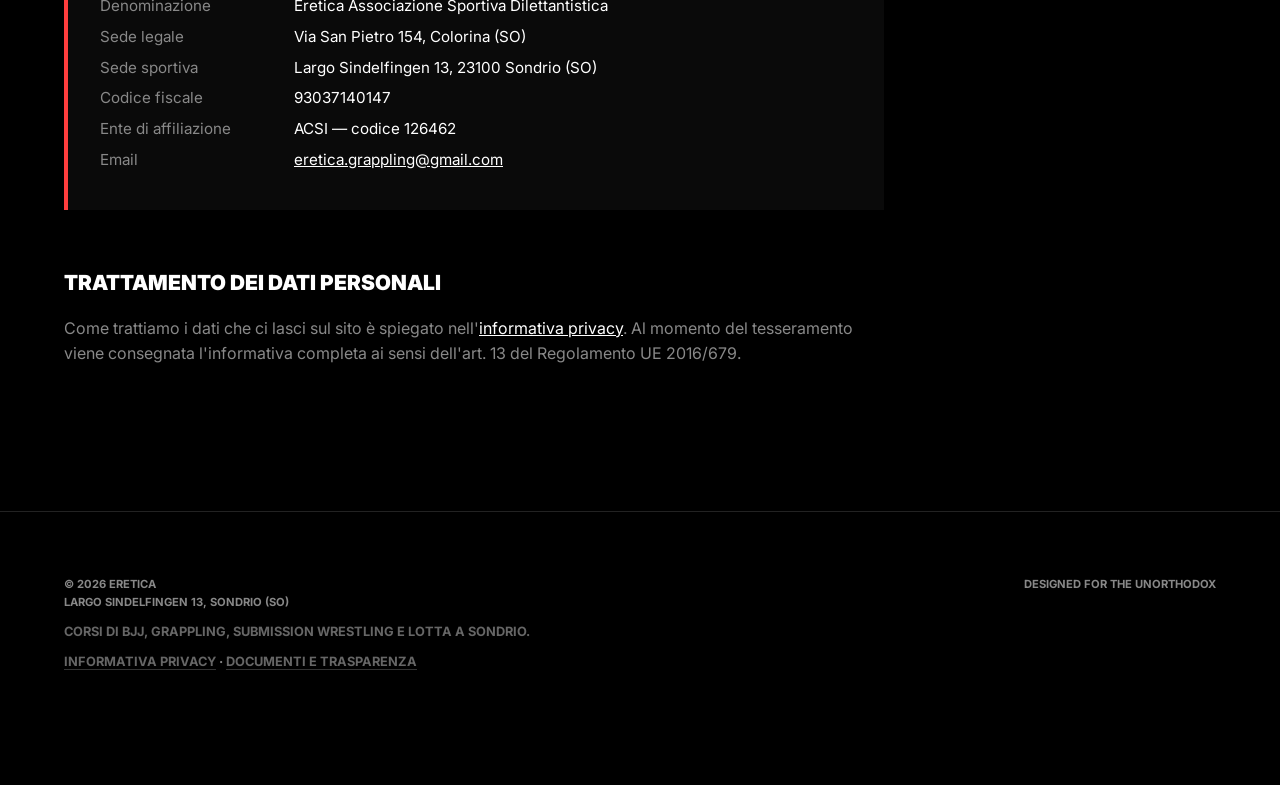
<file: documenti.html>
<!DOCTYPE html>
<html lang="it">
<head>
    <meta charset="UTF-8">
    <meta name="viewport" content="width=device-width, initial-scale=1.0">
    <title>Documenti e trasparenza | ERETICA ASD</title>

    <meta name="description" content="Modello organizzativo di safeguarding, codice etico e dati dell'associazione ERETICA ASD, Sondrio. Come segnalare abusi, violenze o discriminazioni.">
    <link rel="canonical" href="https://ereticajiujitsu.com/documenti.html">

    <meta property="og:type" content="website">
    <meta property="og:site_name" content="ERETICA Jiu Jitsu">
    <meta property="og:locale" content="it_IT">
    <meta property="og:title" content="Documenti e trasparenza | ERETICA ASD">
    <meta property="og:description" content="Modello organizzativo di safeguarding, codice etico e dati dell'associazione. Come fare una segnalazione.">
    <meta property="og:url" content="https://ereticajiujitsu.com/documenti.html">
    <meta property="og:image" content="https://ereticajiujitsu.com/assets/og-home.jpg">
    <meta property="og:image:width" content="1200">
    <meta property="og:image:height" content="630">
    <meta name="twitter:card" content="summary_large_image">

    <meta name="theme-color" content="#FF3E3E">

    <link rel="icon" type="image/png" sizes="32x32" href="assets/favicon-32.png">
    <link rel="apple-touch-icon" href="assets/apple-touch-icon.png">

    <link rel="preconnect" href="https://fonts.googleapis.com">
    <link rel="preconnect" href="https://fonts.gstatic.com" crossorigin>
    <link href="https://fonts.googleapis.com/css2?family=Inter:wght@400;700;900&display=swap" rel="stylesheet">

    <link rel="stylesheet" href="css/style.css">
    <script src="js/watermark.js" defer></script>

    <style>
        .legal { max-width: 820px; }
        .legal h2 {
            font-size: 1.3rem;
            font-weight: 900;
            text-transform: uppercase;
            margin: 3.5rem 0 1rem 0;
        }
        .legal p, .legal li { color: var(--muted); margin-bottom: 1rem; }
        .legal a { color: var(--fg); }
        .todo { color: var(--accent); font-weight: 700; }

        .doc-list { list-style: none; padding: 0; margin-top: 2rem; }

        .doc-item {
            border: 1px solid var(--border);
            padding: 1.8rem;
            margin-bottom: 1rem;
            transition: border-color 0.3s ease;
        }

        .doc-item:hover { border-color: var(--accent); }

        .doc-item a {
            font-size: 1.15rem;
            font-weight: 900;
            text-transform: uppercase;
            color: var(--fg);
            text-decoration: none;
            display: inline-block;
        }

        .doc-item a:hover { color: var(--accent); }

        .doc-meta {
            display: block;
            font-size: 0.75rem;
            color: var(--muted);
            letter-spacing: 1px;
            text-transform: uppercase;
            margin-top: 0.6rem;
        }

        .doc-item p { margin: 1rem 0 0 0; font-size: 0.95rem; }

        .dati-ente {
            border-left: 4px solid var(--accent);
            background: var(--card-bg);
            padding: 2rem;
            margin-top: 2rem;
        }

        .dati-ente p { margin-bottom: 0.4rem; color: var(--fg); font-size: 0.95rem; }
        .dati-ente span { color: var(--muted); display: inline-block; min-width: 190px; }
    </style>
</head>
<body>

    <header class="navbar">
        <div class="logo">
            <a href="index.html" style="display: flex; align-items: center; text-decoration: none; color: var(--fg);">
                <img src="assets/logo-nav.png" alt="" width="27" height="28" style="height: 28px; width: auto; margin-right: 12px; filter: grayscale(100%); transition: 0.3s ease;">
                ERETICA
            </a>
        </div>

        <button class="hamburger" id="hamburger-btn" aria-label="Apri il menu" aria-expanded="false" aria-controls="mobile-nav">☰</button>

        <nav id="mobile-nav">
            <a href="about.html">Chi Siamo</a>
            <div class="dropdown">
                <a href="javascript:void(0);" style="cursor: pointer;">Corsi &amp; Orari ▾</a>
                <div class="dropdown-content">
                    <a href="corsi.html">Adulti &amp; Junior</a>
                    <a href="bambini.html">Bambini</a>
                </div>
            </div>
            <a href="contatti.html">Dove Siamo</a>
            <a href="prova.html" class="btn-nav">Prova Gratuita</a>
        </nav>
    </header>

    <main class="section-padding">
        <div class="legal">
            <span class="section-tag">/ Trasparenza</span>
            <h1 style="font-size: clamp(2.2rem, 7vw, 4rem); font-weight: 900; line-height: 0.95;">DOCUMENTI<br>DELL'ASSOCIAZIONE</h1>
            <p style="margin-top: 1.5rem; max-width: 620px;">
                Eretica è un'associazione sportiva dilettantistica affiliata ad ACSI. Qui trovi i documenti
                che regolano la nostra attività e i canali per fare una segnalazione.
            </p>

            <h2>Safeguarding e codice etico</h2>
            <p>
                Il D.Lgs. 39/2021 impone a ogni associazione sportiva di adottare un modello organizzativo
                per prevenire abusi, violenze e discriminazioni, in particolare verso i minori, e di pubblicarlo.
                Questi sono i nostri, adottati dal Consiglio Direttivo il 13 settembre 2026.
            </p>

            <ul class="doc-list">
                <li class="doc-item">
                    <a href="documenti/eretica-asd-modello-organizzativo-rev1.0.pdf" target="_blank" rel="noopener">
                        Modello organizzativo e di controllo dell'attività sportiva ↗
                    </a>
                    <span class="doc-meta">PDF · revisione 1.0 · 13 settembre 2026 · 7 pagine</span>
                    <p>
                        Come preveniamo e gestiamo abusi, molestie, bullismo e discriminazioni: comportamenti
                        vietati, regole sull'uso degli spazi e degli spogliatoi, trasferte, tutela della privacy,
                        canali di segnalazione e sanzioni.
                    </p>
                </li>

                <li class="doc-item">
                    <a href="documenti/eretica-asd-codice-etico-rev1.0.pdf" target="_blank" rel="noopener">
                        Codice etico ↗
                    </a>
                    <span class="doc-meta">PDF · revisione 1.0 · 13 settembre 2026 · 3 pagine</span>
                    <p>
                        Gli impegni che valgono per dirigenti, istruttori, atleti, genitori e accompagnatori:
                        lealtà, rispetto dell'avversario, rifiuto del doping e di ogni forma di discriminazione.
                    </p>
                </li>
            </ul>

            <h2>Come fare una segnalazione</h2>
            <p>
                Se tu, o una persona di cui ti prendi cura, subite o assistete a un comportamento di abuso,
                molestia, violenza o discriminazione nell'ambito dell'attività di Eretica, potete segnalarlo
                a voce a un istruttore oppure scrivere direttamente al Responsabile contro abusi, violenze e
                discriminazioni (Responsabile Safeguarding) dell'associazione:
            </p>
            <p style="font-size: 1.35rem; font-weight: 900; color: var(--fg); text-transform: uppercase; margin-bottom: 0.3rem;">
                Luca Pozzoni
            </p>
            <p style="font-size: 1.1rem; font-weight: 700; color: var(--fg);">
                <a href="mailto:safeguarding.eretica@gmail.com">safeguarding.eretica@gmail.com</a>
            </p>
            <p>
                Le credenziali di questa casella sono in possesso esclusivamente del Responsabile Safeguarding,
                che è tenuto alla riservatezza su quanto riceve. Chi segnala in buona fede è tutelato da
                qualsiasi conseguenza negativa. Nei casi gravi l'associazione ha l'obbligo di informare le
                forze dell'ordine.
            </p>

            <h2>Dati dell'associazione</h2>
            <div class="dati-ente">
                <p><span>Denominazione</span> Eretica Associazione Sportiva Dilettantistica</p>
                <p><span>Sede legale</span> Via San Pietro 154, Colorina (SO)</p>
                <p><span>Sede sportiva</span> Largo Sindelfingen 13, 23100 Sondrio (SO)</p>
                <p><span>Codice fiscale</span> 93037140147</p>
                <p><span>Ente di affiliazione</span> ACSI — codice 126462</p>
                <p><span>Email</span> <a href="mailto:eretica.grappling@gmail.com">eretica.grappling@gmail.com</a></p>
            </div>

            <h2>Trattamento dei dati personali</h2>
            <p>
                Come trattiamo i dati che ci lasci sul sito è spiegato nell'<a href="privacy.html">informativa privacy</a>.
                Al momento del tesseramento viene consegnata l'informativa completa ai sensi dell'art. 13 del
                Regolamento UE 2016/679.
            </p>
        </div>
    </main>

    <footer>
        <div class="footer-left">
            <p>© 2026 ERETICA <br>Largo Sindelfingen 13, Sondrio (SO)</p>
            <p style="font-size: 0.8rem; color: #666; margin-top: 10px;">Corsi di BJJ, Grappling, Submission Wrestling e Lotta a Sondrio.</p>
            <p style="font-size: 0.8rem; margin-top: 10px;"><a href="privacy.html" style="color: #666; text-decoration: none; border-bottom: 1px solid #333;">Informativa privacy</a> · <a href="documenti.html" style="color: #666; text-decoration: none; border-bottom: 1px solid #333;">Documenti e trasparenza</a></p>
        </div>
        <div class="footer-right">
            <p>DESIGNED FOR THE UNORTHODOX</p>
        </div>
    </footer>

    <script>
        const btn = document.getElementById('hamburger-btn');
        const nav = document.getElementById('mobile-nav');

        if (btn && nav) {
            btn.addEventListener('click', () => {
                const open = nav.classList.toggle('active');
                btn.innerHTML = open ? '✕' : '☰';
                btn.setAttribute('aria-expanded', open ? 'true' : 'false');
                btn.setAttribute('aria-label', open ? 'Chiudi il menu' : 'Apri il menu');
            });
        }

        const dropdownLink = document.querySelector('.dropdown > a');
        const dropdown = document.querySelector('.dropdown');

        if (dropdownLink && dropdown) {
            dropdownLink.addEventListener('click', (e) => {
                if (window.innerWidth <= 768) {
                    e.preventDefault();
                    dropdown.classList.toggle('open');
                }
            });
        }
    </script>

    <a class="wa-float" href="https://wa.me/393465417684?text=Ciao%21%20Vorrei%20informazioni%20su%20Eretica." target="_blank" rel="noopener"
       aria-label="Scrivici su WhatsApp"><svg viewBox="0 0 448 512" aria-hidden="true" focusable="false"><path d="M380.9 97.1C339 55.1 283.2 32 223.9 32c-122.4 0-222 99.6-222 222 0 39.1 10.2 77.3 29.6 111L0 480l117.7-30.9c32.4 17.7 68.9 27 106.1 27h.1c122.3 0 224.1-99.6 224.1-222 0-59.3-25.2-115-67.1-157zm-157 341.6c-33.2 0-65.7-8.9-94-25.7l-6.7-4-69.8 18.3L72 359.2l-4.4-7c-18.5-29.4-28.2-63.3-28.2-98.2 0-101.7 82.8-184.5 184.6-184.5 49.3 0 95.6 19.2 130.4 54.1 34.8 34.9 56.2 81.2 56.1 130.5 0 101.8-84.9 184.6-186.6 184.6zm101.2-138.2c-5.5-2.8-32.8-16.2-37.9-18-5.1-1.9-8.8-2.8-12.5 2.8-3.7 5.6-14.3 18-17.6 21.8-3.2 3.7-6.5 4.2-12 1.4-32.6-16.3-54-29.1-75.5-66-5.7-9.8 5.7-9.1 16.3-30.3 1.8-3.7.9-6.9-.5-9.7-1.4-2.8-12.5-30.1-17.1-41.2-4.5-10.8-9.1-9.3-12.5-9.5-3.2-.2-6.9-.2-10.6-.2-3.7 0-9.7 1.4-14.8 6.9-5.1 5.6-19.4 19-19.4 46.3 0 27.3 19.9 53.7 22.6 57.4 2.8 3.7 39.1 59.7 94.8 83.8 35.2 15.2 49 16.5 66.6 13.9 10.7-1.6 32.8-13.4 37.4-26.4 4.6-13 4.6-24.1 3.2-26.4-1.3-2.5-5-3.9-10.5-6.6z"/></svg><span>Scrivici su WhatsApp</span></a>

</body>
</html>
</file>
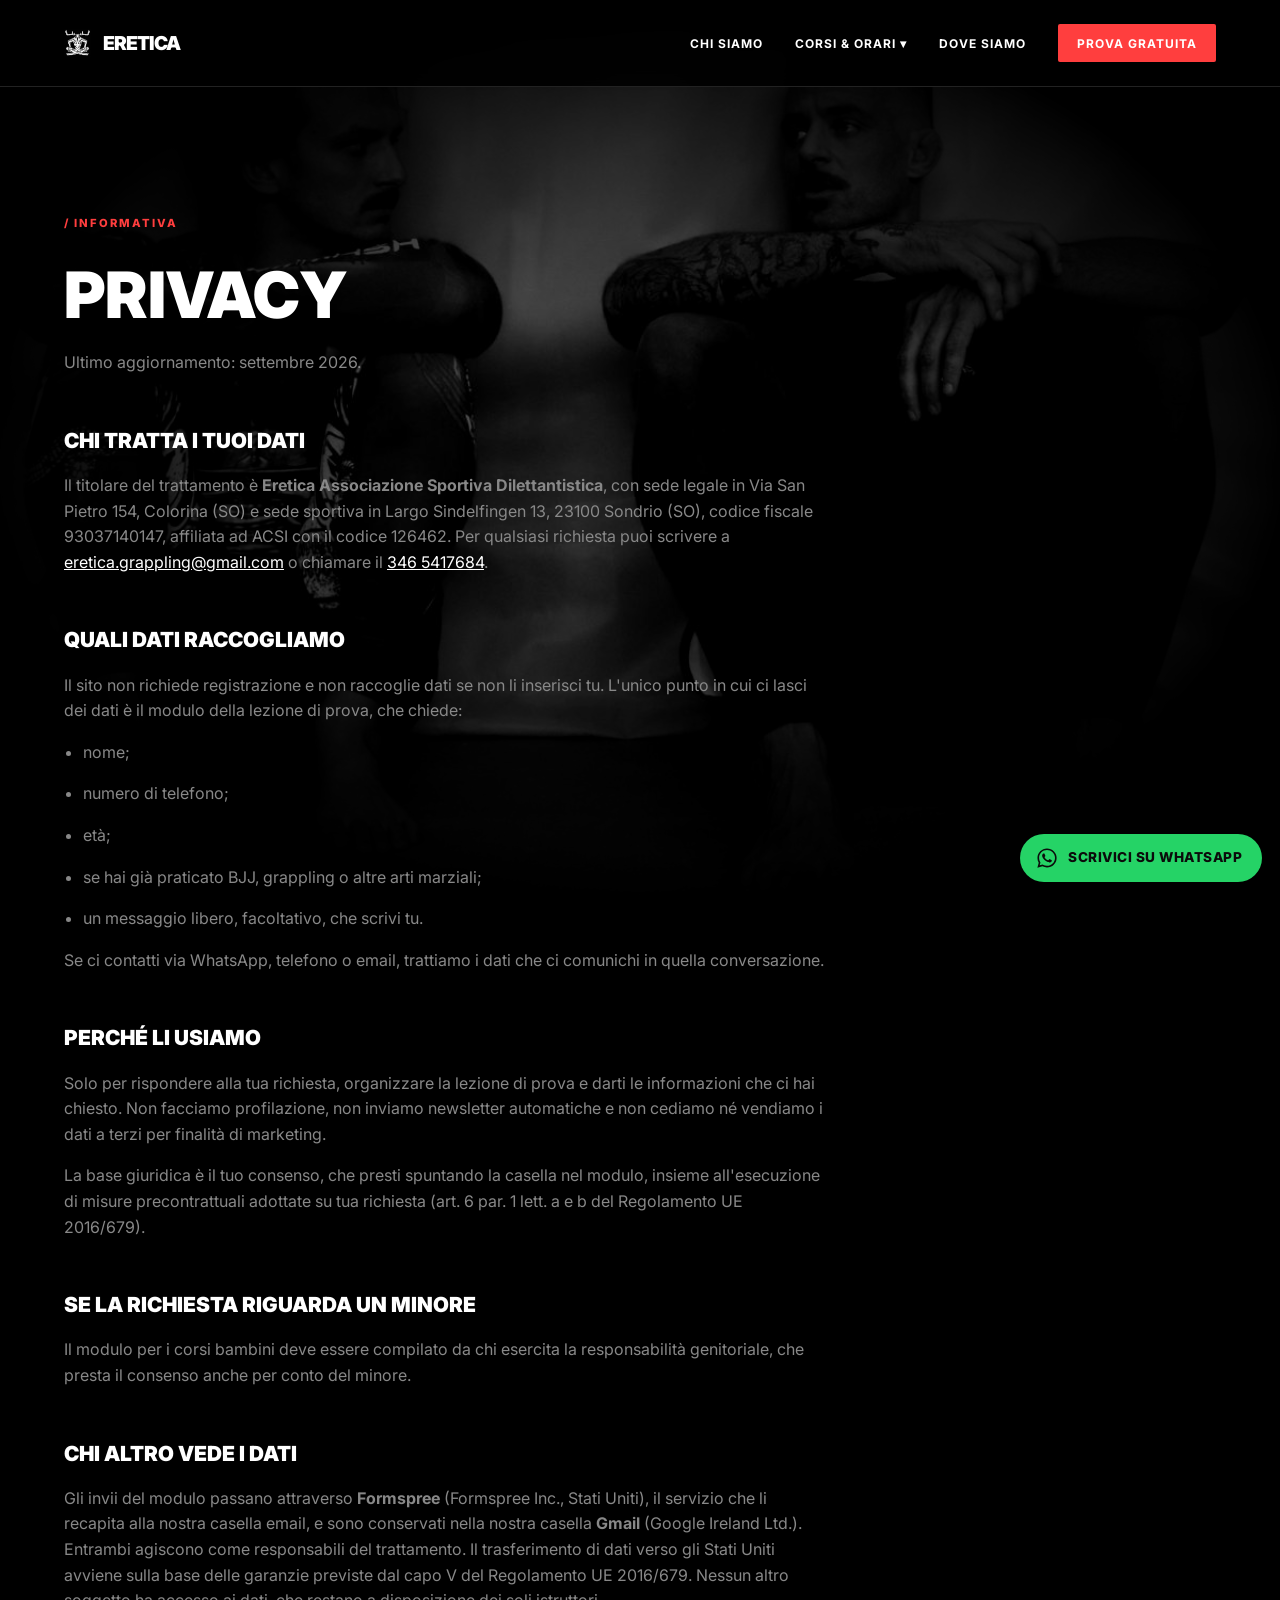
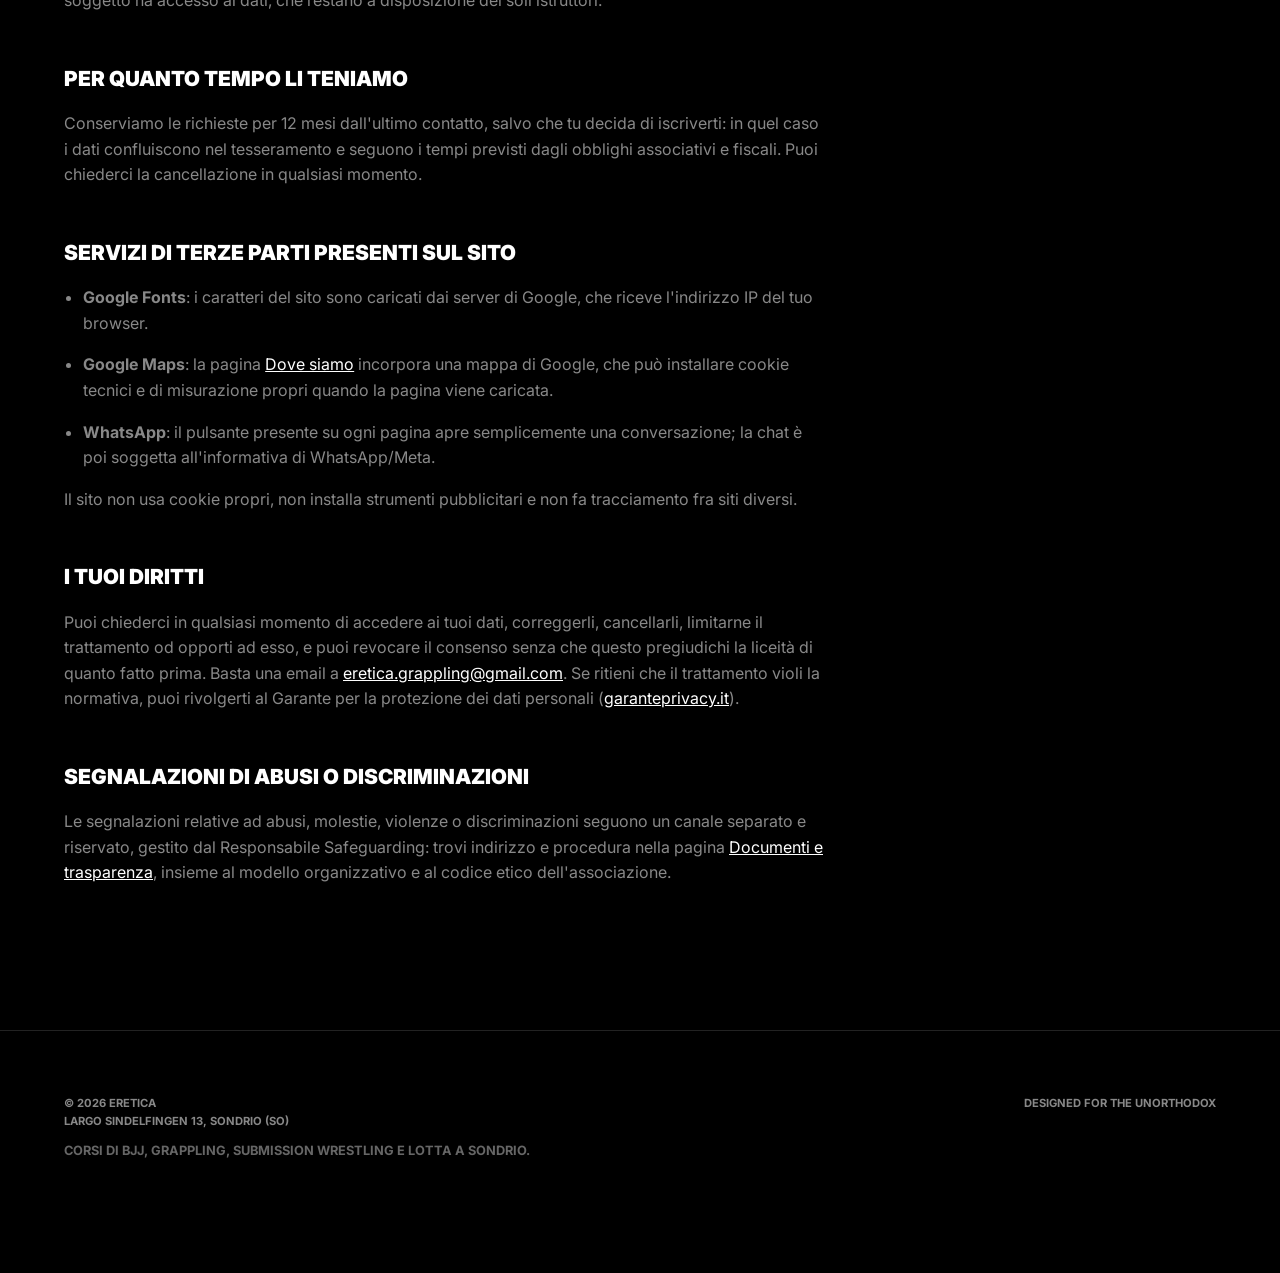
<file: privacy.html>
<!DOCTYPE html>
<html lang="it">
<head>
    <meta charset="UTF-8">
    <meta name="viewport" content="width=device-width, initial-scale=1.0">
    <title>Informativa privacy | ERETICA Jiu Jitsu</title>

    <meta name="description" content="Come Eretica Jiu Jitsu tratta i dati personali raccolti tramite il modulo di richiesta della lezione di prova.">
    <link rel="canonical" href="https://ereticajiujitsu.com/privacy.html">
    <meta name="robots" content="noindex, follow">

    <meta name="theme-color" content="#FF3E3E">

    <link rel="icon" type="image/png" sizes="32x32" href="assets/favicon-32.png">
    <link rel="apple-touch-icon" href="assets/apple-touch-icon.png">

    <link rel="preconnect" href="https://fonts.googleapis.com">
    <link rel="preconnect" href="https://fonts.gstatic.com" crossorigin>
    <link href="https://fonts.googleapis.com/css2?family=Inter:wght@400;700;900&display=swap" rel="stylesheet">

    <link rel="stylesheet" href="css/style.css">
    <script src="js/watermark.js" defer></script>

    <!-- NOTA PER ERETICA: i dati dell'ente sono quelli del modello organizzativo rev 1.0.
         La conservazione e' impostata a 12 mesi: cambiala se preferisci un altro periodo.
         Questo testo descrive come funziona davvero il sito, ma non e' un parere legale:
         fallo leggere a chi vi segue per gli adempimenti. -->

    <style>
        .legal { max-width: 760px; }
        .legal h2 {
            font-size: 1.3rem;
            font-weight: 900;
            text-transform: uppercase;
            margin: 3rem 0 1rem 0;
        }
        .legal p, .legal li { color: var(--muted); margin-bottom: 1rem; }
        .legal ul { padding-left: 1.2rem; }
        .legal a { color: var(--fg); }
        .todo { color: var(--accent); font-weight: 700; }
    </style>
</head>
<body>

    <header class="navbar">
        <div class="logo">
            <a href="index.html" style="display: flex; align-items: center; text-decoration: none; color: var(--fg);">
                <img src="assets/logo-nav.png" alt="" width="27" height="28" style="height: 28px; width: auto; margin-right: 12px; filter: grayscale(100%); transition: 0.3s ease;">
                ERETICA
            </a>
        </div>

        <button class="hamburger" id="hamburger-btn" aria-label="Apri il menu" aria-expanded="false" aria-controls="mobile-nav">☰</button>

        <nav id="mobile-nav">
            <a href="about.html">Chi Siamo</a>
            <div class="dropdown">
                <a href="javascript:void(0);" style="cursor: pointer;">Corsi &amp; Orari ▾</a>
                <div class="dropdown-content">
                    <a href="corsi.html">Adulti &amp; Junior</a>
                    <a href="bambini.html">Bambini</a>
                </div>
            </div>
            <a href="contatti.html">Dove Siamo</a>
            <a href="prova.html" class="btn-nav">Prova Gratuita</a>
        </nav>
    </header>

    <main class="section-padding">
        <div class="legal">
            <span class="section-tag">/ Informativa</span>
            <h1 style="font-size: clamp(2.2rem, 7vw, 4rem); font-weight: 900; line-height: 0.95;">PRIVACY</h1>
            <p style="margin-top: 1.5rem;">Ultimo aggiornamento: settembre 2026.</p>

            <h2>Chi tratta i tuoi dati</h2>
            <p>
                Il titolare del trattamento è <strong>Eretica Associazione Sportiva Dilettantistica</strong>,
                con sede legale in Via San Pietro 154, Colorina (SO) e sede sportiva in
                Largo Sindelfingen 13, 23100 Sondrio (SO), codice fiscale 93037140147,
                affiliata ad ACSI con il codice 126462.
                Per qualsiasi richiesta puoi scrivere a
                <a href="mailto:eretica.grappling@gmail.com">eretica.grappling@gmail.com</a>
                o chiamare il <a href="tel:+393465417684">346 5417684</a>.
            </p>

            <h2>Quali dati raccogliamo</h2>
            <p>Il sito non richiede registrazione e non raccoglie dati se non li inserisci tu. L'unico punto in cui ci lasci dei dati è il modulo della lezione di prova, che chiede:</p>
            <ul>
                <li>nome;</li>
                <li>numero di telefono;</li>
                <li>età;</li>
                <li>se hai già praticato BJJ, grappling o altre arti marziali;</li>
                <li>un messaggio libero, facoltativo, che scrivi tu.</li>
            </ul>
            <p>Se ci contatti via WhatsApp, telefono o email, trattiamo i dati che ci comunichi in quella conversazione.</p>

            <h2>Perché li usiamo</h2>
            <p>
                Solo per rispondere alla tua richiesta, organizzare la lezione di prova e darti le informazioni
                che ci hai chiesto. Non facciamo profilazione, non inviamo newsletter automatiche e non cediamo
                né vendiamo i dati a terzi per finalità di marketing.
            </p>
            <p>
                La base giuridica è il tuo consenso, che presti spuntando la casella nel modulo, insieme
                all'esecuzione di misure precontrattuali adottate su tua richiesta (art. 6 par. 1 lett. a e b del
                Regolamento UE 2016/679).
            </p>

            <h2>Se la richiesta riguarda un minore</h2>
            <p>
                Il modulo per i corsi bambini deve essere compilato da chi esercita la responsabilità genitoriale,
                che presta il consenso anche per conto del minore.
            </p>

            <h2>Chi altro vede i dati</h2>
            <p>
                Gli invii del modulo passano attraverso <strong>Formspree</strong>
                (Formspree Inc., Stati Uniti), il servizio che li recapita alla nostra casella email, e
                sono conservati nella nostra casella <strong>Gmail</strong> (Google Ireland Ltd.).
                Entrambi agiscono come responsabili del trattamento. Il trasferimento di dati verso gli Stati Uniti
                avviene sulla base delle garanzie previste dal capo V del Regolamento UE 2016/679.
                Nessun altro soggetto ha accesso ai dati, che restano a disposizione dei soli istruttori.
            </p>

            <h2>Per quanto tempo li teniamo</h2>
            <p>
                Conserviamo le richieste per 12 mesi
                dall'ultimo contatto, salvo che tu decida di iscriverti: in quel caso i dati confluiscono nel
                tesseramento e seguono i tempi previsti dagli obblighi associativi e fiscali. Puoi chiederci la
                cancellazione in qualsiasi momento.
            </p>

            <h2>Servizi di terze parti presenti sul sito</h2>
            <ul>
                <li><strong>Google Fonts</strong>: i caratteri del sito sono caricati dai server di Google, che riceve l'indirizzo IP del tuo browser.</li>
                <li><strong>Google Maps</strong>: la pagina <a href="contatti.html">Dove siamo</a> incorpora una mappa di Google, che può installare cookie tecnici e di misurazione propri quando la pagina viene caricata.</li>
                <li><strong>WhatsApp</strong>: il pulsante presente su ogni pagina apre semplicemente una conversazione; la chat è poi soggetta all'informativa di WhatsApp/Meta.</li>
            </ul>
            <p>Il sito non usa cookie propri, non installa strumenti pubblicitari e non fa tracciamento fra siti diversi.</p>

            <h2>I tuoi diritti</h2>
            <p>
                Puoi chiederci in qualsiasi momento di accedere ai tuoi dati, correggerli, cancellarli, limitarne
                il trattamento od opporti ad esso, e puoi revocare il consenso senza che questo pregiudichi la
                liceità di quanto fatto prima. Basta una email a
                <a href="mailto:eretica.grappling@gmail.com">eretica.grappling@gmail.com</a>.
                Se ritieni che il trattamento violi la normativa, puoi rivolgerti al Garante per la protezione
                dei dati personali (<a href="https://www.garanteprivacy.it" target="_blank" rel="noopener">garanteprivacy.it</a>).
            </p>

            <h2>Segnalazioni di abusi o discriminazioni</h2>
            <p>
                Le segnalazioni relative ad abusi, molestie, violenze o discriminazioni seguono un canale
                separato e riservato, gestito dal Responsabile Safeguarding: trovi indirizzo e procedura
                nella pagina <a href="documenti.html">Documenti e trasparenza</a>, insieme al modello
                organizzativo e al codice etico dell'associazione.
            </p>
        </div>
    </main>

    <footer>
        <div class="footer-left">
            <p>© 2026 ERETICA <br>Largo Sindelfingen 13, Sondrio (SO)</p>
            <p style="font-size: 0.8rem; color: #666; margin-top: 10px;">Corsi di BJJ, Grappling, Submission Wrestling e Lotta a Sondrio.</p>
        </div>
        <div class="footer-right">
            <p>DESIGNED FOR THE UNORTHODOX</p>
        </div>
    </footer>

    <script>
        const btn = document.getElementById('hamburger-btn');
        const nav = document.getElementById('mobile-nav');

        if (btn && nav) {
            btn.addEventListener('click', () => {
                const open = nav.classList.toggle('active');
                btn.innerHTML = open ? '✕' : '☰';
                btn.setAttribute('aria-expanded', open ? 'true' : 'false');
                btn.setAttribute('aria-label', open ? 'Chiudi il menu' : 'Apri il menu');
            });
        }

        const dropdownLink = document.querySelector('.dropdown > a');
        const dropdown = document.querySelector('.dropdown');

        if (dropdownLink && dropdown) {
            dropdownLink.addEventListener('click', (e) => {
                if (window.innerWidth <= 768) {
                    e.preventDefault();
                    dropdown.classList.toggle('open');
                }
            });
        }
    </script>

    <a class="wa-float" href="https://wa.me/393465417684?text=Ciao%21%20Vorrei%20informazioni%20su%20Eretica." target="_blank" rel="noopener"
       aria-label="Scrivici su WhatsApp"><svg viewBox="0 0 448 512" aria-hidden="true" focusable="false"><path d="M380.9 97.1C339 55.1 283.2 32 223.9 32c-122.4 0-222 99.6-222 222 0 39.1 10.2 77.3 29.6 111L0 480l117.7-30.9c32.4 17.7 68.9 27 106.1 27h.1c122.3 0 224.1-99.6 224.1-222 0-59.3-25.2-115-67.1-157zm-157 341.6c-33.2 0-65.7-8.9-94-25.7l-6.7-4-69.8 18.3L72 359.2l-4.4-7c-18.5-29.4-28.2-63.3-28.2-98.2 0-101.7 82.8-184.5 184.6-184.5 49.3 0 95.6 19.2 130.4 54.1 34.8 34.9 56.2 81.2 56.1 130.5 0 101.8-84.9 184.6-186.6 184.6zm101.2-138.2c-5.5-2.8-32.8-16.2-37.9-18-5.1-1.9-8.8-2.8-12.5 2.8-3.7 5.6-14.3 18-17.6 21.8-3.2 3.7-6.5 4.2-12 1.4-32.6-16.3-54-29.1-75.5-66-5.7-9.8 5.7-9.1 16.3-30.3 1.8-3.7.9-6.9-.5-9.7-1.4-2.8-12.5-30.1-17.1-41.2-4.5-10.8-9.1-9.3-12.5-9.5-3.2-.2-6.9-.2-10.6-.2-3.7 0-9.7 1.4-14.8 6.9-5.1 5.6-19.4 19-19.4 46.3 0 27.3 19.9 53.7 22.6 57.4 2.8 3.7 39.1 59.7 94.8 83.8 35.2 15.2 49 16.5 66.6 13.9 10.7-1.6 32.8-13.4 37.4-26.4 4.6-13 4.6-24.1 3.2-26.4-1.3-2.5-5-3.9-10.5-6.6z"/></svg><span>Scrivici su WhatsApp</span></a>

</body>
</html>
</file>
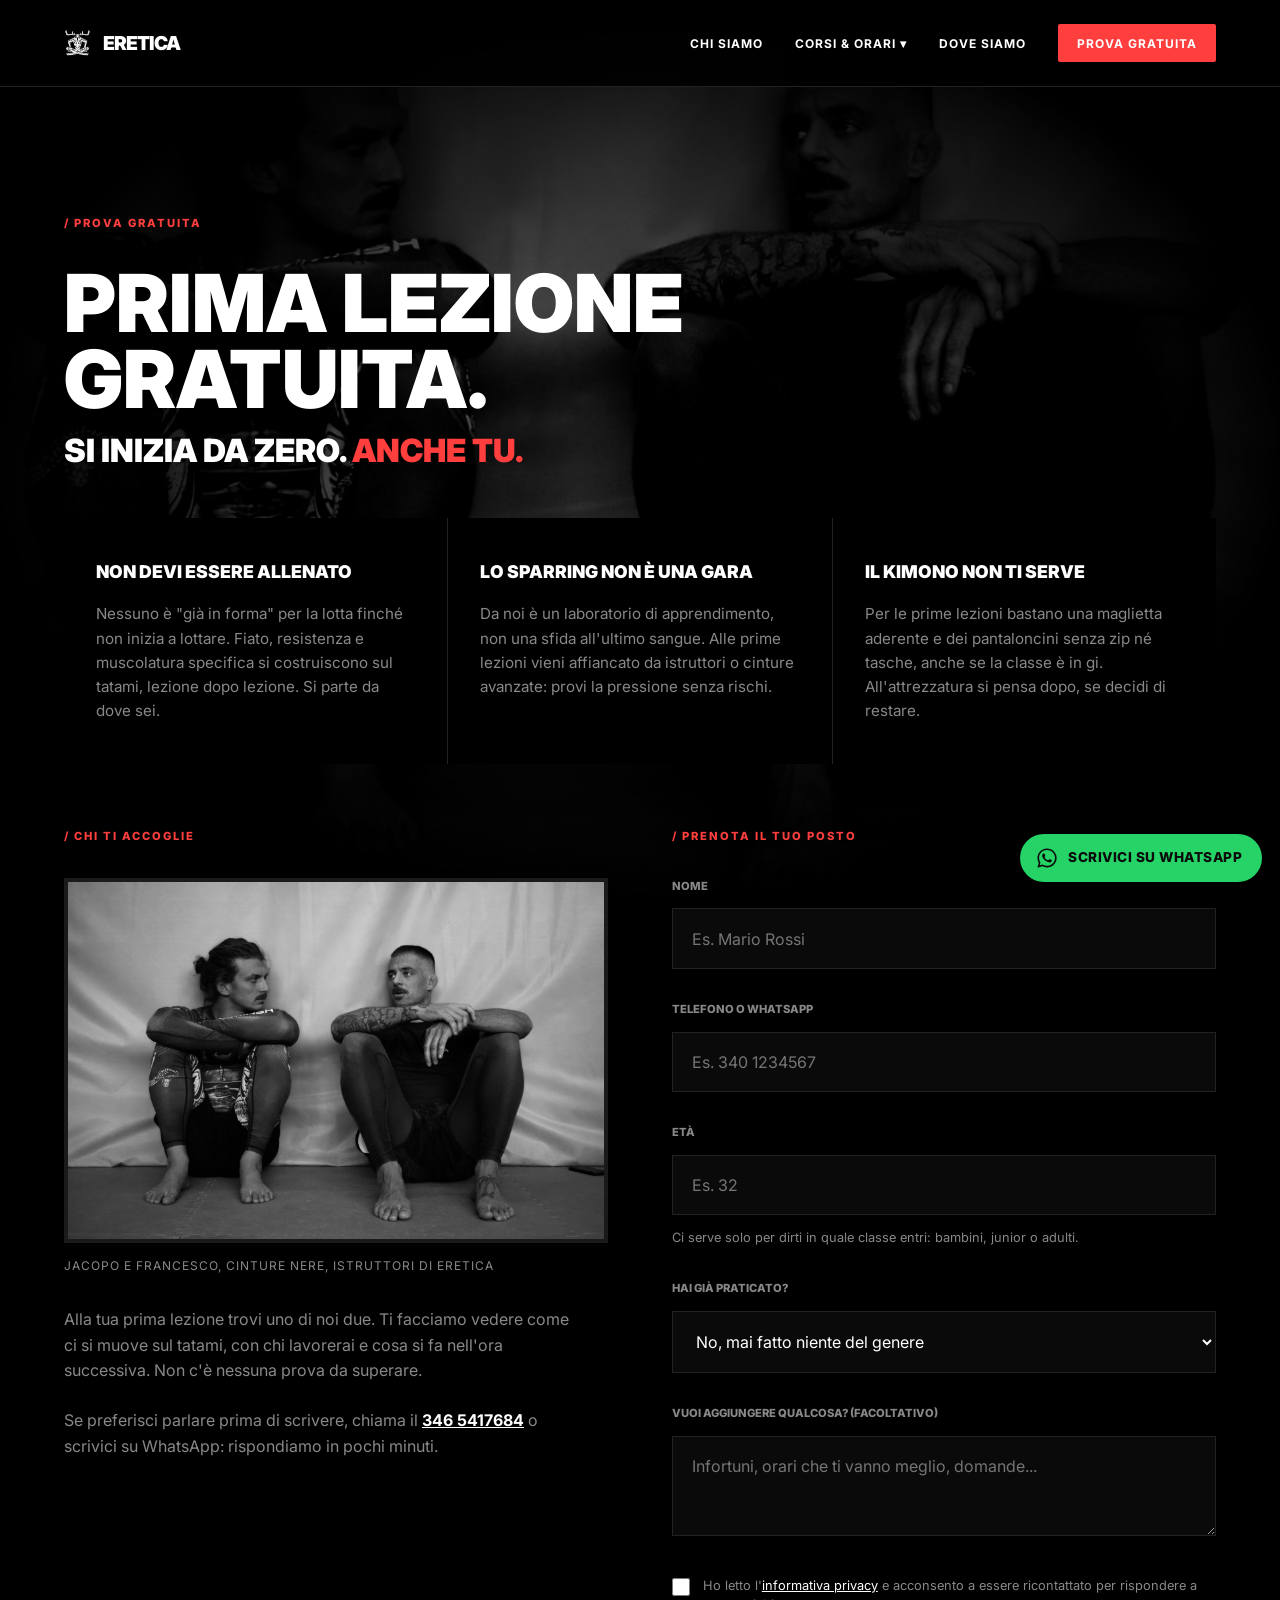
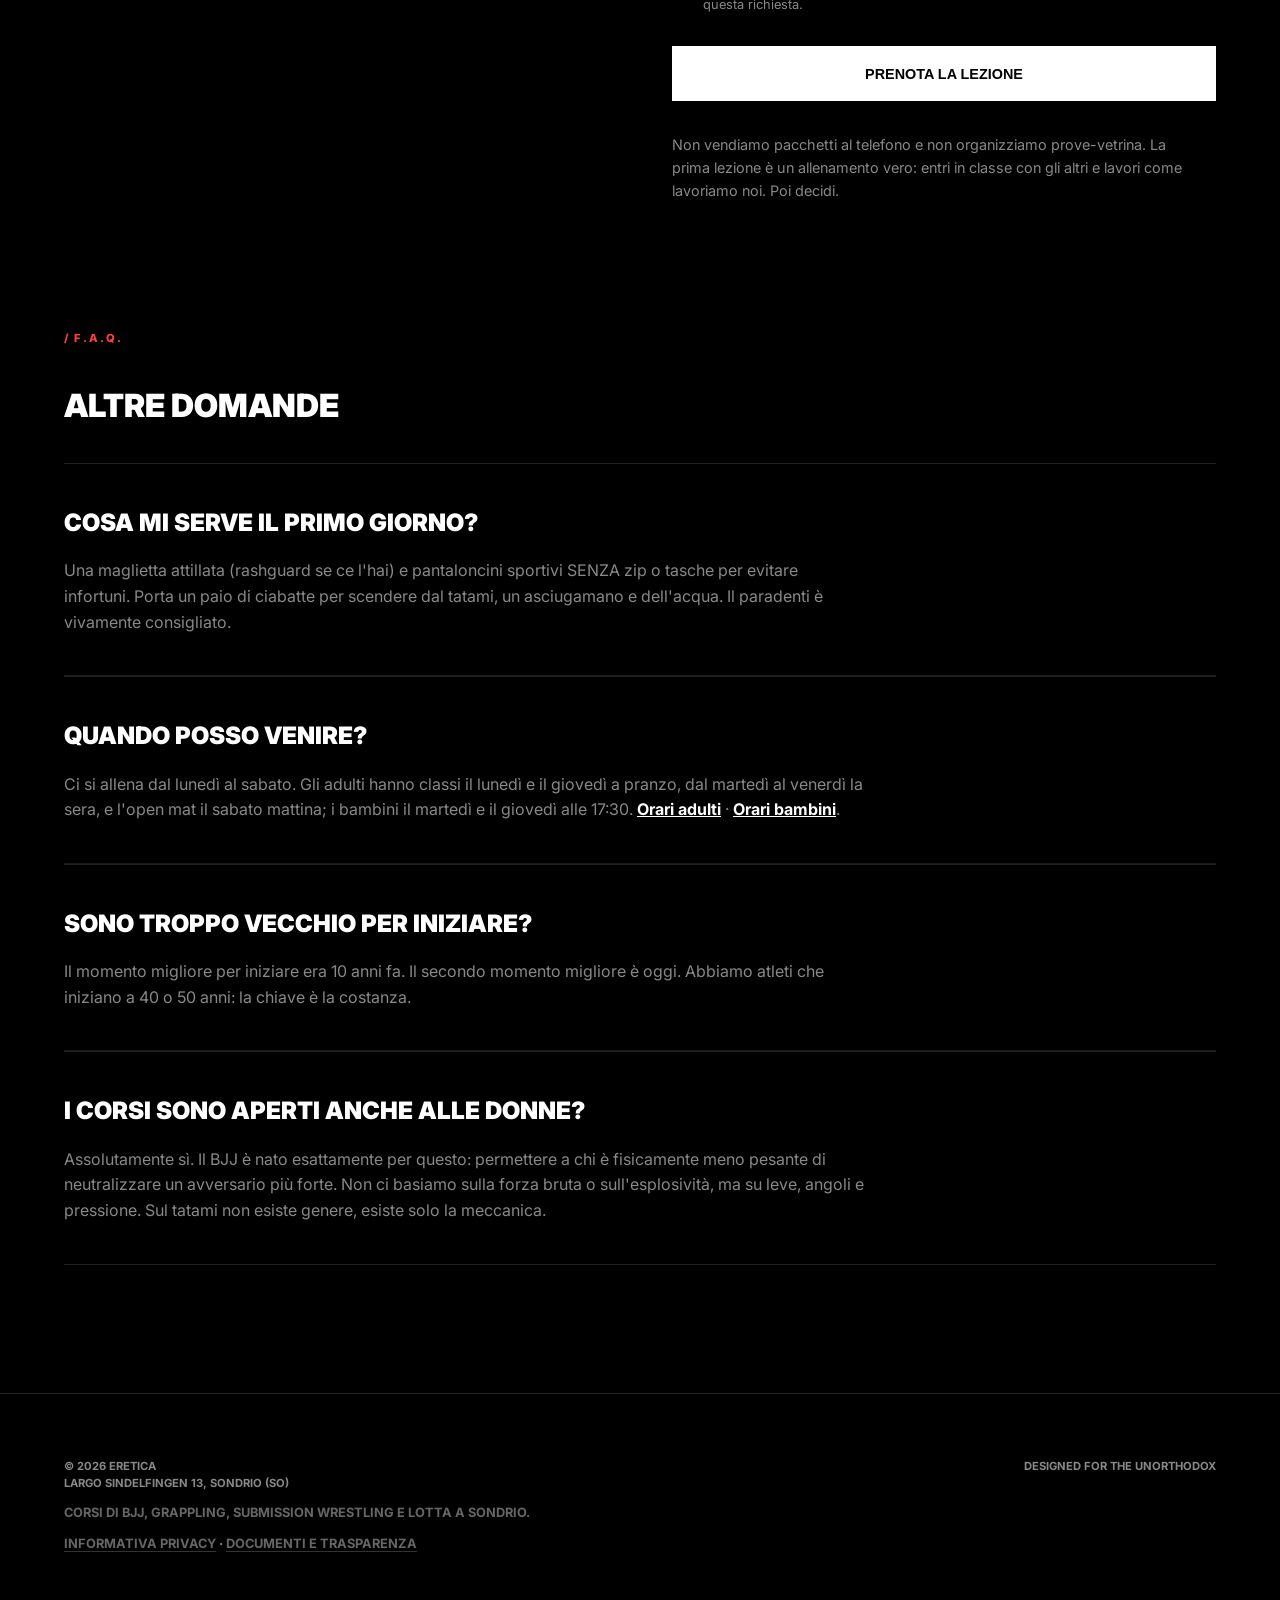
<file: prova.html>
<!DOCTYPE html>
<html lang="it">
<head>
    <meta charset="UTF-8">
    <meta name="viewport" content="width=device-width, initial-scale=1.0">
    <title>Lezione di prova gratuita di BJJ a Sondrio | ERETICA</title>

    <meta name="description" content="Prova gratis una lezione di Brazilian Jiu Jitsu o Grappling a Sondrio. Si parte da zero, senza kimono e senza esperienza: lasci un numero e ti richiamiamo.">
    <link rel="canonical" href="https://ereticajiujitsu.com/prova.html">

    <meta property="og:type" content="website">
    <meta property="og:site_name" content="ERETICA Jiu Jitsu">
    <meta property="og:locale" content="it_IT">
    <meta property="og:title" content="Lezione di prova gratuita di BJJ a Sondrio | ERETICA">
    <meta property="og:description" content="Si inizia da zero. Anche tu. Prima lezione gratuita di Brazilian Jiu Jitsu e Grappling a Sondrio.">
    <meta property="og:url" content="https://ereticajiujitsu.com/prova.html">
    <meta property="og:image" content="https://ereticajiujitsu.com/assets/og-prova.jpg">
    <meta property="og:image:width" content="1200">
    <meta property="og:image:height" content="630">
    <meta property="og:image:alt" content="Gli istruttori di Eretica, Sondrio">
    <meta name="twitter:card" content="summary_large_image">

    <meta name="theme-color" content="#FF3E3E">

    <link rel="icon" type="image/png" sizes="32x32" href="assets/favicon-32.png">
    <link rel="apple-touch-icon" href="assets/apple-touch-icon.png">

    <link rel="preconnect" href="https://fonts.googleapis.com">
    <link rel="preconnect" href="https://fonts.gstatic.com" crossorigin>
    <link href="https://fonts.googleapis.com/css2?family=Inter:wght@400;700;900&display=swap" rel="stylesheet">
    <link rel="stylesheet" href="css/style.css">
    <script src="js/watermark.js" defer></script>
</head>
<body>

    <header class="navbar">
        <div class="logo">
            <a href="index.html" style="display: flex; align-items: center; text-decoration: none; color: var(--fg);">
                <img src="assets/logo-nav.png" alt="" width="27" height="28" style="height: 28px; width: auto; margin-right: 12px; filter: grayscale(100%); transition: 0.3s ease;">
                ERETICA
            </a>
        </div>
        
        <button class="hamburger" id="hamburger-btn" aria-label="Apri il menu" aria-expanded="false" aria-controls="mobile-nav">☰</button>
        
        <nav id="mobile-nav">
            <a href="about.html">Chi Siamo</a>
            <div class="dropdown">
                <a href="javascript:void(0);" style="cursor: pointer;">Corsi & Orari ▾</a>
                <div class="dropdown-content">
                    <a href="corsi.html">Adulti & Junior</a>
                    <a href="bambini.html">Bambini</a>
                </div>
            </div>
            <a href="contatti.html">Dove Siamo</a>
            <a href="prova.html" class="btn-nav">Prova Gratuita</a>
        </nav>
    </header>


    <main class="section-padding">

        <span class="section-tag">/ Prova gratuita</span>
        <h1 style="font-size: clamp(2.6rem, 9vw, 5rem); font-weight: 900; line-height: 0.95;">PRIMA LEZIONE<br>GRATUITA.</h1>
        <p class="lead-line">Si inizia da zero. <span class="highlight">Anche tu.</span></p>

        <div class="reassure-grid">
            <div class="reassure-card">
                <h3>Non devi essere allenato</h3>
                <p>Nessuno è "già in forma" per la lotta finché non inizia a lottare. Fiato, resistenza e muscolatura specifica si costruiscono sul tatami, lezione dopo lezione. Si parte da dove sei.</p>
            </div>
            <div class="reassure-card">
                <h3>Lo sparring non è una gara</h3>
                <p>Da noi è un laboratorio di apprendimento, non una sfida all'ultimo sangue. Alle prime lezioni vieni affiancato da istruttori o cinture avanzate: provi la pressione senza rischi.</p>
            </div>
            <div class="reassure-card">
                <h3>Il kimono non ti serve</h3>
                <p>Per le prime lezioni bastano una maglietta aderente e dei pantaloncini senza zip né tasche, anche se la classe è in gi. All'attrezzatura si pensa dopo, se decidi di restare.</p>
            </div>
        </div>

        <div class="grid-2">

            <div>
                <span class="section-tag">/ Chi ti accoglie</span>
                <div class="photo-frame">
                    <img src="assets/coach-web.jpg" width="1600" height="1067" loading="lazy" decoding="async"
                         alt="Jacopo Silvestri e Francesco Codega, istruttori di Eretica a Sondrio">
                </div>
                <p class="photo-caption">Jacopo e Francesco, cinture nere, istruttori di Eretica</p>
                <p style="color: var(--muted); margin-top: 2rem; max-width: 520px;">
                    Alla tua prima lezione trovi uno di noi due. Ti facciamo vedere come ci si muove sul tatami,
                    con chi lavorerai e cosa si fa nell'ora successiva. Non c'è nessuna prova da superare.
                </p>
                <p style="color: var(--muted); margin-top: 1.5rem; max-width: 520px;">
                    Se preferisci parlare prima di scrivere, chiama il
                    <a href="tel:+393465417684" style="color: var(--fg); font-weight: 700;">346 5417684</a>
                    o scrivici su WhatsApp: rispondiamo in pochi minuti.
                </p>
            </div>

            <div>
                <span class="section-tag">/ Prenota il tuo posto</span>
                <div class="form-container" style="margin-top: 1rem;">
                    <form id="prova-form" action="https://formspree.io/f/xqeyjqlv" method="POST">

                        <div class="form-group">
                            <label for="f-nome">NOME</label>
                            <input id="f-nome" type="text" name="Nome" placeholder="Es. Mario Rossi" required
                                   autocomplete="name" pattern="[A-Za-zÀ-ÿ\s']+" title="Inserisci solo lettere. Niente simboli.">
                        </div>

                        <div class="form-group">
                            <label for="f-tel">TELEFONO O WHATSAPP</label>
                            <input id="f-tel" type="tel" name="Telefono" placeholder="Es. 340 1234567" required
                                   autocomplete="tel" inputmode="tel" pattern="[0-9+().\s-]{8,20}"
                                   title="Inserisci un numero di telefono valido.">
                        </div>

                        <div class="form-group">
                            <label for="f-eta">ETÀ</label>
                            <input id="f-eta" type="number" name="Eta" min="4" max="99" required
                                   inputmode="numeric" placeholder="Es. 32" title="Inserisci un'età valida.">
                        </div>
                        <p class="form-note">Ci serve solo per dirti in quale classe entri: bambini, junior o adulti.</p>

                        <div class="form-group">
                            <label for="f-esperienza">HAI GIÀ PRATICATO?</label>
                            <select id="f-esperienza" name="Esperienza">
                                <option value="Mai praticato">No, mai fatto niente del genere</option>
                                <option value="Altre arti marziali">Vengo da altre arti marziali</option>
                                <option value="Meno di 1 anno">BJJ o grappling, meno di un anno</option>
                                <option value="Oltre 1 anno">BJJ o grappling, più di un anno</option>
                            </select>
                        </div>

                        <div class="form-group">
                            <label for="messaggio">VUOI AGGIUNGERE QUALCOSA? (FACOLTATIVO)</label>
                            <textarea id="messaggio" name="Messaggio" rows="3"
                                      placeholder="Infortuni, orari che ti vanno meglio, domande..."></textarea>
                        </div>

                        <div class="hp" aria-hidden="true">
                            <label>Lascia vuoto questo campo
                                <input type="text" name="_gotcha" tabindex="-1" autocomplete="off">
                            </label>
                        </div>
                        <input type="hidden" name="_subject" value="Richiesta prova gratuita - ereticajiujitsu.com">

                        <label class="form-consent">
                            <input type="checkbox" name="Consenso" value="si" required>
                            <span>Ho letto l'<a href="privacy.html">informativa privacy</a> e acconsento
                                  a essere ricontattato per rispondere a questa richiesta.</span>
                        </label>

                        <button type="submit" class="btn-main" style="border:none; cursor:pointer; width:100%;">Prenota la lezione</button>
                    </form>

                    <p id="form-status" class="form-status" hidden></p>
                </div>

                <p style="color: var(--muted); font-size: 0.9rem; margin-top: 2rem; max-width: 520px;">
                    Non vendiamo pacchetti al telefono e non organizziamo prove-vetrina. La prima lezione è
                    un allenamento vero: entri in classe con gli altri e lavori come lavoriamo noi. Poi decidi.
                </p>
            </div>

        </div>

        <div class="faq-container" style="margin-top: 8rem;">
            <span class="section-tag">/ F.A.Q.</span>
            <h2 style="font-size: 2rem; font-weight: 900; margin-bottom: 2rem; text-transform: uppercase;">Altre domande</h2>

            <div class="faq-item">
                <h3>Cosa mi serve il primo giorno?</h3>
                <p>Una maglietta attillata (rashguard se ce l'hai) e pantaloncini sportivi SENZA zip o tasche per evitare infortuni. Porta un paio di ciabatte per scendere dal tatami, un asciugamano e dell'acqua. Il paradenti è vivamente consigliato.</p>
            </div>

            <div class="faq-item">
                <h3>Quando posso venire?</h3>
                <p>Ci si allena dal lunedì al sabato. Gli adulti hanno classi il lunedì e il giovedì a pranzo, dal martedì al venerdì la sera, e l'open mat il sabato mattina; i bambini il martedì e il giovedì alle 17:30. <a href="corsi.html" style="color: var(--fg); font-weight: 700;">Orari adulti</a> · <a href="bambini.html" style="color: var(--fg); font-weight: 700;">Orari bambini</a>.</p>
            </div>

            <div class="faq-item">
                <h3>Sono troppo vecchio per iniziare?</h3>
                <p>Il momento migliore per iniziare era 10 anni fa. Il secondo momento migliore è oggi. Abbiamo atleti che iniziano a 40 o 50 anni: la chiave è la costanza.</p>
            </div>

            <div class="faq-item">
                <h3>I corsi sono aperti anche alle donne?</h3>
                <p>Assolutamente sì. Il BJJ è nato esattamente per questo: permettere a chi è fisicamente meno pesante di neutralizzare un avversario più forte. Non ci basiamo sulla forza bruta o sull'esplosività, ma su leve, angoli e pressione. Sul tatami non esiste genere, esiste solo la meccanica.</p>
            </div>
        </div>

    </main>

    <footer>
        <div class="footer-left">
            <p>© 2026 ERETICA <br>Largo Sindelfingen 13, Sondrio (SO)</p>
            <p style="font-size: 0.8rem; color: #666; margin-top: 10px;">Corsi di BJJ, Grappling, Submission Wrestling e Lotta a Sondrio.</p>
            <p style="font-size: 0.8rem; margin-top: 10px;"><a href="privacy.html" style="color: #666; text-decoration: none; border-bottom: 1px solid #333;">Informativa privacy</a> · <a href="documenti.html" style="color: #666; text-decoration: none; border-bottom: 1px solid #333;">Documenti e trasparenza</a></p>
        </div>
        <div class="footer-right">
            <p>DESIGNED FOR THE UNORTHODOX</p>
        </div>
    </footer>

    <script>
        // Gestione apertura/chiusura Menu Mobile (Hamburger)
        const btn = document.getElementById('hamburger-btn');
        const nav = document.getElementById('mobile-nav');
        
        if (btn && nav) {
            btn.addEventListener('click', () => {
                const open = nav.classList.toggle('active');
                btn.innerHTML = open ? '✕' : '☰';
                btn.setAttribute('aria-expanded', open ? 'true' : 'false');
                btn.setAttribute('aria-label', open ? 'Chiudi il menu' : 'Apri il menu');
            });
        }

        // Gestione apertura/chiusura Tendina "Corsi & Orari" su Mobile
        const dropdownLink = document.querySelector('.dropdown > a');
        const dropdown = document.querySelector('.dropdown');
        
        if (dropdownLink && dropdown) {
            dropdownLink.addEventListener('click', (e) => {
                // Solo se siamo su schermi piccoli (mobile)
                if (window.innerWidth <= 768) {
                    e.preventDefault(); // Evita strani salti della pagina
                    dropdown.classList.toggle('open');
                }
            });
        }

        // Ripulisce il nome mentre si digita (niente numeri o simboli)
        const nomeInput = document.querySelector('input[name="Nome"]');
        if (nomeInput) {
            nomeInput.addEventListener('input', function() {
                this.value = this.value.replace(/[^A-Za-zÀ-ÿ\s']/g, '');
            });
        }

        // Invio del modulo senza cambiare pagina, con conferma a video.
        // Senza JavaScript il form fa comunque il POST normale a Formspree.
        const form = document.getElementById('prova-form');
        const statusBox = document.getElementById('form-status');

        if (form && statusBox) {
            form.addEventListener('submit', function(event) {
                event.preventDefault();

                const button = form.querySelector('button[type="submit"]');
                const labelOriginale = button.textContent;
                button.disabled = true;
                button.textContent = 'Invio in corso...';

                fetch(form.action, {
                    method: 'POST',
                    body: new FormData(form),
                    headers: { 'Accept': 'application/json' }
                })
                .then(function(response) {
                    if (!response.ok) throw new Error('Invio non riuscito');
                    form.hidden = true;
                    statusBox.hidden = false;
                    statusBox.className = 'form-status';
                    statusBox.innerHTML = '<strong>Ricevuto.</strong> Ti rispondiamo entro stasera con il giorno e l\'ora della tua prima lezione. Se hai fretta, scrivici direttamente su WhatsApp.';
                    statusBox.setAttribute('tabindex', '-1');
                    statusBox.focus();
                })
                .catch(function() {
                    button.disabled = false;
                    button.textContent = labelOriginale;
                    statusBox.hidden = false;
                    statusBox.className = 'form-status is-error';
                    statusBox.innerHTML = '<strong>Invio non riuscito.</strong> Succede. Scrivici su WhatsApp o chiama il <a href="tel:+393465417684" style="color:#fff;font-weight:700;">346 5417684</a>: rispondiamo in pochi minuti.';
                });
            });
        }
    </script>


    <a class="wa-float" href="https://wa.me/393465417684?text=Ciao%21%20Vorrei%20prenotare%20la%20lezione%20di%20prova%20gratuita." target="_blank" rel="noopener"
       aria-label="Scrivici su WhatsApp"><svg viewBox="0 0 448 512" aria-hidden="true" focusable="false"><path d="M380.9 97.1C339 55.1 283.2 32 223.9 32c-122.4 0-222 99.6-222 222 0 39.1 10.2 77.3 29.6 111L0 480l117.7-30.9c32.4 17.7 68.9 27 106.1 27h.1c122.3 0 224.1-99.6 224.1-222 0-59.3-25.2-115-67.1-157zm-157 341.6c-33.2 0-65.7-8.9-94-25.7l-6.7-4-69.8 18.3L72 359.2l-4.4-7c-18.5-29.4-28.2-63.3-28.2-98.2 0-101.7 82.8-184.5 184.6-184.5 49.3 0 95.6 19.2 130.4 54.1 34.8 34.9 56.2 81.2 56.1 130.5 0 101.8-84.9 184.6-186.6 184.6zm101.2-138.2c-5.5-2.8-32.8-16.2-37.9-18-5.1-1.9-8.8-2.8-12.5 2.8-3.7 5.6-14.3 18-17.6 21.8-3.2 3.7-6.5 4.2-12 1.4-32.6-16.3-54-29.1-75.5-66-5.7-9.8 5.7-9.1 16.3-30.3 1.8-3.7.9-6.9-.5-9.7-1.4-2.8-12.5-30.1-17.1-41.2-4.5-10.8-9.1-9.3-12.5-9.5-3.2-.2-6.9-.2-10.6-.2-3.7 0-9.7 1.4-14.8 6.9-5.1 5.6-19.4 19-19.4 46.3 0 27.3 19.9 53.7 22.6 57.4 2.8 3.7 39.1 59.7 94.8 83.8 35.2 15.2 49 16.5 66.6 13.9 10.7-1.6 32.8-13.4 37.4-26.4 4.6-13 4.6-24.1 3.2-26.4-1.3-2.5-5-3.9-10.5-6.6z"/></svg><span>Scrivici su WhatsApp</span></a>

</body>
</html>
</file>
<file: css/style.css>
/* ERETICA GRAPPLING - OFFICIAL STYLE SHEET 
   Concept: Brutalist Minimalist 
   Updated: Background Logo & Multi-page support
*/

:root {
    --bg: #000000;
    --fg: #ffffff;
    --accent: #ff3e3e; /* Rosso Eretica */
    --muted: #888888;
    --border: #222222;
    --card-bg: #0a0a0a;
}

/* RESET E BASI */
* {
    margin: 0;
    padding: 0;
    box-sizing: border-box;
}

html {
    scroll-behavior: smooth;
}

body {
    background-color: var(--bg);
    color: var(--fg);
    font-family: 'Inter', -apple-system, BlinkMacSystemFont, sans-serif;
    line-height: 1.6;
    -webkit-font-smoothing: antialiased;
    position: relative; /* Necessario per il logo di sfondo */
    overflow-x: hidden;
}

/* -----------------------------------------------------------
   LOGO DI SFONDO (WATERMARK)
   ----------------------------------------------------------- */
body::before {
    content: "";
    position: fixed; /* Rimane fermo mentre scorri */
    top: 0;
    left: 0;
    width: 100%;
    height: 100%;

    /* Sfondo. La prima scelta e' l'immagine remota qui sotto, che NON e' nostra:
       se non carica, js/watermark.js riscrive la variabile --wm e si passa alla
       foto di Francesco e Jacopo (assets/watermark-coach2.jpg).
       Altre alternative locali gia' pronte: watermark-lotta2.jpg (foto di gara),
       watermark.png (il logo). */
    background-image: var(--wm, url('https://www.bjjee.com/wp-content/uploads/2023/12/gordon-ryan-guard-pass-.jpeg'));
    background-repeat: no-repeat;
    background-position: center;
    background-size: cover; /* riempie lo schermo, niente riquadro coi bordi netti */

    /* I bordi sfumano nel nero, cosi' la foto non taglia di netto */
    -webkit-mask-image: radial-gradient(ellipse at center, #000 25%, transparent 72%);
    mask-image: radial-gradient(ellipse at center, #000 25%, transparent 72%);

    /* L'EFFETTO DISSOLVENZA */
    opacity: 0.38; /* Unico numero da toccare per farla più o meno visibile */

    filter: grayscale(100%); /* Lo rende monocromatico se non lo è già */
    z-index: -1; /* Lo mette sotto a tutto il testo */
    pointer-events: none; /* Non interferisce con i clic */
}

/* NAVIGAZIONE */
.navbar {
    display: flex;
    justify-content: space-between;
    align-items: center;
    padding: 1.5rem 5%;
    border-bottom: 1px solid var(--border);
    position: sticky;
    top: 0;
    background: rgba(0, 0, 0, 0.9);
    backdrop-filter: blur(10px);
    z-index: 1000;
}

/* DROPDOWN MENU CORSI */
.dropdown {
    position: relative;
    display: inline-block;
}

.dropdown-content {
    display: none;
    position: absolute;
    background-color: rgba(0, 0, 0, 0.95);
    min-width: 160px;
    box-shadow: 0px 8px 16px 0px rgba(0,0,0,0.9);
    z-index: 1001;
    border: 1px solid var(--border);
    top: 100%;
    left: 0;
    flex-direction: column;
    padding: 0.5rem 0;
}

.dropdown-content a {
    color: var(--fg);
    padding: 12px 16px;
    text-decoration: none;
    display: block;
    font-size: 0.75rem;
    font-weight: 700;
    text-transform: uppercase;
    transition: 0.3s;
}

.dropdown-content a:hover {
    background-color: var(--border);
    color: var(--accent);
}

.dropdown:hover .dropdown-content {
    display: flex;
}

.logo {
    font-weight: 900;
    font-size: 1.2rem;
    letter-spacing: -1px;
}

.logo a {
    text-decoration: none;
    color: var(--fg);
}

nav {
    display: flex;
    align-items: center;
    gap: 2rem;
}

nav a {
    color: var(--fg);
    text-decoration: none;
    font-size: 0.75rem;
    font-weight: 700;
    text-transform: uppercase;
    letter-spacing: 1px;
    transition: 0.3s;
}

nav a:hover {
    color: var(--accent);
}

/* IL TASTO PROVA NELLA NAV */
.btn-nav {
    background: var(--accent);
    color: white !important;
    padding: 0.6rem 1.2rem;
    border-radius: 2px;
}

.btn-nav:hover {
    background: white !important;
    color: black !important;
}

/* HERO SECTION */
/* HERO SECTION */
.hero {
    height: 85vh;
    display: flex;
    align-items: center;
    padding: 0 5%;
    border-bottom: 1px solid var(--border);
    
    /* SFONDO CON IMMAGINE E SFUMATURA SCURA PER LEGGERE IL TESTO */
    background: linear-gradient(
        to right, 
        rgba(0, 0, 0, 0.9) 10%, 
        rgba(0, 0, 0, 0.4) 100%
    ), url('../assets/hero-bg.jpg');
    
    background-size: cover;
    background-position: center center;
    background-repeat: no-repeat;
}

.hero h1 {
    font-size: clamp(3.5rem, 12vw, 9rem);
    line-height: 0.85;
    font-weight: 900;
    letter-spacing: -4px;
    text-transform: uppercase;
}

.hero p {
    font-size: 1.2rem;
    color: #cccccc; /* Leggermente più chiaro per contrastare lo sfondo */
    margin: 1.5rem 0 2.5rem 0;
    max-width: 500px;
    text-shadow: 1px 1px 3px rgba(0,0,0,0.8); /* Ombra per massima leggibilità */
}

/* BOTTONI */
.btn-main {
    display: inline-block;
    padding: 1.2rem 2.5rem;
    background: var(--fg);
    color: var(--bg);
    text-decoration: none;
    font-weight: 900;
    text-transform: uppercase;
    font-size: 0.9rem;
    transition: 0.3s;
    border: none;
}

.btn-main:hover {
    background: var(--accent);
    color: var(--fg);
    transform: translateY(-2px);
}

/* SEZIONI GENERALI */
.section-padding {
    padding: 8rem 5%;
    border-bottom: 1px solid var(--border);
}

.section-tag {
    display: block;
    font-size: 0.7rem;
    color: var(--accent);
    margin-bottom: 2rem;
    text-transform: uppercase;
    font-weight: 800;
    letter-spacing: 2px;
}

.grid-2 {
    display: grid;
    grid-template-columns: 1fr 1fr;
    gap: 4rem;
}

.grid-2 h2 {
    font-size: 3.5rem;
    line-height: 1;
    font-weight: 900;
    text-transform: uppercase;
}

.bg-dark {
    background-color: #050505;
}

/* GRIGLIA CORSI */
.grid-courses {
    display: grid;
    grid-template-columns: repeat(auto-fit, minmax(300px, 1fr));
    gap: 1px;
    background: var(--border);
}

.course-card {
    background: var(--bg);
    padding: 4rem 2rem;
    transition: 0.4s ease;
}

.course-card:hover {
    background: #0f0f0f;
}

.course-card h3 {
    font-size: 2rem;
    margin-bottom: 1.5rem;
    text-transform: uppercase;
    font-weight: 900;
}

.course-card p {
    color: var(--muted);
}

/* PAGINA PROVA & FORM */
.form-container {
    max-width: 600px;
    margin-top: 3rem;
}

.form-group {
    margin-bottom: 2rem;
}

.form-group label {
    display: block;
    font-size: 0.7rem;
    font-weight: 800;
    margin-bottom: 0.8rem;
    color: var(--muted);
    text-transform: uppercase;
}

.form-group input, 
.form-group select, 
.form-group textarea {
    width: 100%;
    padding: 1.2rem;
    background: #0a0a0a;
    border: 1px solid var(--border);
    color: white;
    font-family: inherit;
    font-size: 1rem;
}

.form-group input:focus, 
.form-group select:focus {
    outline: none;
    border-color: var(--accent);
}

.beginner-box {
    background: var(--card-bg);
    padding: 4rem;
    border: 1px solid var(--border);
}

/* FOOTER */
footer {
    padding: 4rem 5%;
    display: flex;
    justify-content: space-between;
    font-size: 0.7rem;
    color: var(--muted);
    text-transform: uppercase;
    font-weight: 700;
}

/* BLOCCO MANIFESTO (HOME PAGE) */
.manifesto-block {
    padding: 6rem 2rem;
    text-align: center;
    border-top: 1px solid var(--border);
    border-bottom: 1px solid var(--border);
    background-color: var(--bg);
    margin: 2rem 0;
}

.manifesto-text {
    font-size: clamp(1.8rem, 4vw, 3rem);
    font-weight: 900;
    text-transform: uppercase;
    line-height: 1.2;
    max-width: 1000px;
    margin: 0 auto;
    color: var(--fg);
    font-style: italic;
    letter-spacing: -1px;
}

/* Evidenzia parole chiave in rosso */
.manifesto-text .highlight {
    color: var(--accent);
}

/* RESPONSIVE */


/* HAMBURGER MENU (Nascosto su PC) */
.hamburger {
    display: none;
    font-size: 2rem;
    background: none;
    border: none;
    color: var(--fg);
    cursor: pointer;
}
/* -----------------------------------------------------------
   RESPONSIVE & MOBILE DESIGN (Max 768px)
   ----------------------------------------------------------- */

@media (max-width: 768px) {
    /* 1. Spaziature e Griglie generali */
    .grid-2 { 
        grid-template-columns: 1fr; 
        gap: 3rem; 
    }
    .section-padding { 
        padding: 4rem 5%; 
    }
    
    /* 2. Hero Section */
    .hero { 
        height: auto; 
        min-height: 80vh; 
        padding-top: 6rem; 
        padding-bottom: 4rem; 
    }
    .hero h1 { 
        font-size: clamp(3rem, 15vw, 5rem); /* Dimensione dinamica per non sbordare */
        letter-spacing: -2px; 
        line-height: 0.9;
    }

    /* 3. La Navigazione Mobile (Hamburger Menu) */
    .navbar {
        padding: 1rem 5%;
        position: relative; /* Serve per far scendere il menu da qui */
    }
    
    .hamburger { 
        display: block; /* Mostra l'icona su mobile */
    }
    
    nav { 
        display: none; /* IL MENU E' NASCOSTO DI DEFAULT */
        position: absolute;
        top: 100%; /* Si apre esattamente sotto la barra nera */
        left: 0;
        width: 100%;
        background: rgba(0, 0, 0, 0.98);
        flex-direction: column;
        padding: 1rem 5% 2rem 5%;
        border-bottom: 1px solid var(--border);
        box-shadow: 0px 10px 20px rgba(0,0,0,0.8);
    }
    
    /* Questa classe viene aggiunta dal Javascript quando clicchi */
    nav.active {
        display: flex; 
    }
    
    nav a { 
        font-size: 1.2rem; /* Testi grandi per le dita */
        padding: 1rem 0;
        border-bottom: 1px solid #1a1a1a;
        width: 100%;
    }

/* 4. Gestione Tendina su Mobile (Accordion) */
    .dropdown { 
        width: 100%; 
        display: flex;
        flex-direction: column;
    }
    .dropdown > a { 
        display: block; /* Facciamo riapparire la scritta "Corsi & Orari ▾" */
        width: 100%;
    }
    .dropdown-content {
        display: none; /* ORA È NASCOSTO DI DEFAULT! */
        flex-direction: column;
        position: relative;
        background-color: transparent;
        box-shadow: none;
        border: none;
        border-left: 2px solid var(--accent);
        padding: 0;
        margin: 0;
        margin-top: 0.5rem;
    }
    /* Questa classe farà apparire il sottomenù quando ci clicchiamo */
    .dropdown.open .dropdown-content {
        display: flex; 
    }
    .dropdown-content a {
        padding: 0.8rem 1rem;
        border-bottom: none;
        color: var(--muted);
        font-size: 1rem;
    }
    
    /* 5. Tasto Prova Mobile */
    .btn-nav { 
        text-align: center; 
        margin-top: 1.5rem; 
        padding: 1rem !important;
        border: none;
    }

    /* 6. Tabelle Orari (Timetable) per Schermi Piccoli */
    .timetable th, .timetable td { 
        display: block; 
        width: 100%; 
        padding: 0.5rem 0; 
    }
    .timetable th { 
        border-bottom: none; 
        padding-top: 1.5rem; 
        color: var(--accent); 
    }
    .timetable td { 
        padding-bottom: 1.5rem; 
    }
    .time-block { 
        display: block; 
        margin-bottom: 1rem; 
    }

    /* 7. Footer e Contatti */
    footer { 
        flex-direction: column; 
        gap: 2rem; 
        text-align: left; 
    }
    .contact-info p, .contact-info a { 
        font-size: 1.2rem; 
    }
    .map-container { 
        min-height: 300px; 
    }
}
/* SEZIONE FAQ */
.faq-container {
    margin-top: 6rem;
}

.faq-item {
    border-top: 1px solid var(--border);
    padding: 2.5rem 0;
}

.faq-item:last-child {
    border-bottom: 1px solid var(--border);
}

.faq-item h3 {
    font-size: 1.5rem;
    font-weight: 900;
    margin-bottom: 1rem;
    text-transform: uppercase;
    color: var(--fg);
}

.faq-item p {
    color: var(--muted);
    max-width: 800px;
    font-size: 1rem;
}



/* BOTTONE SOCIAL INSTAGRAM (CUSTOM E CENTRATO) */
.btn-instagram-custom {
    display: inline-flex;
    align-items: center;      /* Centra verticalmente */
    justify-content: center;  /* Centra orizzontalmente */
    width: 60px;              /* Il quadrato esterno */
    height: 60px;
    background-color: transparent;
    border: 2px solid var(--border);
    border-radius: 2px;
    transition: all 0.3s ease;
    margin-top: 0.5rem;
    text-decoration: none;
}

.btn-instagram-custom img {
    width: 35px;              /* Grandezza del tuo logo interno */
    height: 35px;
    object-fit: contain;      /* Mantiene le proporzioni del tuo JPG */
    display: block;           /* Elimina spazi fantasma sotto l'immagine */
    margin: 0;
}

/* EFFETTO HOVER: Il quadrato si accende di rosso */
.btn-instagram-custom:hover {
    border-color: var(--accent);
    transform: translateY(-2px);
    background-color: rgba(255, 62, 62, 0.05);
}

/* FAQ ACCORDION */
.faq-item {
    border-bottom: 1px solid rgba(255,255,255,0.1);
}

.faq-question {
    width: 100%;
    padding: 1.5rem 0;
    display: flex;
    justify-content: space-between;
    align-items: center;
    background: none;
    border: none;
    color: var(--fg);
    font-size: 1rem;
    font-weight: 700;
    text-transform: uppercase;
    text-align: left;
    cursor: pointer;
}

.faq-question:hover {
    color: var(--accent);
}

.faq-answer {
    max-height: 0;
    overflow: hidden;
    transition: max-height 0.3s ease-out;
    color: var(--muted);
    font-size: 0.95rem;
}

.faq-item.active .faq-answer {
    max-height: 1500px; /* Limite gigante per non tagliare mai su mobile */
    padding-bottom: 1.5rem;
}

.faq-icon {
    font-size: 1.2rem;
    transition: transform 0.3s ease;
}

.faq-item.active .faq-icon {
    transform: rotate(45deg);
    color: var(--accent);
}

/* MODALE MAAT (QR CODE) */
.modal-overlay {
    display: none; /* Nascosto di default */
    position: fixed;
    top: 0;
    left: 0;
    width: 100%;
    height: 100%;
    background: rgba(0, 0, 0, 0.9);
    backdrop-filter: blur(5px);
    z-index: 9999;
    align-items: center;
    justify-content: center;
}

.modal-overlay.active {
    display: flex;
}

.modal-content {
    background: var(--bg);
    border: 1px solid var(--accent);
    padding: 3rem 2rem;
    max-width: 400px;
    width: 90%;
    text-align: center;
    position: relative;
    box-shadow: 0 10px 30px rgba(255, 62, 62, 0.15);
}

.close-modal {
    position: absolute;
    top: 15px;
    right: 20px;
    color: var(--muted);
    font-size: 2rem;
    line-height: 1;
    cursor: pointer;
    transition: 0.3s;
}

.close-modal:hover {
    color: var(--accent);
}

.qr-image {
    width: 200px;
    height: 200px;
    margin: 1.5rem auto;
    border: 2px solid var(--border);
    background: white; /* I QR code hanno bisogno di sfondo bianco per funzionare bene */
    padding: 10px;
}
/* -----------------------------------------------------------
   ORARI (spostato qui da corsi.html e bambini.html, era duplicato)
   ----------------------------------------------------------- */
.timetable {
    width: 100%;
    border-collapse: collapse;
    margin-top: 3rem;
    font-size: 0.9rem;
}

.timetable th, .timetable td {
    padding: 1.5rem;
    border-bottom: 1px solid var(--border);
    text-align: left;
    vertical-align: top;
}

.timetable th {
    color: var(--muted);
    width: 15%;
    font-weight: 900;
}

.time-block {
    display: inline-block;
    margin-right: 2rem;
    margin-bottom: 0.5rem;
}

.time { font-weight: 900; letter-spacing: 1px; }
.type { color: var(--accent); font-weight: 700; margin-left: 0.5rem; }
.level { display: block; font-size: 0.75rem; color: var(--muted); margin-top: 0.2rem; }

.maat-box {
    background: #111;
    padding: 2rem;
    margin-top: 4rem;
    border-left: 4px solid var(--accent);
}

@media (max-width: 768px) {
    .timetable th, .timetable td { display: block; width: 100%; padding: 1rem 0; }
    .timetable th { border-bottom: none; padding-bottom: 0; }
    .time-block { display: block; margin-bottom: 1rem; }
}

/* -----------------------------------------------------------
   FOTO INQUADRATE
   ----------------------------------------------------------- */
.photo-frame {
    border: 4px solid #1a1a1a;
    transition: border-color 0.3s ease;
    max-width: 100%;
    overflow: hidden;
}

.photo-frame:hover { border-color: var(--accent); }
.photo-frame img { width: 100%; height: auto; display: block; }

.photo-caption {
    font-size: 0.75rem;
    color: var(--muted);
    text-transform: uppercase;
    letter-spacing: 1px;
    margin-top: 0.8rem;
}

/* -----------------------------------------------------------
   BLOCCO RASSICURAZIONE (pagina prova)
   ----------------------------------------------------------- */
.reassure-grid {
    display: grid;
    grid-template-columns: repeat(auto-fit, minmax(260px, 1fr));
    gap: 1px;
    background: var(--border);
    margin: 3rem 0 4rem 0;
}

.reassure-card {
    background: var(--bg);
    padding: 2.5rem 2rem;
}

.reassure-card h3 {
    font-size: 1.1rem;
    font-weight: 900;
    text-transform: uppercase;
    margin-bottom: 1rem;
    color: var(--fg);
}

.reassure-card p {
    color: var(--muted);
    font-size: 0.95rem;
}

.lead-line {
    font-size: clamp(1.4rem, 3vw, 2rem);
    font-weight: 900;
    text-transform: uppercase;
    line-height: 1.15;
    margin-top: 1rem;
}

.lead-line .highlight { color: var(--accent); }

/* -----------------------------------------------------------
   FORM: note, privacy, esito invio, honeypot
   ----------------------------------------------------------- */
.form-note {
    font-size: 0.8rem;
    color: var(--muted);
    margin-top: -1.2rem;
    margin-bottom: 2rem;
}

.form-consent {
    display: flex;
    align-items: flex-start;
    gap: 0.8rem;
    font-size: 0.8rem;
    color: var(--muted);
    margin-bottom: 2rem;
    line-height: 1.5;
}

.form-consent input[type="checkbox"] {
    width: 18px;
    height: 18px;
    margin-top: 2px;
    accent-color: var(--accent);
    flex-shrink: 0;
}

.form-consent a { color: var(--fg); }

/* Campo trappola per i bot: invisibile agli umani, compilato dagli spambot */
.hp {
    position: absolute;
    left: -9999px;
    width: 1px;
    height: 1px;
    overflow: hidden;
}

.form-status {
    margin-top: 1.5rem;
    padding: 1.5rem;
    border-left: 4px solid var(--accent);
    background: var(--card-bg);
    font-size: 0.95rem;
    color: var(--fg);
}

.form-status.is-error { border-left-color: #ffb020; }
.form-status strong { display: block; margin-bottom: 0.4rem; text-transform: uppercase; }

/* -----------------------------------------------------------
   PULSANTE WHATSAPP FISSO
   ----------------------------------------------------------- */
.wa-float {
    position: fixed;
    right: 18px;
    bottom: 18px;
    z-index: 900;
    display: inline-flex;
    align-items: center;
    gap: 10px;
    padding: 13px 20px 13px 16px;
    border-radius: 999px;
    background: #25d366;
    color: #0b0b0b;
    font-size: 0.85rem;
    font-weight: 800;
    letter-spacing: 0.5px;
    text-transform: uppercase;
    text-decoration: none;
    box-shadow: 0 6px 22px rgba(0, 0, 0, 0.55);
    transition: transform 0.2s ease, box-shadow 0.2s ease;
}

.wa-float:hover {
    transform: translateY(-2px);
    box-shadow: 0 10px 26px rgba(0, 0, 0, 0.6);
}

.wa-float svg {
    width: 22px;
    height: 22px;
    fill: #0b0b0b;
    flex-shrink: 0;
}

/* VARIANTE ALTERNATIVA (nera con bordo rosso, più in linea col sito).
   Per usarla: togli i commenti qui sotto.
.wa-float {
    background: #0b0b0b;
    color: var(--fg);
    border: 2px solid var(--accent);
}
.wa-float svg { fill: #25d366; }
*/

/* Lo spazio serve perché il pulsante non copra l'ultima riga del footer */
footer { padding-bottom: 7rem; }

@media (max-width: 480px) {
    .wa-float {
        right: 12px;
        bottom: 12px;
        padding: 12px 16px 12px 14px;
        font-size: 0.78rem;
    }
}

@media print {
    .wa-float { display: none; }
}
</file>
